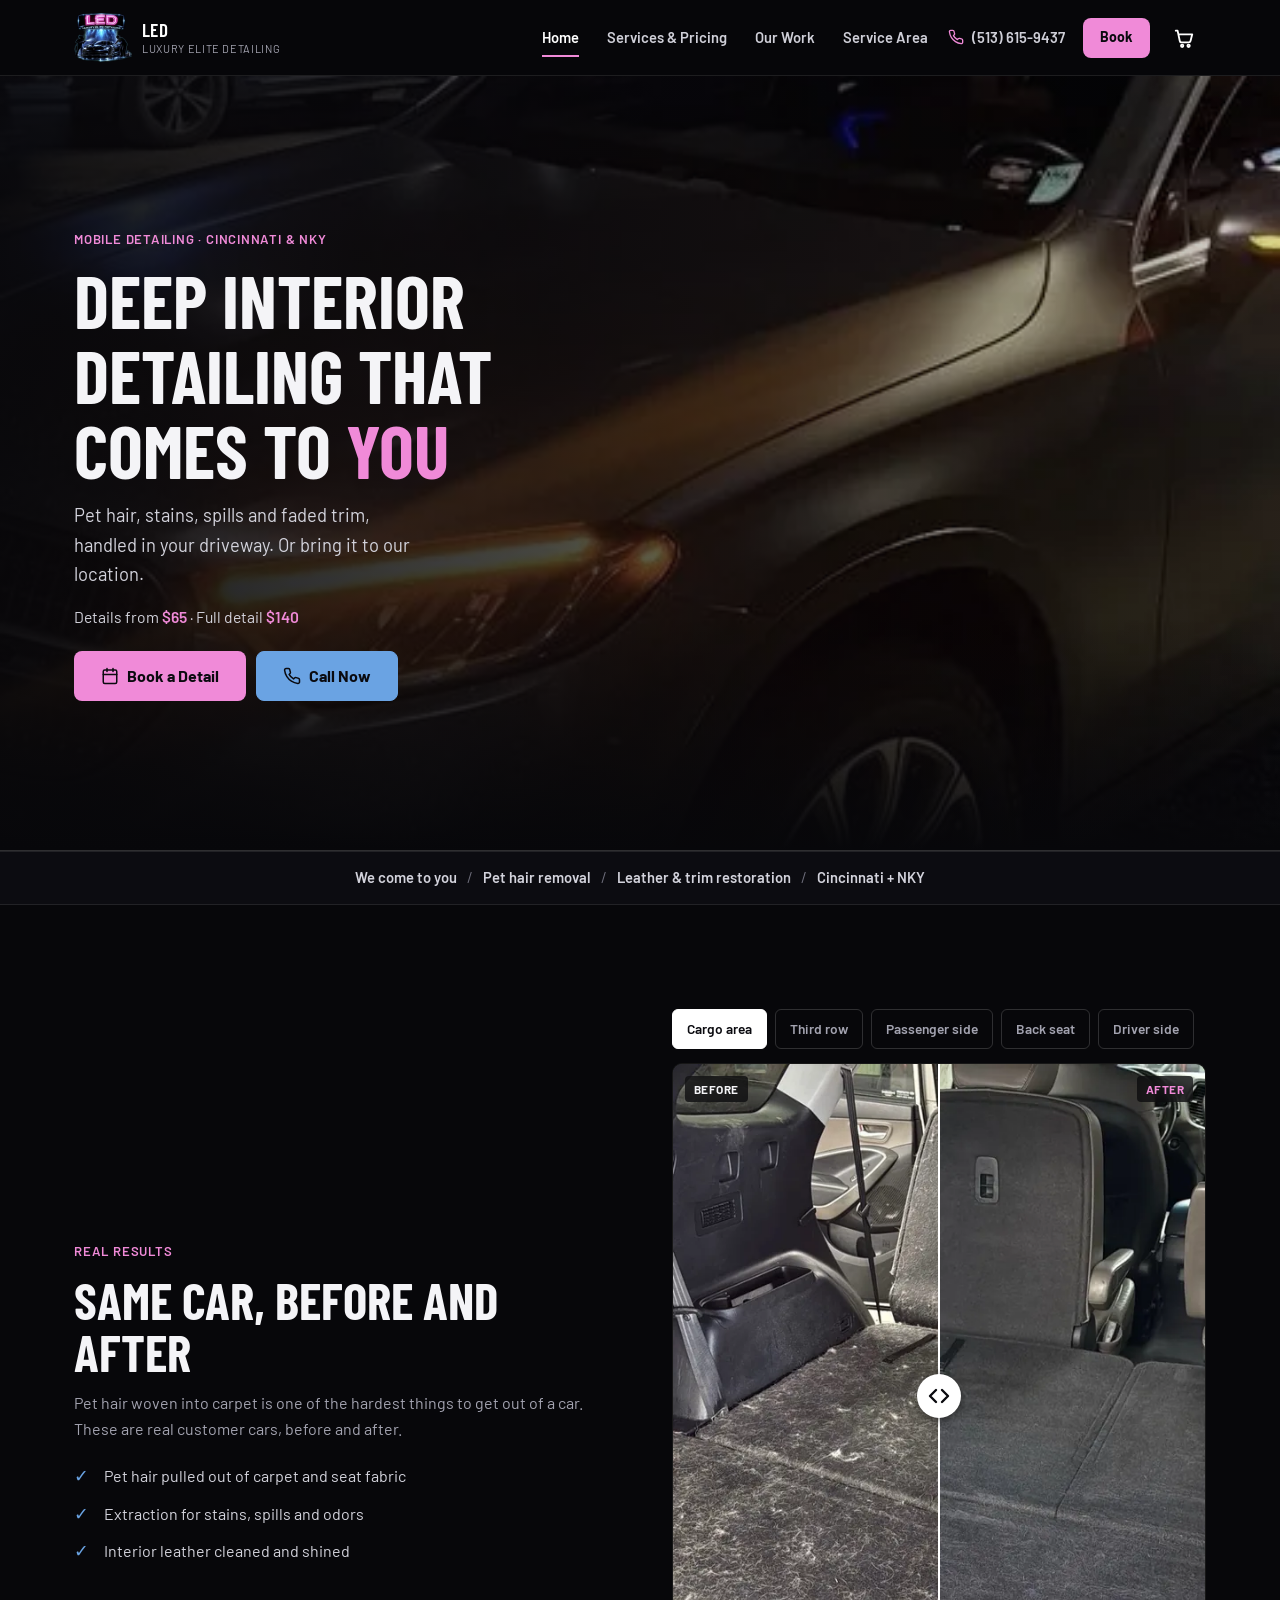
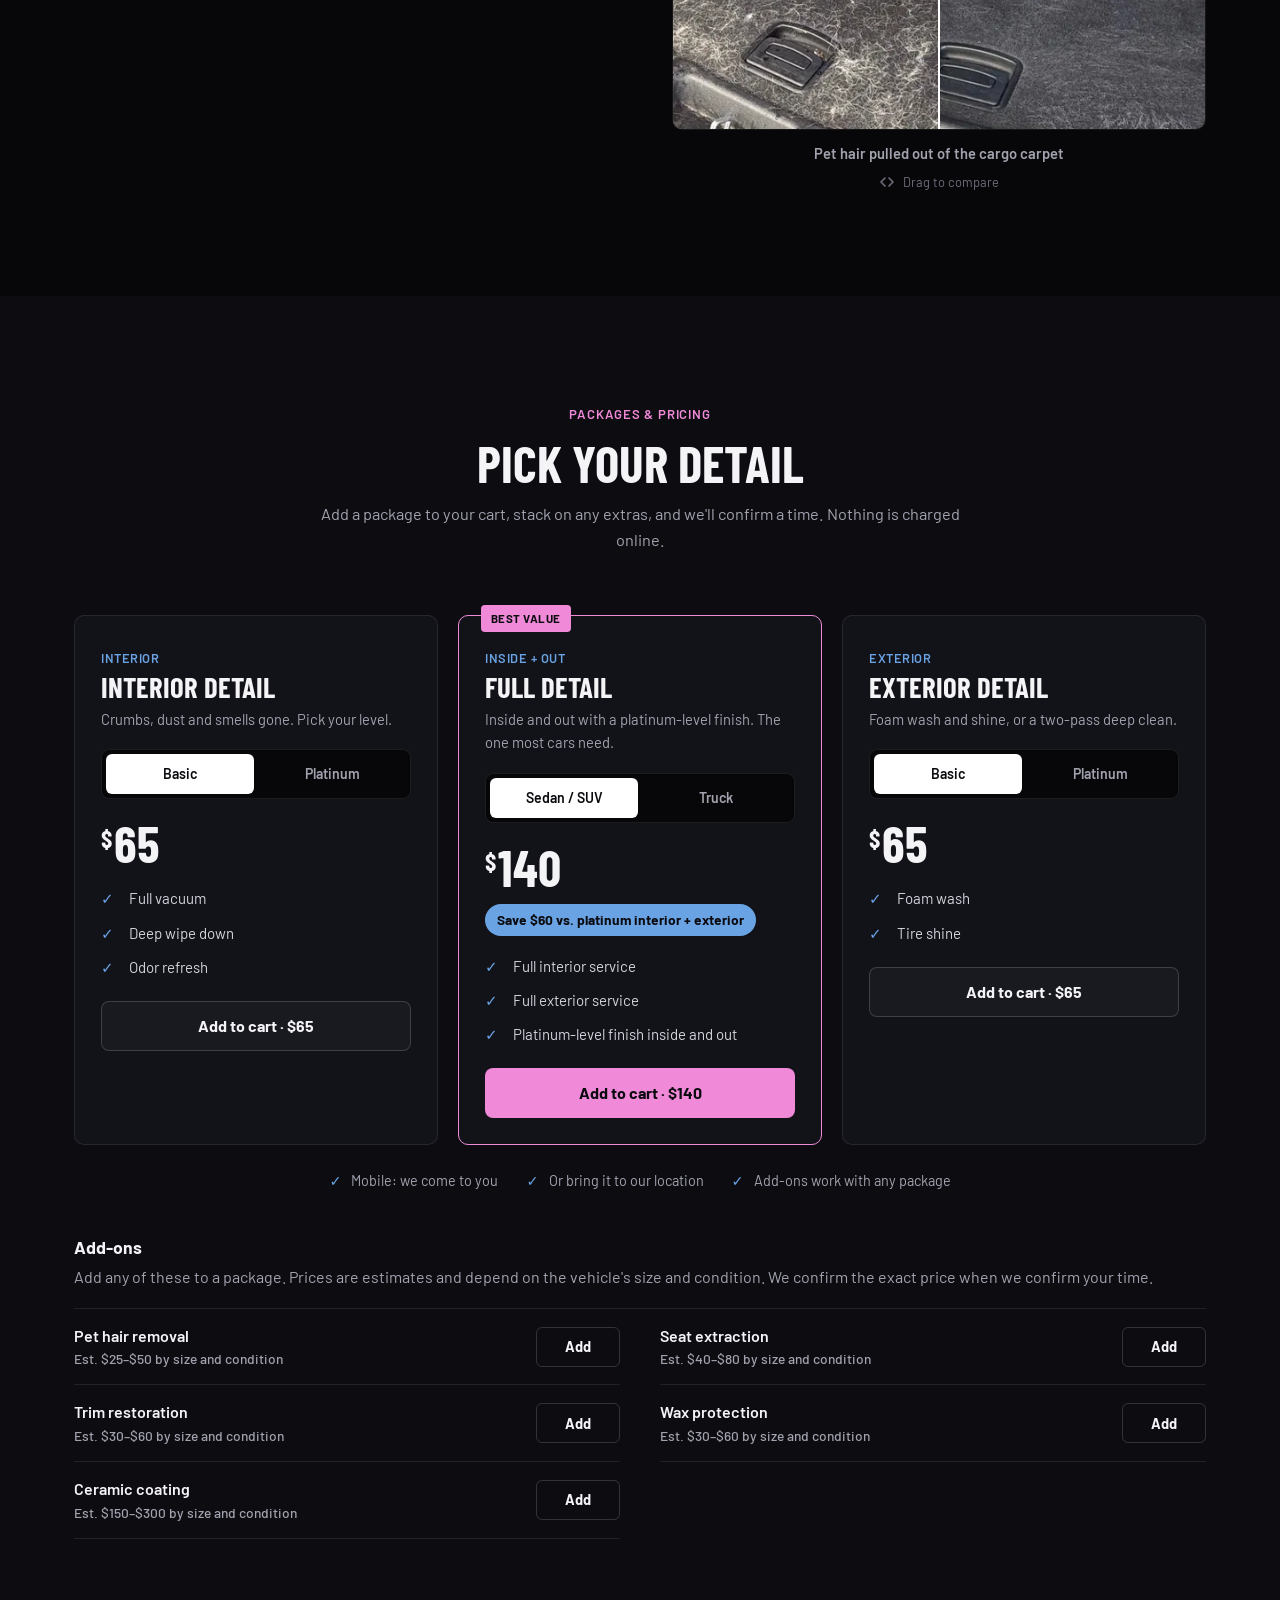
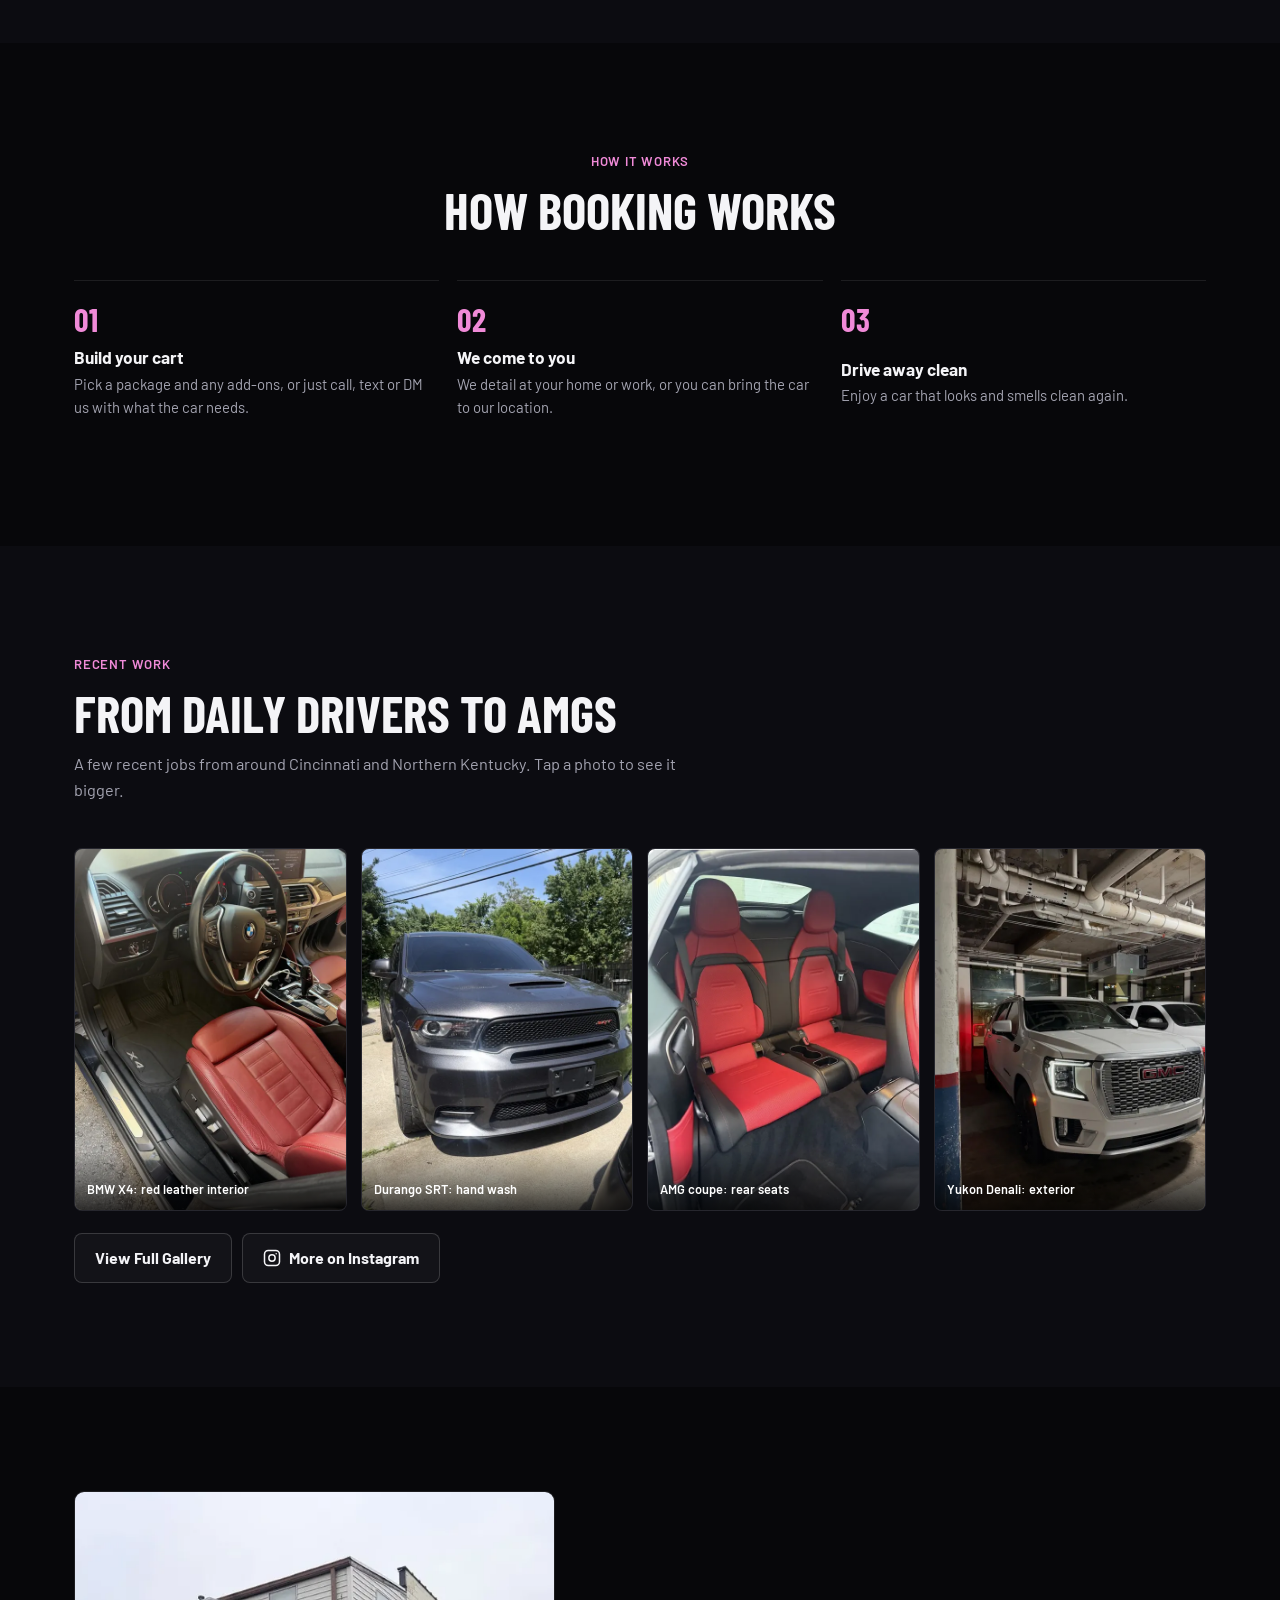
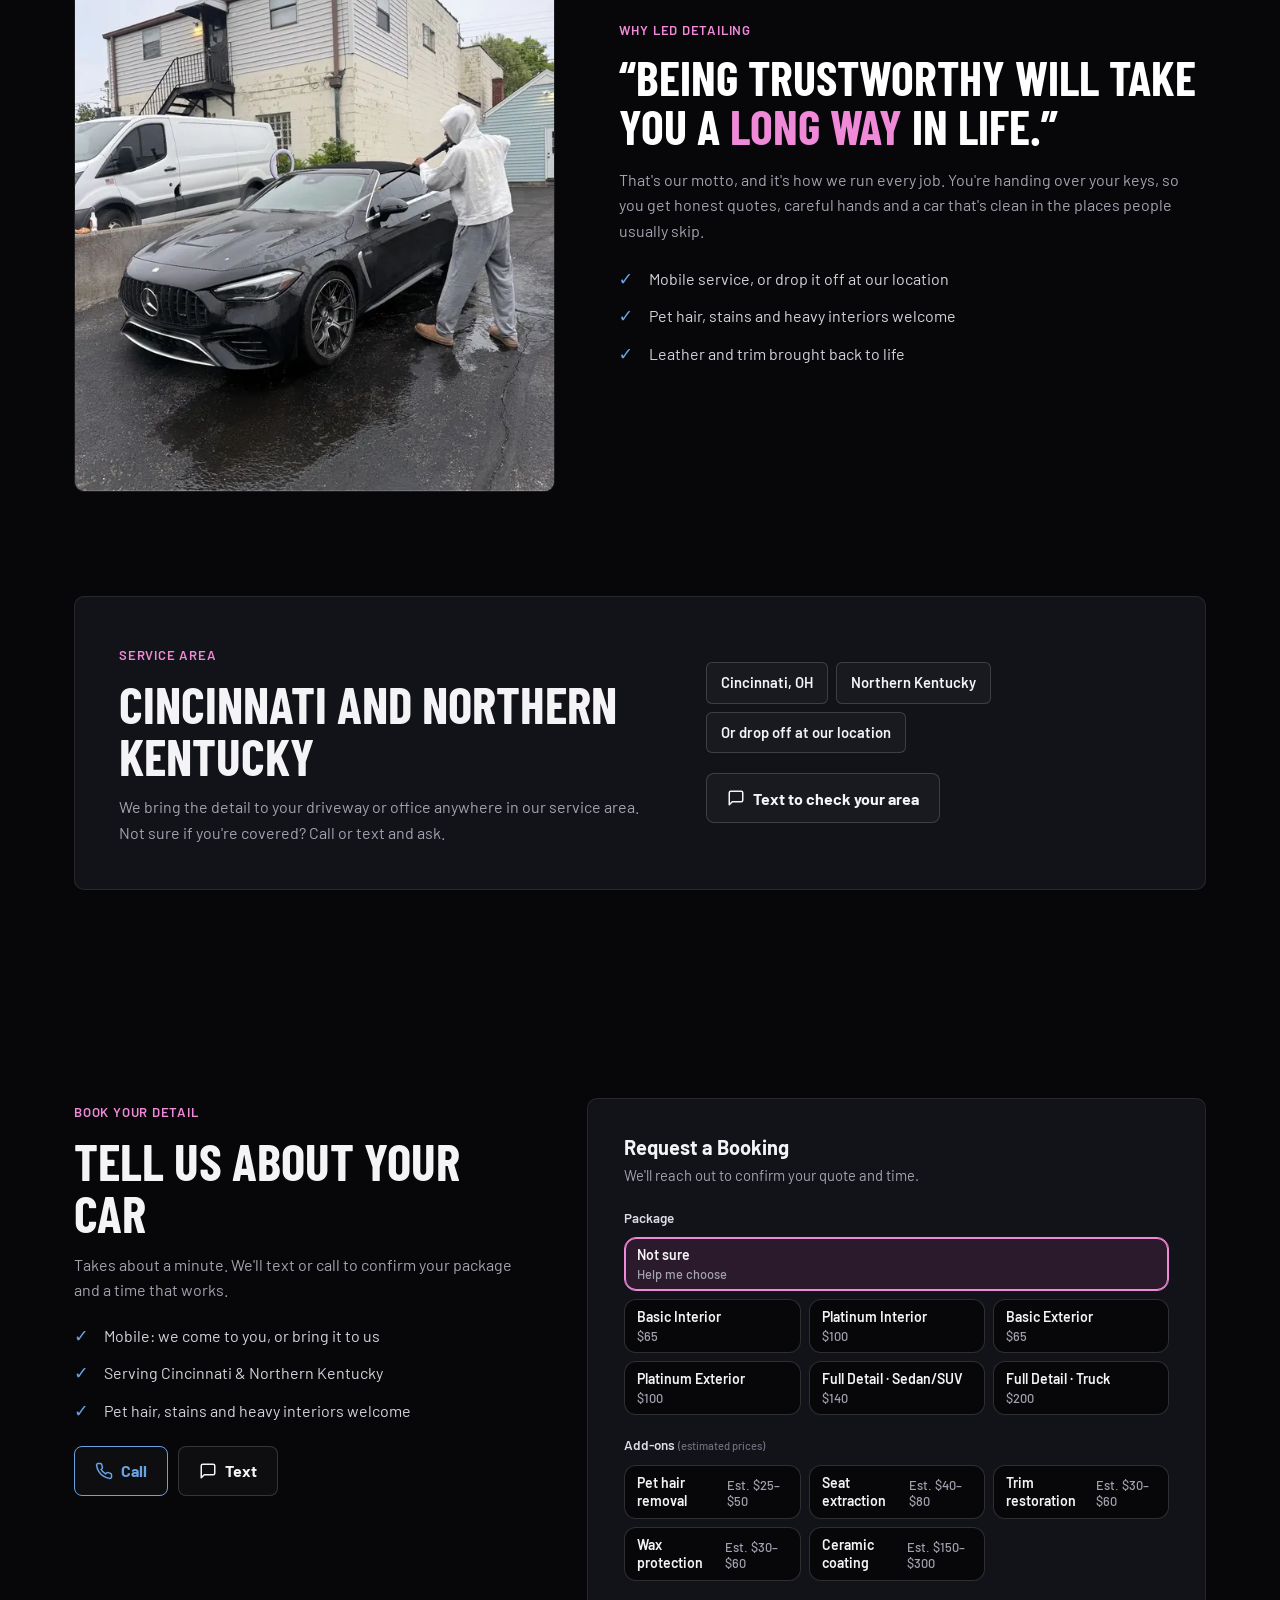
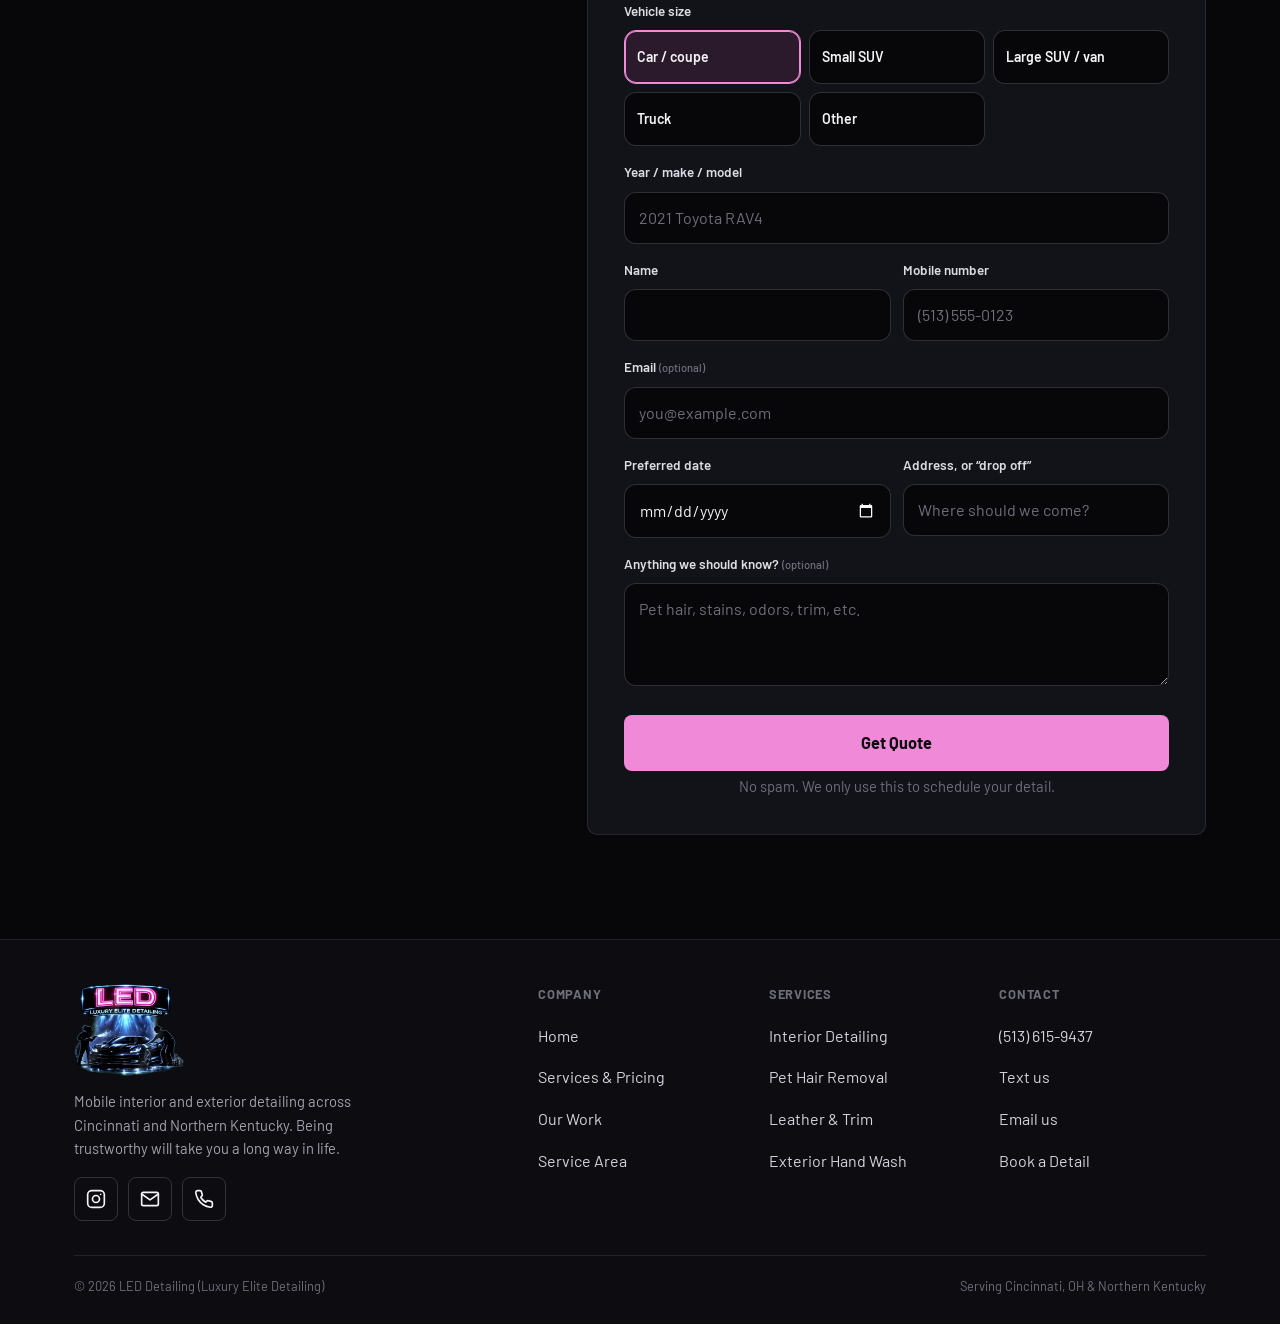
<file: index.html>
<!DOCTYPE html>
<html lang="en" class="no-js">
<head>
  <meta charset="UTF-8" />
  <meta name="viewport" content="width=device-width, initial-scale=1, viewport-fit=cover" />
  <title>Mobile Car Detailing in Cincinnati &amp; NKY | LED Detailing</title>
  <meta name="description" content="LED Detailing (Luxury Elite Detailing): mobile interior detailing, pet hair removal, extraction, leather and trim restoration across Cincinnati, OH and Northern Kentucky. Details from $65." />
  <link rel="canonical" href="https://luxuryelitedetailing.com/" />
  <meta name="theme-color" content="#07070a" />
  <meta property="og:type" content="website" />
  <meta property="og:site_name" content="LED Detailing" />
  <meta property="og:title" content="Mobile Car Detailing in Cincinnati &amp; NKY | LED Detailing" />
  <meta property="og:description" content="LED Detailing (Luxury Elite Detailing): mobile interior detailing, pet hair removal, extraction, leather and trim restoration across Cincinnati, OH and Northern Kentucky. Details from $65." />
  <meta property="og:url" content="https://luxuryelitedetailing.com/" />
  <meta property="og:image" content="https://luxuryelitedetailing.com/assets/hero.jpg" />
  <meta name="twitter:card" content="summary_large_image" />
  <link rel="icon" href="assets/img/icon-192.png" type="image/png" />
  <link rel="apple-touch-icon" href="assets/img/apple-touch-icon.png" />
  <link rel="preconnect" href="https://fonts.googleapis.com" />
  <link rel="preconnect" href="https://fonts.gstatic.com" crossorigin />
  <link href="https://fonts.googleapis.com/css2?family=Barlow:wght@400;500;600;700&family=Barlow+Condensed:wght@600;700&display=swap" rel="stylesheet" />
  <link rel="stylesheet" href="assets/site.css?v=8" />
  <link rel="preload" as="image" href="assets/img/hero-m-600.webp" media="(max-width: 700px)" />
  <script type="application/ld+json">
{
  "@context": "https://schema.org",
  "@type": "AutoWash",
  "name": "LED Detailing",
  "alternateName": "Luxury Elite Detailing",
  "image": "https://luxuryelitedetailing.com/assets/hero.jpg",
  "logo": "https://luxuryelitedetailing.com/assets/logo.png",
  "url": "https://luxuryelitedetailing.com/",
  "telephone": "+15136159437",
  "email": "LuxuryEliteDetailing25@gmail.com",
  "address": {
    "@type": "PostalAddress",
    "addressLocality": "Cincinnati",
    "addressRegion": "OH",
    "addressCountry": "US"
  },
  "areaServed": [
    "Cincinnati, OH",
    "Northern Kentucky"
  ],
  "sameAs": [
    "https://www.instagram.com/luxuryelitedetailing/"
  ],
  "priceRange": "$65-$200",
  "hasOfferCatalog": {
    "@type": "OfferCatalog",
    "name": "Detailing packages",
    "itemListElement": [
      {
        "@type": "Offer",
        "itemOffered": {
          "@type": "Service",
          "name": "Basic Interior"
        },
        "price": "65",
        "priceCurrency": "USD"
      },
      {
        "@type": "Offer",
        "itemOffered": {
          "@type": "Service",
          "name": "Platinum Interior"
        },
        "price": "100",
        "priceCurrency": "USD"
      },
      {
        "@type": "Offer",
        "itemOffered": {
          "@type": "Service",
          "name": "Full Detail (sedans & SUVs)"
        },
        "price": "140",
        "priceCurrency": "USD"
      },
      {
        "@type": "Offer",
        "itemOffered": {
          "@type": "Service",
          "name": "Full Detail (trucks)"
        },
        "price": "200",
        "priceCurrency": "USD"
      },
      {
        "@type": "Offer",
        "itemOffered": {
          "@type": "Service",
          "name": "Basic Exterior"
        },
        "price": "65",
        "priceCurrency": "USD"
      },
      {
        "@type": "Offer",
        "itemOffered": {
          "@type": "Service",
          "name": "Platinum Exterior"
        },
        "price": "100",
        "priceCurrency": "USD"
      }
    ]
  },
  "slogan": "Being Trustworthy Will Take You A Long Way In Life"
}
  </script>
</head>
<body>
  <a class="sr-only" href="#main">Skip to content</a>
  <header class="site-header">
    <div class="wrap">
      <a class="brand" href="index.html" aria-label="LED Detailing home">
        <img src="assets/img/logo-160.webp" width="160" height="134" alt="" />
        <span class="brand-text"><b class="neon">LED</b><small>Luxury Elite Detailing</small></span>
      </a>
      <nav class="nav-desktop" aria-label="Primary"><a href="index.html" aria-current="page">Home</a><a href="services.html">Services &amp; Pricing</a><a href="our-work.html">Our Work</a><a href="index.html#areas">Service Area</a></nav>
      <a class="header-phone" href="tel:5136159437"><svg viewBox="0 0 24 24" fill="none" stroke="currentColor" stroke-width="2" stroke-linecap="round" stroke-linejoin="round" aria-hidden="true"><path d="M22 16.92v3a2 2 0 0 1-2.18 2 19.79 19.79 0 0 1-8.63-3.07 19.5 19.5 0 0 1-6-6 19.79 19.79 0 0 1-3.07-8.67A2 2 0 0 1 4.11 2h3a2 2 0 0 1 2 1.72c.13.96.36 1.9.7 2.81a2 2 0 0 1-.45 2.11L8.09 9.91a16 16 0 0 0 6 6l1.27-1.27a2 2 0 0 1 2.11-.45c.91.34 1.85.57 2.81.7A2 2 0 0 1 22 16.92z"/></svg>(513) 615-9437</a>
      <a class="btn btn-led btn-sm" href="#booking-form">Book</a>
      <button class="menu-btn" aria-label="Menu" aria-expanded="false" aria-controls="menu"><span></span></button>
    </div>
  </header>
  <nav class="menu" id="menu" aria-label="Mobile">
    <a class="link" href="index.html" aria-current="page">Home</a><a class="link" href="services.html">Services &amp; Pricing</a><a class="link" href="our-work.html">Our Work</a><a class="link" href="index.html#areas">Service Area</a>
    <a class="link" href="#booking-form">Book a Detail</a>
    <div class="menu-cta">
      <a class="btn btn-led btn-block" href="tel:5136159437"><svg viewBox="0 0 24 24" fill="none" stroke="currentColor" stroke-width="2" stroke-linecap="round" stroke-linejoin="round" aria-hidden="true"><path d="M22 16.92v3a2 2 0 0 1-2.18 2 19.79 19.79 0 0 1-8.63-3.07 19.5 19.5 0 0 1-6-6 19.79 19.79 0 0 1-3.07-8.67A2 2 0 0 1 4.11 2h3a2 2 0 0 1 2 1.72c.13.96.36 1.9.7 2.81a2 2 0 0 1-.45 2.11L8.09 9.91a16 16 0 0 0 6 6l1.27-1.27a2 2 0 0 1 2.11-.45c.91.34 1.85.57 2.81.7A2 2 0 0 1 22 16.92z"/></svg> Call (513) 615-9437</a>
      <a class="btn btn-ghost btn-block" href="sms:5136159437"><svg viewBox="0 0 24 24" fill="none" stroke="currentColor" stroke-width="2" stroke-linecap="round" stroke-linejoin="round" aria-hidden="true"><path d="M21 15a2 2 0 0 1-2 2H7l-4 4V5a2 2 0 0 1 2-2h14a2 2 0 0 1 2 2z"/></svg> Text us</a>
      <a class="btn btn-ghost btn-block" href="https://www.instagram.com/luxuryelitedetailing/" target="_blank" rel="noopener"><svg viewBox="0 0 24 24" fill="none" stroke="currentColor" stroke-width="2" stroke-linecap="round" stroke-linejoin="round" aria-hidden="true"><rect x="2" y="2" width="20" height="20" rx="5"/><circle cx="12" cy="12" r="4.2"/><circle cx="17.6" cy="6.4" r="1" fill="currentColor" stroke="none"/></svg> @luxuryelitedetailing</a>
    </div>
  </nav>

  <main id="main">
  <section class="hero">
    <picture class="hero-bg">
      <source media="(max-width: 700px)" srcset="assets/img/hero-m-600.webp" />
      <source srcset="assets/img/hero-1000.webp" type="image/webp" />
      <img src="assets/hero.jpg" width="960" height="660" alt="Matte gray Mercedes GLC with headlights on, parked downtown at night" fetchpriority="high" />
    </picture>
    <div class="wrap">
      <span class="eyebrow">Mobile Detailing · Cincinnati &amp; NKY</span>
      <h1>Deep interior detailing that comes to <span class="grad">you</span></h1>
      <p class="hero-sub">Pet hair, stains, spills and faded trim, handled in your driveway. Or bring it to our location.</p>
      <div class="hero-price">Details from <b>$65</b> · Full detail <b>$140</b></div>
      <div class="hero-actions">
        <a class="btn btn-led" href="#booking-form"><svg viewBox="0 0 24 24" fill="none" stroke="currentColor" stroke-width="2" stroke-linecap="round" stroke-linejoin="round" aria-hidden="true"><rect x="3" y="4" width="18" height="18" rx="2"/><path d="M16 2v4M8 2v4M3 10h18"/></svg> Book a Detail</a>
        <a class="btn btn-ghost" href="tel:5136159437"><svg viewBox="0 0 24 24" fill="none" stroke="currentColor" stroke-width="2" stroke-linecap="round" stroke-linejoin="round" aria-hidden="true"><path d="M22 16.92v3a2 2 0 0 1-2.18 2 19.79 19.79 0 0 1-8.63-3.07 19.5 19.5 0 0 1-6-6 19.79 19.79 0 0 1-3.07-8.67A2 2 0 0 1 4.11 2h3a2 2 0 0 1 2 1.72c.13.96.36 1.9.7 2.81a2 2 0 0 1-.45 2.11L8.09 9.91a16 16 0 0 0 6 6l1.27-1.27a2 2 0 0 1 2.11-.45c.91.34 1.85.57 2.81.7A2 2 0 0 1 22 16.92z"/></svg> Call Now</a>
      </div>
    </div>
  </section>
  <div class="strip"></div>

  <div class="facts">
    <ul aria-label="Highlights">
      <li><svg viewBox="0 0 24 24" fill="none" stroke="currentColor" stroke-width="2" stroke-linecap="round" stroke-linejoin="round" aria-hidden="true"><path d="M1 3h15v13H1zM16 8h4l3 3v5h-7z"/><circle cx="5.5" cy="18.5" r="2.5"/><circle cx="18.5" cy="18.5" r="2.5"/></svg> We come to you</li>
      <li><svg viewBox="0 0 24 24" fill="currentColor" aria-hidden="true"><circle cx="5" cy="10" r="2.2"/><circle cx="9" cy="5.5" r="2.2"/><circle cx="15" cy="5.5" r="2.2"/><circle cx="19" cy="10" r="2.2"/><path d="M12 11c-3 0-6 4.5-6 7a3 3 0 0 0 3 3c1.2 0 2-.6 3-.6s1.8.6 3 .6a3 3 0 0 0 3-3c0-2.5-3-7-6-7z"/></svg> Pet hair removal</li>
      <li><svg viewBox="0 0 24 24" fill="none" stroke="currentColor" stroke-width="2" stroke-linecap="round" stroke-linejoin="round" aria-hidden="true"><path d="M12 3v4M12 17v4M3 12h4M17 12h4M5.6 5.6l2.8 2.8M15.6 15.6l2.8 2.8M5.6 18.4l2.8-2.8M15.6 8.4l2.8-2.8"/></svg> Leather &amp; trim restoration</li>
      <li><svg viewBox="0 0 24 24" fill="none" stroke="currentColor" stroke-width="2" stroke-linecap="round" stroke-linejoin="round" aria-hidden="true"><path d="M21 10c0 7-9 13-9 13S3 17 3 10a9 9 0 0 1 18 0z"/><circle cx="12" cy="10" r="3"/></svg> Cincinnati + NKY</li>
    </ul>
  </div>

  <section class="section">
    <div class="wrap split">
      <div class="reveal">
        <span class="eyebrow">Real Results</span>
        <h2>Same car, before and after</h2>
        <p style="margin-top:12px">Pet hair woven into carpet is one of the hardest things to get out of a car. These are real customer cars, before and after.</p>
        <ul class="proof-list">
          <li><span class="check"><svg viewBox="0 0 24 24" fill="none" stroke="currentColor" stroke-width="3" stroke-linecap="round" stroke-linejoin="round" aria-hidden="true"><path d="M20 6 9 17l-5-5"/></svg></span> Pet hair pulled out of carpet and seat fabric</li>
          <li><span class="check"><svg viewBox="0 0 24 24" fill="none" stroke="currentColor" stroke-width="3" stroke-linecap="round" stroke-linejoin="round" aria-hidden="true"><path d="M20 6 9 17l-5-5"/></svg></span> Extraction for stains, spills and odors</li>
          <li><span class="check"><svg viewBox="0 0 24 24" fill="none" stroke="currentColor" stroke-width="3" stroke-linecap="round" stroke-linejoin="round" aria-hidden="true"><path d="M20 6 9 17l-5-5"/></svg></span> Interior leather cleaned and shined</li>
        </ul>
      </div>
      <div class="reveal">
        <div class="ba-switch" data-target="#ba-home" data-caption="#ba-home-cap" role="group" aria-label="Choose a before and after"><button type="button" data-pair="01" data-before-alt="SUV cargo area covered in pet hair" data-after-alt="Same cargo area after pet hair removal and vacuum" data-cap="Pet hair pulled out of the cargo carpet" aria-pressed="true">Cargo area</button><button type="button" data-pair="05" data-before-alt="SUV third-row floor matted with pet hair" data-after-alt="Same third-row floor after pet hair removal" data-cap="Pet hair and debris cleared from the floor" aria-pressed="false">Third row</button><button type="button" data-pair="02" data-before-alt="BMW X4 passenger footwell with trash and debris" data-after-alt="BMW X4 passenger side after interior detail" data-cap="Trash cleared, carpet vacuumed, leather cleaned" aria-pressed="false">Passenger side</button><button type="button" data-pair="03" data-before-alt="Rear seat and floor with crumbs and trash" data-after-alt="Rear seat and floor after interior detail" data-cap="Crumbs, trash and floor mats cleaned up" aria-pressed="false">Back seat</button><button type="button" data-pair="04" data-before-alt="Camaro driver seat and floor mat before detailing" data-after-alt="Camaro driver side after interior detail" data-cap="Seat wiped down, floor mat cleaned" aria-pressed="false">Driver side</button></div>
        <div class="ba" id="ba-home">
            <img src="assets/after-01.jpg" srcset="assets/img/after-01-600.webp 600w, assets/img/after-01-1000.webp 1000w" sizes="(min-width: 960px) 45vw, 92vw" width="960" height="1200" alt="Same cargo area after pet hair removal and vacuum" loading="lazy" decoding="async" />
            <img class="ba-before" src="assets/before-01.jpg" srcset="assets/img/before-01-600.webp 600w, assets/img/before-01-1000.webp 1000w" sizes="(min-width: 960px) 45vw, 92vw" width="960" height="1200" alt="SUV cargo area covered in pet hair" loading="lazy" decoding="async" />
            <span class="tag before">Before</span><span class="tag after">After</span>
            <span class="ba-line"></span><span class="ba-knob"><svg viewBox="0 0 24 24" fill="none" stroke="currentColor" stroke-width="2.4" stroke-linecap="round" stroke-linejoin="round" aria-hidden="true"><path d="m9 6-6 6 6 6M15 6l6 6-6 6"/></svg></span>
            <input type="range" min="0" max="100" value="50" aria-label="Drag to compare before and after" />
          </div>
        <p class="ba-cap" id="ba-home-cap">Pet hair pulled out of the cargo carpet</p>
        <p class="ba-hint"><svg width="16" height="16" viewBox="0 0 24 24" fill="none" stroke="currentColor" stroke-width="2.4" stroke-linecap="round" stroke-linejoin="round" aria-hidden="true"><path d="m9 6-6 6 6 6M15 6l6 6-6 6"/></svg> Drag to compare</p>
      </div>
    </div>
  </section>

  <section class="section alt" id="packages">
    <div class="wrap">
      <div class="head center reveal">
        <span class="eyebrow">Packages &amp; Pricing</span>
        <h2>Pick your detail</h2>
        <p>Add a package to your cart, stack on any extras, and we'll confirm a time. Nothing is charged online.</p>
      </div>
      <div class="pkgs">
        <article class="pkg">
          <span class="tier">Interior</span>
          <h3>Interior Detail</h3>
          <p class="for">Crumbs, dust and smells gone. Pick your level.</p>
          <div class="seg" role="group" aria-label="Interior Detail options"><button type="button" data-opt="basic" aria-pressed="true">Basic</button><button type="button" data-opt="platinum" aria-pressed="false">Platinum</button></div>
            <div class="opt" data-opt="basic" data-book="Basic Interior ($65)" data-cta="Add to cart · $65">
              <div class="price"><sup>$</sup>65</div>
              <ul class="includes"><li>Full vacuum</li><li>Deep wipe down</li><li>Odor refresh</li></ul>
            </div>
            <div class="opt" data-opt="platinum" data-book="Platinum Interior ($100)" data-cta="Add to cart · $100" hidden>
              <div class="price"><sup>$</sup>100</div>
              <ul class="includes"><li>Deep vacuum &amp; full wipe down</li><li>Interior glass cleaned</li><li>Interior shine applied</li><li>Odor elimination</li></ul>
            </div>
          <a class="btn btn-ghost pkg-book" href="#booking-form" data-book="Basic Interior ($65)">Add to cart · $65</a>
        </article>
        <article class="pkg featured">
          <span class="ribbon">Best Value</span><span class="tier">Inside + Out</span>
          <h3>Full Detail</h3>
          <p class="for">Inside and out with a platinum-level finish. The one most cars need.</p>
          <div class="seg" role="group" aria-label="Full Detail options"><button type="button" data-opt="car" aria-pressed="true">Sedan / SUV</button><button type="button" data-opt="truck" aria-pressed="false">Truck</button></div>
            <div class="opt" data-opt="car" data-book="Full Detail: sedan/SUV ($140)" data-cta="Add to cart · $140">
              <div class="price"><sup>$</sup>140</div><p class="save">Save $60 vs. platinum interior + exterior</p>
              <ul class="includes"><li>Full interior service</li><li>Full exterior service</li><li>Platinum-level finish inside and out</li></ul>
            </div>
            <div class="opt" data-opt="truck" data-book="Full Detail: truck ($200)" data-cta="Add to cart · $200" hidden>
              <div class="price"><sup>$</sup>200</div>
              <ul class="includes"><li>Full interior service</li><li>Full exterior service</li><li>Platinum-level finish inside and out</li></ul>
            </div>
          <a class="btn btn-led pkg-book" href="#booking-form" data-book="Full Detail: sedan/SUV ($140)">Add to cart · $140</a>
        </article>
        <article class="pkg">
          <span class="tier">Exterior</span>
          <h3>Exterior Detail</h3>
          <p class="for">Foam wash and shine, or a two-pass deep clean.</p>
          <div class="seg" role="group" aria-label="Exterior Detail options"><button type="button" data-opt="basic" aria-pressed="true">Basic</button><button type="button" data-opt="platinum" aria-pressed="false">Platinum</button></div>
            <div class="opt" data-opt="basic" data-book="Basic Exterior ($65)" data-cta="Add to cart · $65">
              <div class="price"><sup>$</sup>65</div>
              <ul class="includes"><li>Foam wash</li><li>Tire shine</li></ul>
            </div>
            <div class="opt" data-opt="platinum" data-book="Platinum Exterior ($100)" data-cta="Add to cart · $100" hidden>
              <div class="price"><sup>$</sup>100</div>
              <ul class="includes"><li>Foam wash (2x for deep clean)</li><li>Full wipe down (2x)</li><li>Tire shine</li><li>Exterior glass cleaned</li><li>Door jambs cleaned</li></ul>
            </div>
          <a class="btn btn-ghost pkg-book" href="#booking-form" data-book="Basic Exterior ($65)">Add to cart · $65</a>
        </article>
      </div>
      <div class="dots" aria-hidden="true"></div>
      <ul class="pkg-trust">
        <li>Mobile: we come to you</li><li>Or bring it to our location</li><li>Add-ons work with any package</li>
      </ul>
      <div class="addons-pick">
        <h3>Add-ons</h3>
        <p>Add any of these to a package. Prices are estimates and depend on the vehicle's size and condition. We confirm the exact price when we confirm your time.</p>
        <ul class="addon-list"><li><span class="a-name">Pet hair removal<small>Est. $25–$50 by size and condition</small></span><button class="add-btn" type="button" data-addon="Pet hair removal" aria-pressed="false">Add</button></li><li><span class="a-name">Seat extraction<small>Est. $40–$80 by size and condition</small></span><button class="add-btn" type="button" data-addon="Seat extraction" aria-pressed="false">Add</button></li><li><span class="a-name">Trim restoration<small>Est. $30–$60 by size and condition</small></span><button class="add-btn" type="button" data-addon="Trim restoration" aria-pressed="false">Add</button></li><li><span class="a-name">Wax protection<small>Est. $30–$60 by size and condition</small></span><button class="add-btn" type="button" data-addon="Wax protection" aria-pressed="false">Add</button></li><li><span class="a-name">Ceramic coating<small>Est. $150–$300 by size and condition</small></span><button class="add-btn" type="button" data-addon="Ceramic coating" aria-pressed="false">Add</button></li></ul>
      </div>
    </div>
  </section>

  <section class="section">
    <div class="wrap">
      <div class="head center reveal">
        <span class="eyebrow">How It Works</span>
        <h2>How booking works</h2>
      </div>
      <ol class="steps" style="padding:0;list-style:none">
        <li class="step reveal"><div><h3>Build your cart</h3><p>Pick a package and any add-ons, or just call, text or DM us with what the car needs.</p></div></li>
        <li class="step reveal"><div><h3>We come to you</h3><p>We detail at your home or work, or you can bring the car to our location.</p></div></li>
        <li class="step reveal"><div><h3>Drive away clean</h3><p>Enjoy a car that looks and smells clean again.</p></div></li>
      </ol>
    </div>
  </section>

  <section class="section alt">
    <div class="wrap">
      <div class="head reveal">
        <span class="eyebrow">Recent Work</span>
        <h2>From daily drivers to AMGs</h2>
        <p>A few recent jobs from around Cincinnati and Northern Kentucky. Tap a photo to see it bigger.</p>
      </div>
      <div class="rail"><figure class="shot reveal" data-full="assets/img/gallery-01-1000.webp"><img src="assets/gallery-01.jpg" srcset="assets/img/gallery-01-600.webp 600w, assets/img/gallery-01-1000.webp 1000w" sizes="(min-width: 960px) 24vw, (min-width: 600px) 40vw, 72vw" width="1200" height="1600" alt="BMW X4 driver side with red leather seat after interior detail" loading="lazy" decoding="async" /><figcaption>BMW X4: red leather interior</figcaption></figure><figure class="shot reveal" data-full="assets/img/gallery-02-1000.webp"><img src="assets/gallery-02.jpg" srcset="assets/img/gallery-02-600.webp 600w, assets/img/gallery-02-1000.webp 1000w" sizes="(min-width: 960px) 24vw, (min-width: 600px) 40vw, 72vw" width="960" height="1200" alt="Dodge Durango SRT after an exterior hand wash" loading="lazy" decoding="async" /><figcaption>Durango SRT: hand wash</figcaption></figure><figure class="shot reveal" data-full="assets/img/gallery-04-1000.webp"><img src="assets/gallery-04.jpg" srcset="assets/img/gallery-04-600.webp 600w, assets/img/gallery-04-1000.webp 1000w" sizes="(min-width: 960px) 24vw, (min-width: 600px) 40vw, 72vw" width="1000" height="1333" alt="Red and black rear seats in a Mercedes-AMG coupe" loading="lazy" decoding="async" /><figcaption>AMG coupe: rear seats</figcaption></figure><figure class="shot reveal" data-full="assets/img/gallery-03-1000.webp"><img src="assets/gallery-03.jpg" srcset="assets/img/gallery-03-600.webp 600w, assets/img/gallery-03-1000.webp 1000w" sizes="(min-width: 960px) 24vw, (min-width: 600px) 40vw, 72vw" width="1200" height="1600" alt="White GMC Yukon Denali after exterior detail" loading="lazy" decoding="async" /><figcaption>Yukon Denali: exterior</figcaption></figure></div>
      <div class="row-actions">
        <a class="btn btn-ghost" href="our-work.html">View Full Gallery</a>
        <a class="btn btn-ghost" href="https://www.instagram.com/luxuryelitedetailing/" target="_blank" rel="noopener"><svg viewBox="0 0 24 24" fill="none" stroke="currentColor" stroke-width="2" stroke-linecap="round" stroke-linejoin="round" aria-hidden="true"><rect x="2" y="2" width="20" height="20" rx="5"/><circle cx="12" cy="12" r="4.2"/><circle cx="17.6" cy="6.4" r="1" fill="currentColor" stroke="none"/></svg> More on Instagram</a>
      </div>
    </div>
  </section>

  <section class="section" id="about">
    <div class="wrap about">
      <div class="about-media reveal">
        <img src="assets/team.jpg" srcset="assets/img/team-600.webp 600w, assets/img/team-1000.webp 1000w" sizes="(min-width: 960px) 40vw, 92vw" width="1000" height="1333" alt="LED Detailing hand washing a black Mercedes-AMG convertible" loading="lazy" decoding="async" />
        <div class="strip"></div>
      </div>
      <div class="reveal">
        <span class="eyebrow">Why LED Detailing</span>
        <p class="motto">&ldquo;Being trustworthy will take you a <em class="grad">long way</em> in life.&rdquo;</p>
        <p class="body">That's our motto, and it's how we run every job. You're handing over your keys, so you get honest quotes, careful hands and a car that's clean in the places people usually skip.</p>
        <ul class="proof-list">
          <li><span class="check"><svg viewBox="0 0 24 24" fill="none" stroke="currentColor" stroke-width="3" stroke-linecap="round" stroke-linejoin="round" aria-hidden="true"><path d="M20 6 9 17l-5-5"/></svg></span> Mobile service, or drop it off at our location</li>
          <li><span class="check"><svg viewBox="0 0 24 24" fill="none" stroke="currentColor" stroke-width="3" stroke-linecap="round" stroke-linejoin="round" aria-hidden="true"><path d="M20 6 9 17l-5-5"/></svg></span> Pet hair, stains and heavy interiors welcome</li>
          <li><span class="check"><svg viewBox="0 0 24 24" fill="none" stroke="currentColor" stroke-width="3" stroke-linecap="round" stroke-linejoin="round" aria-hidden="true"><path d="M20 6 9 17l-5-5"/></svg></span> Leather and trim brought back to life</li>
        </ul>
      </div>
    </div>
  </section>

  <section class="section" id="areas" style="padding-top:0">
    <div class="wrap">
      <div class="area-card reveal">
        <div>
          <span class="eyebrow blue">Service Area</span>
          <h2>Cincinnati and Northern Kentucky</h2>
          <p style="margin-top:12px">We bring the detail to your driveway or office anywhere in our service area. Not sure if you're covered? Call or text and ask.</p>
        </div>
        <div>
          <div class="chips"><span>Cincinnati, OH</span><span>Northern Kentucky</span><span>Or drop off at our location</span></div>
          <div class="row-actions">
            <a class="btn btn-ghost" href="sms:5136159437"><svg viewBox="0 0 24 24" fill="none" stroke="currentColor" stroke-width="2" stroke-linecap="round" stroke-linejoin="round" aria-hidden="true"><path d="M21 15a2 2 0 0 1-2 2H7l-4 4V5a2 2 0 0 1 2-2h14a2 2 0 0 1 2 2z"/></svg> Text to check your area</a>
          </div>
        </div>
      </div>
    </div>
  </section>

  <section class="section" id="quote">
    <div class="wrap book">
      <div class="book-copy reveal">
        <span class="eyebrow">Book Your Detail</span>
        <h2>Tell us about your car</h2>
        <p style="margin-top:12px">Takes about a minute. We'll text or call to confirm your package and a time that works.</p>
        <ul class="perks">
          <li><span class="check"><svg viewBox="0 0 24 24" fill="none" stroke="currentColor" stroke-width="3" stroke-linecap="round" stroke-linejoin="round" aria-hidden="true"><path d="M20 6 9 17l-5-5"/></svg></span> Mobile: we come to you, or bring it to us</li>
          <li><span class="check"><svg viewBox="0 0 24 24" fill="none" stroke="currentColor" stroke-width="3" stroke-linecap="round" stroke-linejoin="round" aria-hidden="true"><path d="M20 6 9 17l-5-5"/></svg></span> Serving Cincinnati &amp; Northern Kentucky</li>
          <li><span class="check"><svg viewBox="0 0 24 24" fill="none" stroke="currentColor" stroke-width="3" stroke-linecap="round" stroke-linejoin="round" aria-hidden="true"><path d="M20 6 9 17l-5-5"/></svg></span> Pet hair, stains and heavy interiors welcome</li>
        </ul>
        <div class="contact-quick">
          <a class="btn btn-ghost" href="tel:5136159437"><svg viewBox="0 0 24 24" fill="none" stroke="currentColor" stroke-width="2" stroke-linecap="round" stroke-linejoin="round" aria-hidden="true"><path d="M22 16.92v3a2 2 0 0 1-2.18 2 19.79 19.79 0 0 1-8.63-3.07 19.5 19.5 0 0 1-6-6 19.79 19.79 0 0 1-3.07-8.67A2 2 0 0 1 4.11 2h3a2 2 0 0 1 2 1.72c.13.96.36 1.9.7 2.81a2 2 0 0 1-.45 2.11L8.09 9.91a16 16 0 0 0 6 6l1.27-1.27a2 2 0 0 1 2.11-.45c.91.34 1.85.57 2.81.7A2 2 0 0 1 22 16.92z"/></svg> Call</a>
          <a class="btn btn-ghost" href="sms:5136159437"><svg viewBox="0 0 24 24" fill="none" stroke="currentColor" stroke-width="2" stroke-linecap="round" stroke-linejoin="round" aria-hidden="true"><path d="M21 15a2 2 0 0 1-2 2H7l-4 4V5a2 2 0 0 1 2-2h14a2 2 0 0 1 2 2z"/></svg> Text</a>
        </div>
      </div>
      <form class="form reveal" id="booking-form" action="/thank-you.html" name="booking" method="POST" data-netlify="true" netlify-honeypot="company">
        <input type="hidden" name="form-name" value="booking" />
        <p hidden><label>Leave blank <input name="company" tabindex="-1" autocomplete="off" /></label></p>
        <h3>Request a Booking</h3>
        <p>We'll reach out to confirm your quote and time.</p>
        <div class="form-cart" hidden></div>
        <input type="hidden" name="addons" value="" />

        <fieldset class="fieldset">
          <legend class="legend">Package</legend>
          <div class="choices"><label class="choice wide"><input type="radio" name="service" value="" checked /><span>Not sure<small>Help me choose</small></span></label><label class="choice"><input type="radio" name="service" value="Basic Interior ($65)" /><span>Basic Interior<small>$65</small></span></label><label class="choice"><input type="radio" name="service" value="Platinum Interior ($100)" /><span>Platinum Interior<small>$100</small></span></label><label class="choice"><input type="radio" name="service" value="Basic Exterior ($65)" /><span>Basic Exterior<small>$65</small></span></label><label class="choice"><input type="radio" name="service" value="Platinum Exterior ($100)" /><span>Platinum Exterior<small>$100</small></span></label><label class="choice"><input type="radio" name="service" value="Full Detail: sedan/SUV ($140)" /><span>Full Detail · Sedan/SUV<small>$140</small></span></label><label class="choice"><input type="radio" name="service" value="Full Detail: truck ($200)" /><span>Full Detail · Truck<small>$200</small></span></label></div>
        </fieldset>

        <fieldset class="fieldset">
          <legend class="legend">Add-ons <small>(estimated prices)</small></legend>
          <div class="choices"><label class="choice check-box"><input type="checkbox" name="addon" value="Pet hair removal" /><span>Pet hair removal<small>Est. $25–$50</small></span></label><label class="choice check-box"><input type="checkbox" name="addon" value="Seat extraction" /><span>Seat extraction<small>Est. $40–$80</small></span></label><label class="choice check-box"><input type="checkbox" name="addon" value="Trim restoration" /><span>Trim restoration<small>Est. $30–$60</small></span></label><label class="choice check-box"><input type="checkbox" name="addon" value="Wax protection" /><span>Wax protection<small>Est. $30–$60</small></span></label><label class="choice check-box"><input type="checkbox" name="addon" value="Ceramic coating" /><span>Ceramic coating<small>Est. $150–$300</small></span></label></div>
        </fieldset>

        <fieldset class="fieldset">
          <legend class="legend">Vehicle size</legend>
          <div class="choices"><label class="choice"><input type="radio" name="size" value="Car / sedan / coupe" checked /><span>Car / coupe</span></label><label class="choice"><input type="radio" name="size" value="Small SUV / crossover" /><span>Small SUV</span></label><label class="choice"><input type="radio" name="size" value="Large SUV / minivan / 3-row" /><span>Large SUV / van</span></label><label class="choice"><input type="radio" name="size" value="Truck" /><span>Truck</span></label><label class="choice"><input type="radio" name="size" value="Other" /><span>Other</span></label></div>
        </fieldset>

        <div class="field"><label for="vehicle">Year / make / model</label><input id="vehicle" name="vehicle" type="text" required placeholder="2021 Toyota RAV4" autocomplete="off" autocapitalize="words" /></div>
        <div class="two">
          <div class="field"><label for="name">Name</label><input id="name" name="name" type="text" required autocomplete="name" autocapitalize="words" /></div>
          <div class="field"><label for="phone">Mobile number</label><input id="phone" name="phone" type="tel" required autocomplete="tel" inputmode="tel" placeholder="(513) 555-0123" /></div>
        </div>
        <div class="field"><label for="email">Email <small>(optional)</small></label><input id="email" name="email" type="email" autocomplete="email" inputmode="email" placeholder="you@example.com" /></div>
        <div class="two">
          <div class="field"><label for="date">Preferred date</label><input id="date" name="date" type="date" /></div>
          <div class="field"><label for="where">Address, or &ldquo;drop off&rdquo;</label><input id="where" name="location" type="text" autocomplete="street-address" placeholder="Where should we come?" /></div>
        </div>
        <div class="field"><label for="msg">Anything we should know? <small>(optional)</small></label><textarea id="msg" name="message" rows="3" placeholder="Pet hair, stains, odors, trim, etc."></textarea></div>
        <button class="btn btn-led btn-block" type="submit">Get Quote</button>
        <p class="form-note">No spam. We only use this to schedule your detail.</p>
      </form>
    </div>
  </section>
  </main>

  <footer class="site-footer">
    <div class="wrap">
      <div class="foot">
        <div class="foot-brand">
          <img src="assets/img/logo-400.webp" width="400" height="335" alt="LED Detailing (Luxury Elite Detailing) logo" loading="lazy" />
          <p>Mobile interior and exterior detailing across Cincinnati and Northern Kentucky. Being trustworthy will take you a long way in life.</p>
          <div class="socials">
            <a href="https://www.instagram.com/luxuryelitedetailing/" target="_blank" rel="noopener" aria-label="Instagram"><svg viewBox="0 0 24 24" fill="none" stroke="currentColor" stroke-width="2" stroke-linecap="round" stroke-linejoin="round" aria-hidden="true"><rect x="2" y="2" width="20" height="20" rx="5"/><circle cx="12" cy="12" r="4.2"/><circle cx="17.6" cy="6.4" r="1" fill="currentColor" stroke="none"/></svg></a>
            <a href="mailto:LuxuryEliteDetailing25@gmail.com" aria-label="Email"><svg viewBox="0 0 24 24" fill="none" stroke="currentColor" stroke-width="2" stroke-linecap="round" stroke-linejoin="round" aria-hidden="true"><rect x="2" y="4" width="20" height="16" rx="2"/><path d="m22 6-10 7L2 6"/></svg></a>
            <a href="tel:5136159437" aria-label="Call"><svg viewBox="0 0 24 24" fill="none" stroke="currentColor" stroke-width="2" stroke-linecap="round" stroke-linejoin="round" aria-hidden="true"><path d="M22 16.92v3a2 2 0 0 1-2.18 2 19.79 19.79 0 0 1-8.63-3.07 19.5 19.5 0 0 1-6-6 19.79 19.79 0 0 1-3.07-8.67A2 2 0 0 1 4.11 2h3a2 2 0 0 1 2 1.72c.13.96.36 1.9.7 2.81a2 2 0 0 1-.45 2.11L8.09 9.91a16 16 0 0 0 6 6l1.27-1.27a2 2 0 0 1 2.11-.45c.91.34 1.85.57 2.81.7A2 2 0 0 1 22 16.92z"/></svg></a>
          </div>
        </div>
        <div class="foot-cols">
          <div><h4>Company</h4><ul>
            <li><a href="index.html">Home</a></li>
            <li><a href="services.html">Services &amp; Pricing</a></li>
            <li><a href="our-work.html">Our Work</a></li>
            <li><a href="index.html#areas">Service Area</a></li>
          </ul></div>
          <div><h4>Services</h4><ul>
            <li><a href="services.html#interior">Interior Detailing</a></li>
            <li><a href="services.html#pet-hair">Pet Hair Removal</a></li>
            <li><a href="services.html#leather-trim">Leather &amp; Trim</a></li>
            <li><a href="services.html#exterior">Exterior Hand Wash</a></li>
          </ul></div>
          <div><h4>Contact</h4><ul>
            <li><a href="tel:5136159437">(513) 615-9437</a></li>
            <li><a href="sms:5136159437">Text us</a></li>
            <li><a href="mailto:LuxuryEliteDetailing25@gmail.com">Email us</a></li>
            <li><a href="#booking-form">Book a Detail</a></li>
          </ul></div>
        </div>
      </div>
      <div class="foot-bottom">
        <span>&copy; <span id="year">2026</span> LED Detailing (Luxury Elite Detailing)</span>
        <span>Serving Cincinnati, OH &amp; Northern Kentucky</span>
      </div>
    </div>
  </footer>

  <div class="action-bar" role="navigation" aria-label="Quick contact">
    <a class="ab-call" href="tel:5136159437"><svg viewBox="0 0 24 24" fill="none" stroke="currentColor" stroke-width="2" stroke-linecap="round" stroke-linejoin="round" aria-hidden="true"><path d="M22 16.92v3a2 2 0 0 1-2.18 2 19.79 19.79 0 0 1-8.63-3.07 19.5 19.5 0 0 1-6-6 19.79 19.79 0 0 1-3.07-8.67A2 2 0 0 1 4.11 2h3a2 2 0 0 1 2 1.72c.13.96.36 1.9.7 2.81a2 2 0 0 1-.45 2.11L8.09 9.91a16 16 0 0 0 6 6l1.27-1.27a2 2 0 0 1 2.11-.45c.91.34 1.85.57 2.81.7A2 2 0 0 1 22 16.92z"/></svg> Call</a>
    <a class="ab-text" href="sms:5136159437"><svg viewBox="0 0 24 24" fill="none" stroke="currentColor" stroke-width="2" stroke-linecap="round" stroke-linejoin="round" aria-hidden="true"><path d="M21 15a2 2 0 0 1-2 2H7l-4 4V5a2 2 0 0 1 2-2h14a2 2 0 0 1 2 2z"/></svg> Text</a>
    <a class="ab-book" href="#booking-form"><svg viewBox="0 0 24 24" fill="none" stroke="currentColor" stroke-width="2" stroke-linecap="round" stroke-linejoin="round" aria-hidden="true"><rect x="3" y="4" width="18" height="18" rx="2"/><path d="M16 2v4M8 2v4M3 10h18"/></svg> Book</a>
  </div>

  <div class="lightbox" role="dialog" aria-modal="true" aria-label="Photo viewer">
    <span class="lb-count"></span>
    <button class="lb-close" aria-label="Close">&times;</button>
    <button class="lb-prev" aria-label="Previous photo">&#8249;</button>
    <button class="lb-next" aria-label="Next photo">&#8250;</button>
    <img alt="" />
  </div>

  <script src="assets/site.js?v=6"></script>
  <script src="assets/firebase-config.js?v=5"></script>
  <script src="assets/cart.js?v=7"></script>
  <script src="assets/lead-capture.js?v=7"></script>
</body>
</html>
</file>
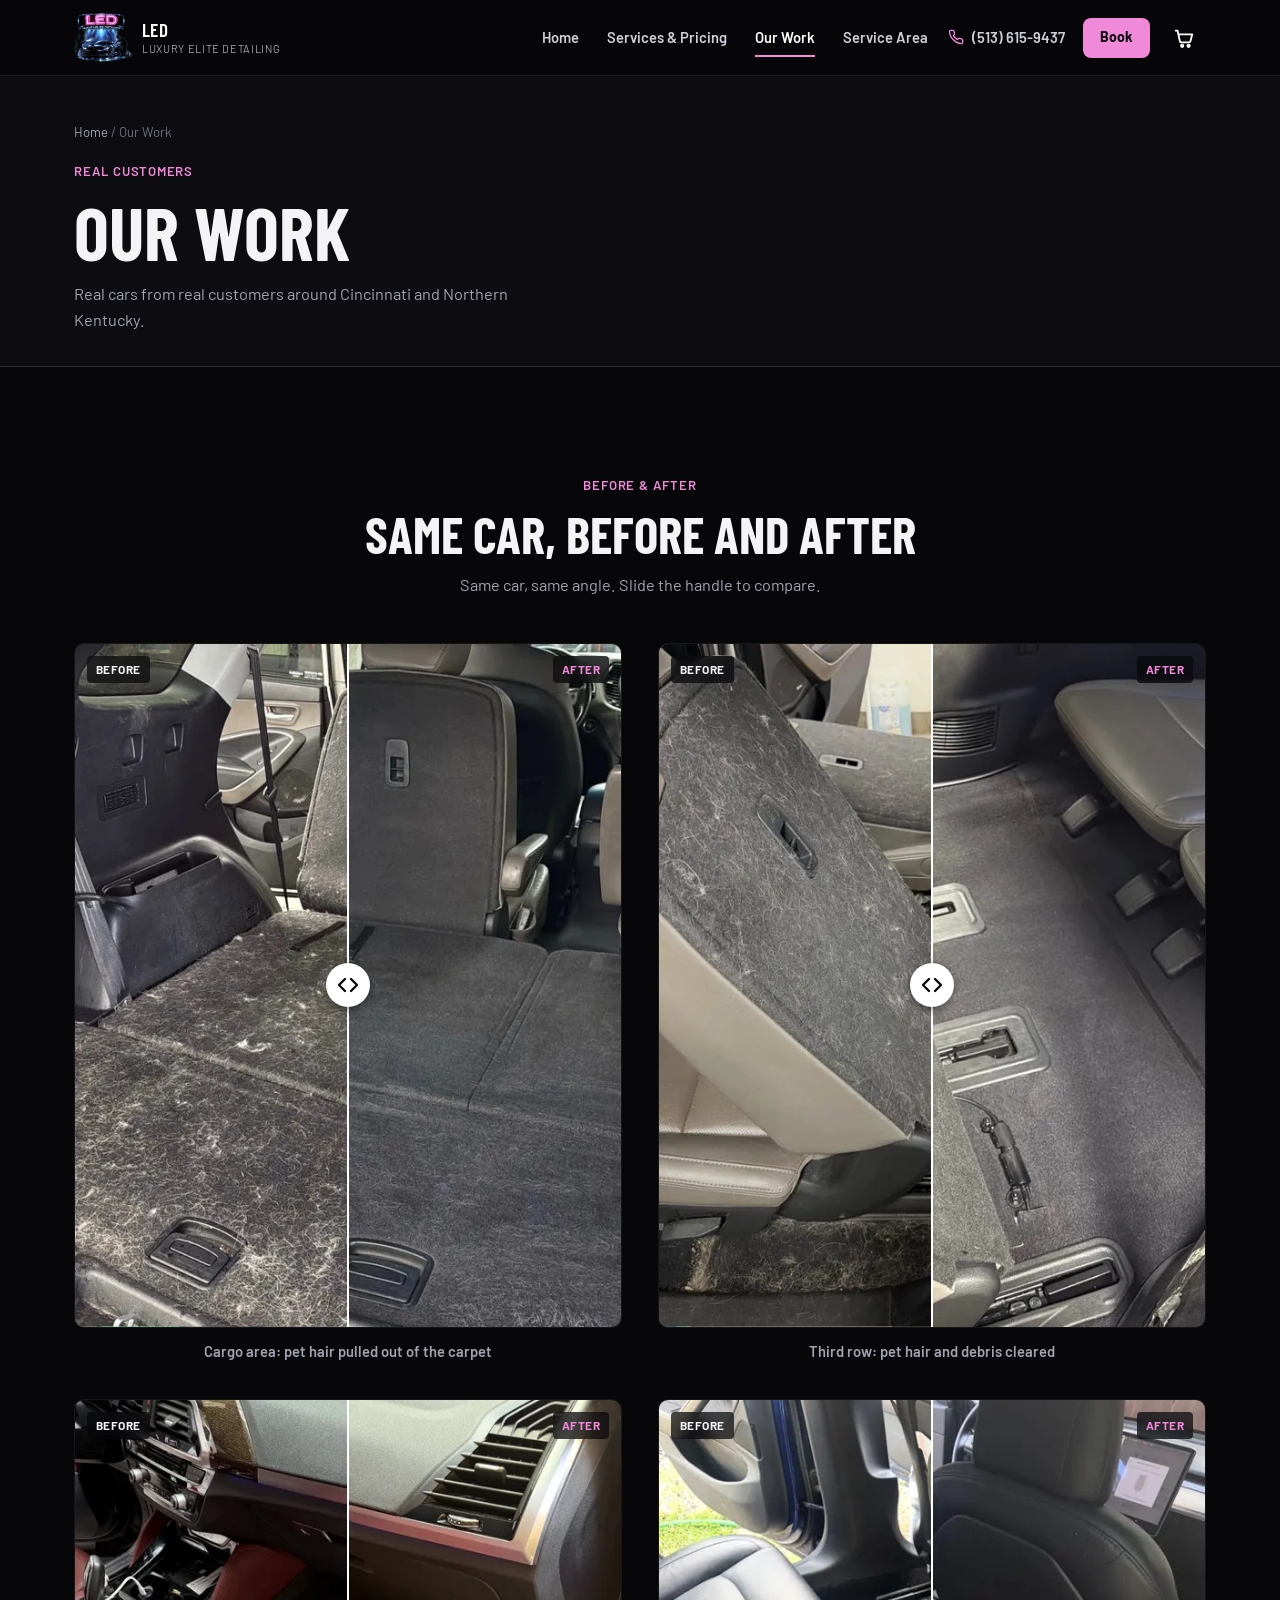
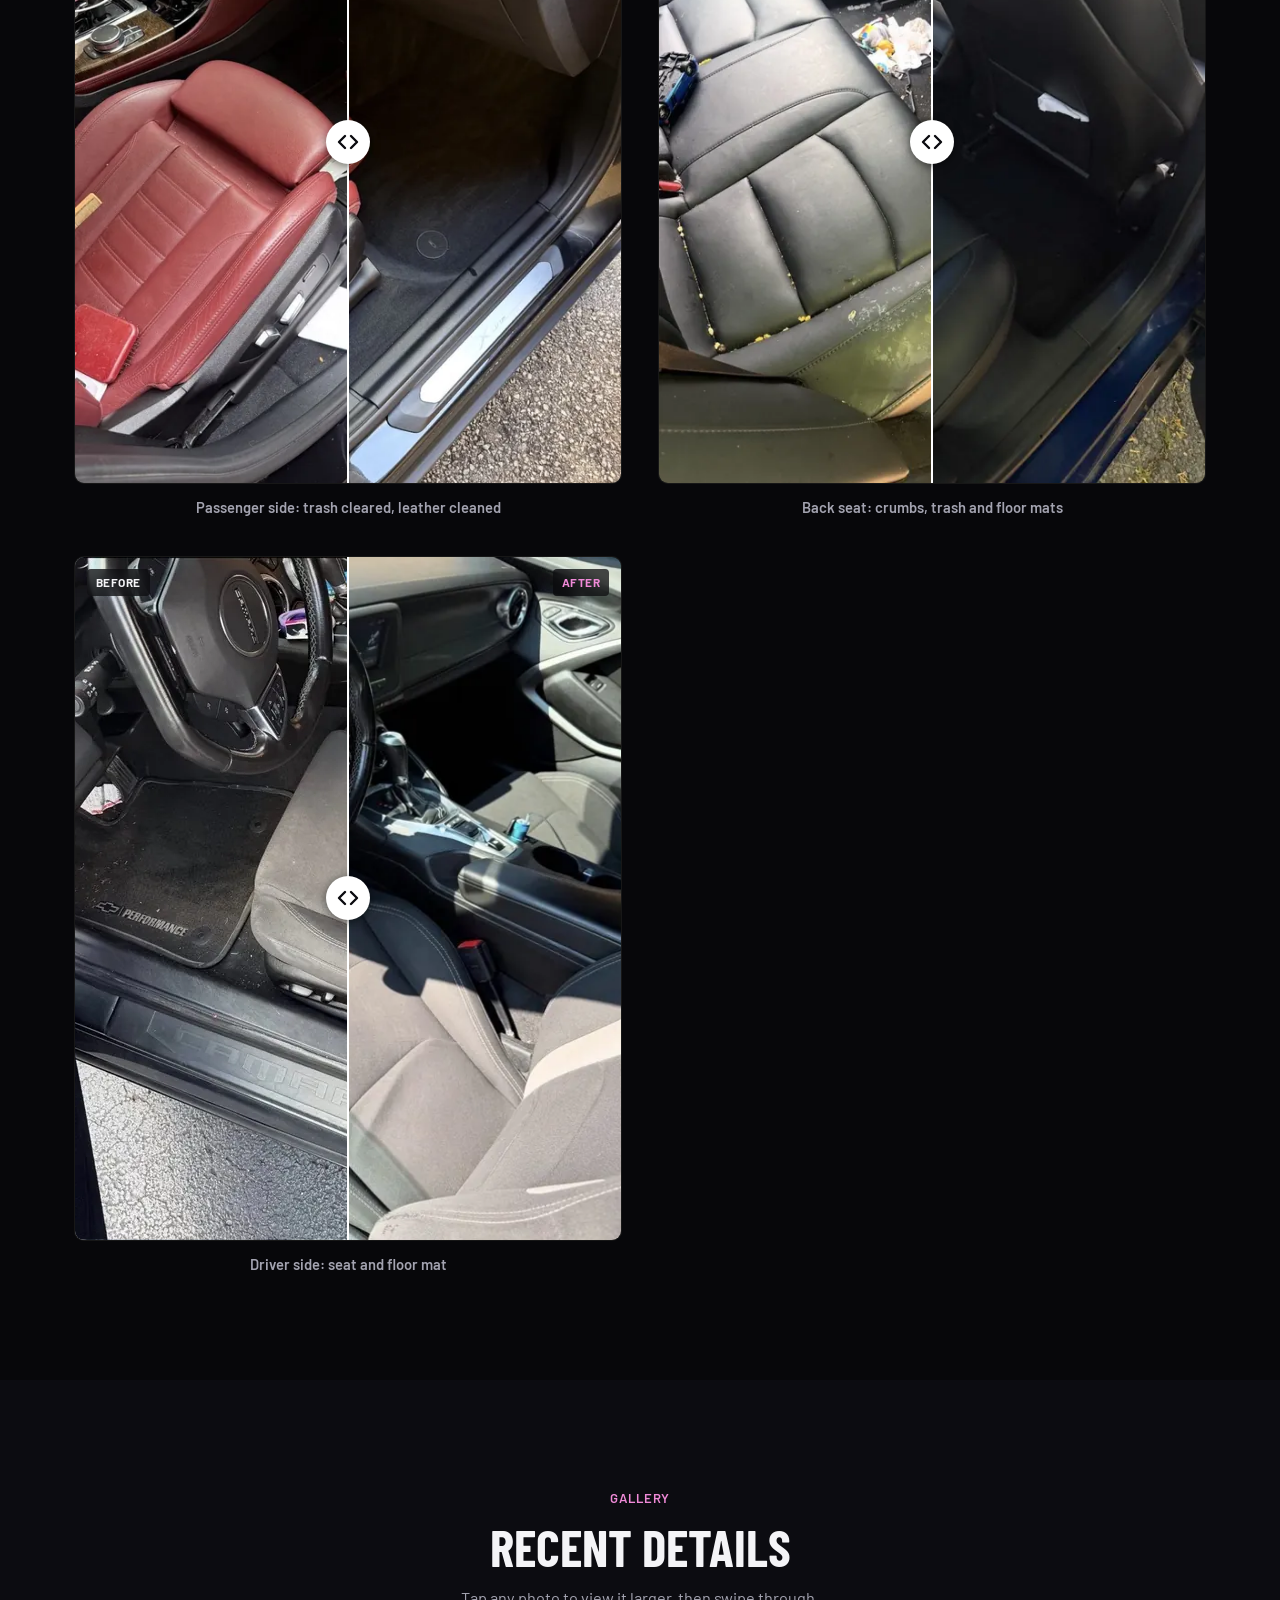
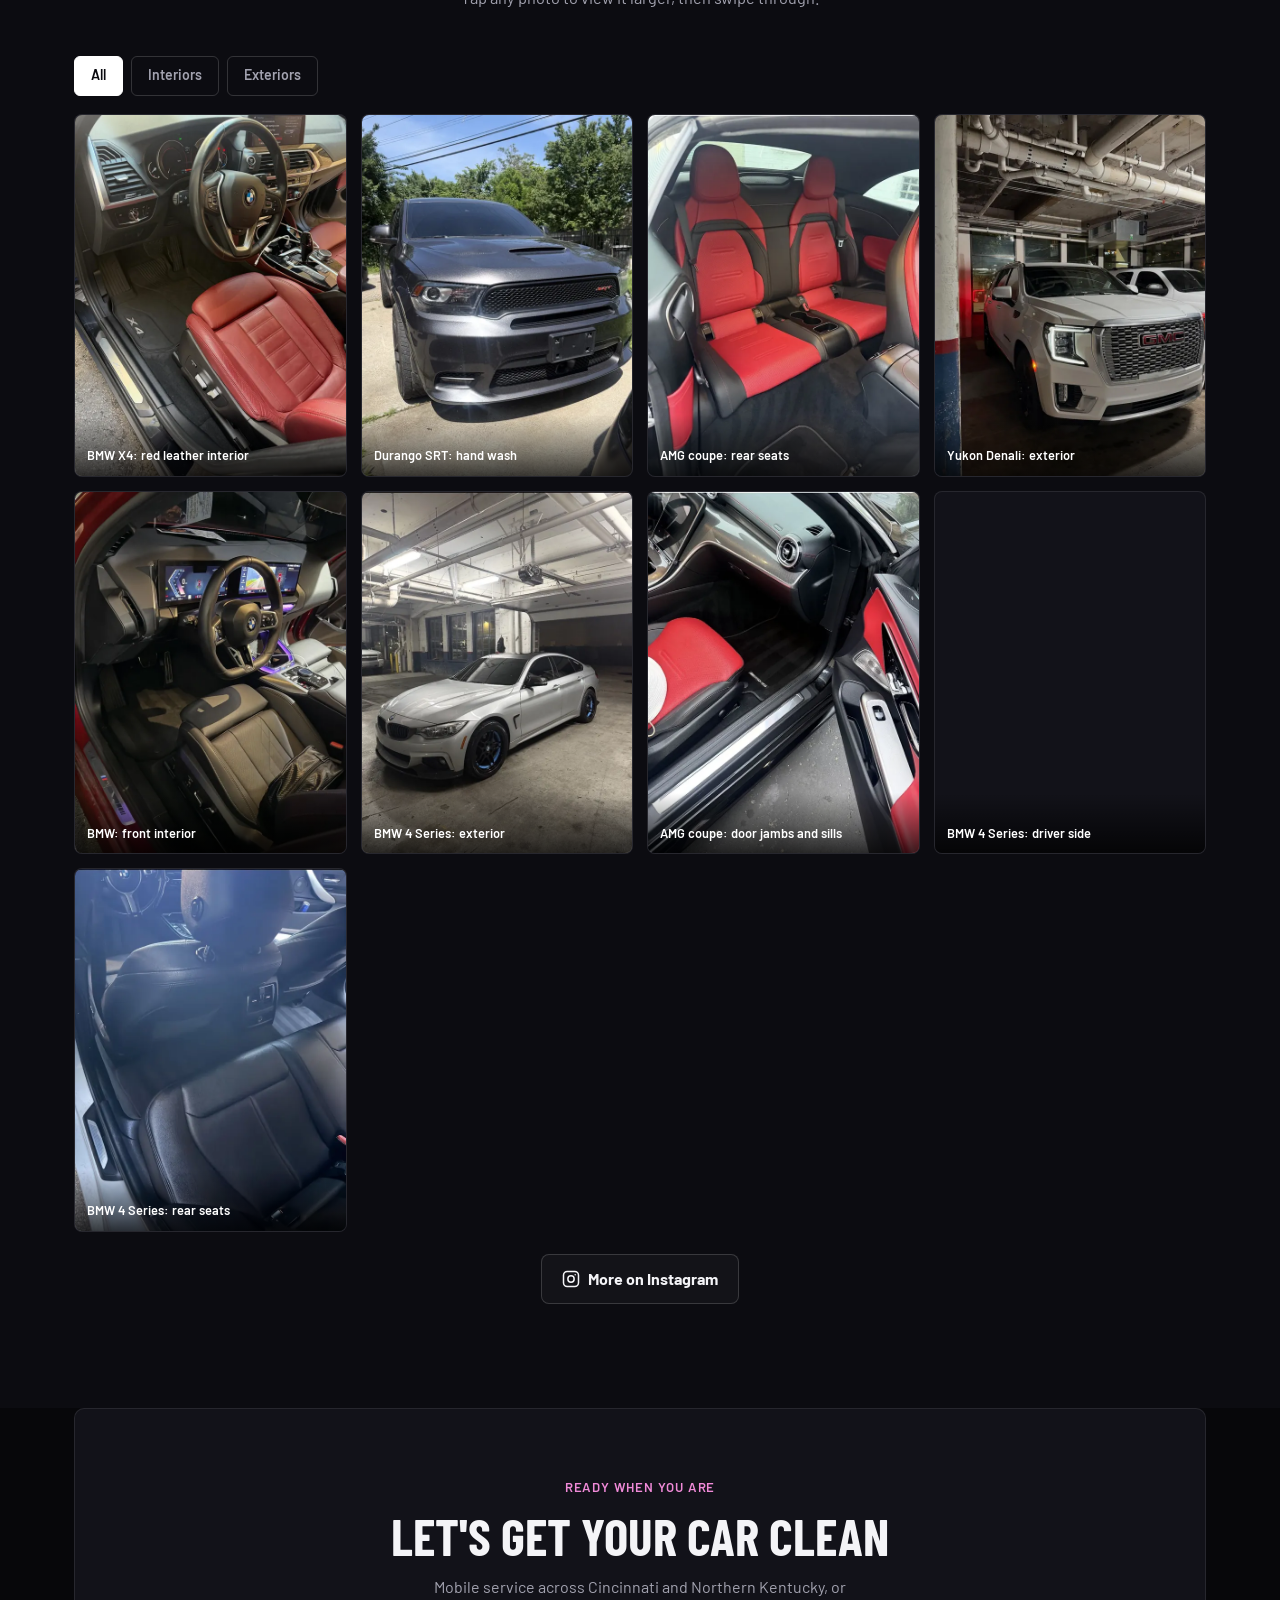
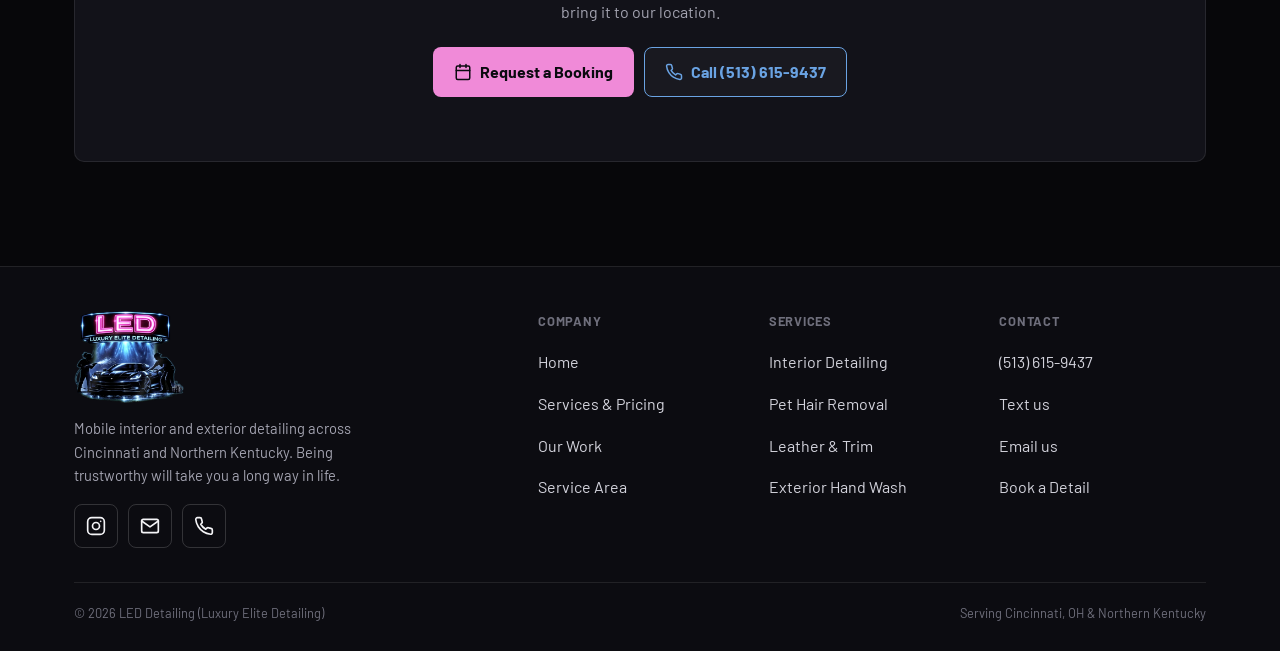
<file: our-work.html>
<!DOCTYPE html>
<html lang="en" class="no-js">
<head>
  <meta charset="UTF-8" />
  <meta name="viewport" content="width=device-width, initial-scale=1, viewport-fit=cover" />
  <title>Before &amp; After Car Detailing Photos | LED Detailing</title>
  <meta name="description" content="Real before-and-after photos from LED Detailing: pet hair removal, interior details and hand washes on cars across Cincinnati and Northern Kentucky." />
  <link rel="canonical" href="https://luxuryelitedetailing.com/our-work" />
  <meta name="theme-color" content="#07070a" />
  <meta property="og:type" content="website" />
  <meta property="og:site_name" content="LED Detailing" />
  <meta property="og:title" content="Before &amp; After Car Detailing Photos | LED Detailing" />
  <meta property="og:description" content="Real before-and-after photos from LED Detailing: pet hair removal, interior details and hand washes on cars across Cincinnati and Northern Kentucky." />
  <meta property="og:url" content="https://luxuryelitedetailing.com/our-work" />
  <meta property="og:image" content="https://luxuryelitedetailing.com/assets/hero.jpg" />
  <meta name="twitter:card" content="summary_large_image" />
  <link rel="icon" href="assets/img/icon-192.png" type="image/png" />
  <link rel="apple-touch-icon" href="assets/img/apple-touch-icon.png" />
  <link rel="preconnect" href="https://fonts.googleapis.com" />
  <link rel="preconnect" href="https://fonts.gstatic.com" crossorigin />
  <link href="https://fonts.googleapis.com/css2?family=Barlow:wght@400;500;600;700&family=Barlow+Condensed:wght@600;700&display=swap" rel="stylesheet" />
  <link rel="stylesheet" href="assets/site.css?v=8" />
</head>
<body>
  <a class="sr-only" href="#main">Skip to content</a>
  <header class="site-header">
    <div class="wrap">
      <a class="brand" href="index.html" aria-label="LED Detailing home">
        <img src="assets/img/logo-160.webp" width="160" height="134" alt="" />
        <span class="brand-text"><b class="neon">LED</b><small>Luxury Elite Detailing</small></span>
      </a>
      <nav class="nav-desktop" aria-label="Primary"><a href="index.html">Home</a><a href="services.html">Services &amp; Pricing</a><a href="our-work.html" aria-current="page">Our Work</a><a href="index.html#areas">Service Area</a></nav>
      <a class="header-phone" href="tel:5136159437"><svg viewBox="0 0 24 24" fill="none" stroke="currentColor" stroke-width="2" stroke-linecap="round" stroke-linejoin="round" aria-hidden="true"><path d="M22 16.92v3a2 2 0 0 1-2.18 2 19.79 19.79 0 0 1-8.63-3.07 19.5 19.5 0 0 1-6-6 19.79 19.79 0 0 1-3.07-8.67A2 2 0 0 1 4.11 2h3a2 2 0 0 1 2 1.72c.13.96.36 1.9.7 2.81a2 2 0 0 1-.45 2.11L8.09 9.91a16 16 0 0 0 6 6l1.27-1.27a2 2 0 0 1 2.11-.45c.91.34 1.85.57 2.81.7A2 2 0 0 1 22 16.92z"/></svg>(513) 615-9437</a>
      <a class="btn btn-led btn-sm" href="index.html#booking-form">Book</a>
      <button class="menu-btn" aria-label="Menu" aria-expanded="false" aria-controls="menu"><span></span></button>
    </div>
  </header>
  <nav class="menu" id="menu" aria-label="Mobile">
    <a class="link" href="index.html">Home</a><a class="link" href="services.html">Services &amp; Pricing</a><a class="link" href="our-work.html" aria-current="page">Our Work</a><a class="link" href="index.html#areas">Service Area</a>
    <a class="link" href="index.html#booking-form">Book a Detail</a>
    <div class="menu-cta">
      <a class="btn btn-led btn-block" href="tel:5136159437"><svg viewBox="0 0 24 24" fill="none" stroke="currentColor" stroke-width="2" stroke-linecap="round" stroke-linejoin="round" aria-hidden="true"><path d="M22 16.92v3a2 2 0 0 1-2.18 2 19.79 19.79 0 0 1-8.63-3.07 19.5 19.5 0 0 1-6-6 19.79 19.79 0 0 1-3.07-8.67A2 2 0 0 1 4.11 2h3a2 2 0 0 1 2 1.72c.13.96.36 1.9.7 2.81a2 2 0 0 1-.45 2.11L8.09 9.91a16 16 0 0 0 6 6l1.27-1.27a2 2 0 0 1 2.11-.45c.91.34 1.85.57 2.81.7A2 2 0 0 1 22 16.92z"/></svg> Call (513) 615-9437</a>
      <a class="btn btn-ghost btn-block" href="sms:5136159437"><svg viewBox="0 0 24 24" fill="none" stroke="currentColor" stroke-width="2" stroke-linecap="round" stroke-linejoin="round" aria-hidden="true"><path d="M21 15a2 2 0 0 1-2 2H7l-4 4V5a2 2 0 0 1 2-2h14a2 2 0 0 1 2 2z"/></svg> Text us</a>
      <a class="btn btn-ghost btn-block" href="https://www.instagram.com/luxuryelitedetailing/" target="_blank" rel="noopener"><svg viewBox="0 0 24 24" fill="none" stroke="currentColor" stroke-width="2" stroke-linecap="round" stroke-linejoin="round" aria-hidden="true"><rect x="2" y="2" width="20" height="20" rx="5"/><circle cx="12" cy="12" r="4.2"/><circle cx="17.6" cy="6.4" r="1" fill="currentColor" stroke="none"/></svg> @luxuryelitedetailing</a>
    </div>
  </nav>

  <main id="main">
  <section class="page-hero">
    <div class="wrap">
      <div class="crumbs"><a href="index.html">Home</a> / Our Work</div>
      <span class="eyebrow">Real customers</span>
      <h1>Our Work</h1>
      <p>Real cars from real customers around Cincinnati and Northern Kentucky.</p>
    </div>
    <div class="strip"></div>
  </section>

  <section class="section">
    <div class="wrap">
      <div class="head center reveal">
        <span class="eyebrow">Before &amp; After</span>
        <h2>Same car, before and after</h2>
        <p>Same car, same angle. Slide the handle to compare.</p>
      </div>
      <div class="ba-grid">
        <div class="reveal">
          <div class="ba">
            <img src="assets/after-01.jpg" srcset="assets/img/after-01-600.webp 600w, assets/img/after-01-1000.webp 1000w" sizes="(min-width: 960px) 45vw, 92vw" width="960" height="1200" alt="Same cargo area after pet hair removal and vacuum" loading="lazy" decoding="async" />
            <img class="ba-before" src="assets/before-01.jpg" srcset="assets/img/before-01-600.webp 600w, assets/img/before-01-1000.webp 1000w" sizes="(min-width: 960px) 45vw, 92vw" width="960" height="1200" alt="SUV cargo area covered in pet hair" loading="lazy" decoding="async" />
            <span class="tag before">Before</span><span class="tag after">After</span>
            <span class="ba-line"></span><span class="ba-knob"><svg viewBox="0 0 24 24" fill="none" stroke="currentColor" stroke-width="2.4" stroke-linecap="round" stroke-linejoin="round" aria-hidden="true"><path d="m9 6-6 6 6 6M15 6l6 6-6 6"/></svg></span>
            <input type="range" min="0" max="100" value="50" aria-label="Drag to compare before and after" />
          </div>
          <p class="ba-cap">Cargo area: pet hair pulled out of the carpet</p>
        </div>
        <div class="reveal">
          <div class="ba">
            <img src="assets/after-05.jpg" srcset="assets/img/after-05-600.webp 600w, assets/img/after-05-1000.webp 1000w" sizes="(min-width: 960px) 45vw, 92vw" width="960" height="1200" alt="Same third-row floor after pet hair removal" loading="lazy" decoding="async" />
            <img class="ba-before" src="assets/before-05.jpg" srcset="assets/img/before-05-600.webp 600w, assets/img/before-05-1000.webp 1000w" sizes="(min-width: 960px) 45vw, 92vw" width="960" height="1200" alt="SUV third-row floor matted with pet hair" loading="lazy" decoding="async" />
            <span class="tag before">Before</span><span class="tag after">After</span>
            <span class="ba-line"></span><span class="ba-knob"><svg viewBox="0 0 24 24" fill="none" stroke="currentColor" stroke-width="2.4" stroke-linecap="round" stroke-linejoin="round" aria-hidden="true"><path d="m9 6-6 6 6 6M15 6l6 6-6 6"/></svg></span>
            <input type="range" min="0" max="100" value="50" aria-label="Drag to compare before and after" />
          </div>
          <p class="ba-cap">Third row: pet hair and debris cleared</p>
        </div>
        <div class="reveal">
          <div class="ba">
            <img src="assets/after-02.jpg" srcset="assets/img/after-02-600.webp 600w, assets/img/after-02-1000.webp 1000w" sizes="(min-width: 960px) 45vw, 92vw" width="1000" height="1327" alt="BMW X4 passenger side after interior detail" loading="lazy" decoding="async" />
            <img class="ba-before" src="assets/before-02.jpg" srcset="assets/img/before-02-600.webp 600w, assets/img/before-02-1000.webp 1000w" sizes="(min-width: 960px) 45vw, 92vw" width="1000" height="1332" alt="BMW X4 passenger footwell with trash and debris" loading="lazy" decoding="async" />
            <span class="tag before">Before</span><span class="tag after">After</span>
            <span class="ba-line"></span><span class="ba-knob"><svg viewBox="0 0 24 24" fill="none" stroke="currentColor" stroke-width="2.4" stroke-linecap="round" stroke-linejoin="round" aria-hidden="true"><path d="m9 6-6 6 6 6M15 6l6 6-6 6"/></svg></span>
            <input type="range" min="0" max="100" value="50" aria-label="Drag to compare before and after" />
          </div>
          <p class="ba-cap">Passenger side: trash cleared, leather cleaned</p>
        </div>
        <div class="reveal">
          <div class="ba">
            <img src="assets/after-03.jpg" srcset="assets/img/after-03-600.webp 600w, assets/img/after-03-1000.webp 1000w" sizes="(min-width: 960px) 45vw, 92vw" width="960" height="1200" alt="Rear seat and floor after interior detail" loading="lazy" decoding="async" />
            <img class="ba-before" src="assets/before-03.jpg" srcset="assets/img/before-03-600.webp 600w, assets/img/before-03-1000.webp 1000w" sizes="(min-width: 960px) 45vw, 92vw" width="960" height="1200" alt="Rear seat and floor with crumbs and trash" loading="lazy" decoding="async" />
            <span class="tag before">Before</span><span class="tag after">After</span>
            <span class="ba-line"></span><span class="ba-knob"><svg viewBox="0 0 24 24" fill="none" stroke="currentColor" stroke-width="2.4" stroke-linecap="round" stroke-linejoin="round" aria-hidden="true"><path d="m9 6-6 6 6 6M15 6l6 6-6 6"/></svg></span>
            <input type="range" min="0" max="100" value="50" aria-label="Drag to compare before and after" />
          </div>
          <p class="ba-cap">Back seat: crumbs, trash and floor mats</p>
        </div>
        <div class="reveal">
          <div class="ba">
            <img src="assets/after-04.jpg" srcset="assets/img/after-04-600.webp 600w, assets/img/after-04-1000.webp 1000w" sizes="(min-width: 960px) 45vw, 92vw" width="1000" height="1126" alt="Camaro driver side after interior detail" loading="lazy" decoding="async" />
            <img class="ba-before" src="assets/before-04.jpg" srcset="assets/img/before-04-600.webp 600w, assets/img/before-04-1000.webp 1000w" sizes="(min-width: 960px) 45vw, 92vw" width="1000" height="1138" alt="Camaro driver seat and floor mat before detailing" loading="lazy" decoding="async" />
            <span class="tag before">Before</span><span class="tag after">After</span>
            <span class="ba-line"></span><span class="ba-knob"><svg viewBox="0 0 24 24" fill="none" stroke="currentColor" stroke-width="2.4" stroke-linecap="round" stroke-linejoin="round" aria-hidden="true"><path d="m9 6-6 6 6 6M15 6l6 6-6 6"/></svg></span>
            <input type="range" min="0" max="100" value="50" aria-label="Drag to compare before and after" />
          </div>
          <p class="ba-cap">Driver side: seat and floor mat</p>
        </div>
      </div>
    </div>
  </section>

  <section class="section alt">
    <div class="wrap">
      <div class="head center reveal">
        <span class="eyebrow blue">Gallery</span>
        <h2>Recent details</h2>
        <p>Tap any photo to view it larger, then swipe through.</p>
      </div>
      <div class="filters" role="group" aria-label="Filter photos">
        <button type="button" data-filter="all" aria-pressed="true">All</button>
        <button type="button" data-filter="interior" aria-pressed="false">Interiors</button>
        <button type="button" data-filter="exterior" aria-pressed="false">Exteriors</button>
      </div>
      <div class="gallery"><figure class="shot reveal" data-cat="interior" data-full="assets/img/gallery-01-1000.webp"><img src="assets/gallery-01.jpg" srcset="assets/img/gallery-01-600.webp 600w, assets/img/gallery-01-1000.webp 1000w" sizes="(min-width: 960px) 24vw, (min-width: 600px) 32vw, 48vw" width="1200" height="1600" alt="BMW X4 driver side with red leather seat after interior detail" loading="lazy" decoding="async" /><figcaption>BMW X4: red leather interior</figcaption></figure><figure class="shot reveal" data-cat="exterior" data-full="assets/img/gallery-02-1000.webp"><img src="assets/gallery-02.jpg" srcset="assets/img/gallery-02-600.webp 600w, assets/img/gallery-02-1000.webp 1000w" sizes="(min-width: 960px) 24vw, (min-width: 600px) 32vw, 48vw" width="960" height="1200" alt="Dodge Durango SRT after an exterior hand wash" loading="lazy" decoding="async" /><figcaption>Durango SRT: hand wash</figcaption></figure><figure class="shot reveal" data-cat="interior" data-full="assets/img/gallery-04-1000.webp"><img src="assets/gallery-04.jpg" srcset="assets/img/gallery-04-600.webp 600w, assets/img/gallery-04-1000.webp 1000w" sizes="(min-width: 960px) 24vw, (min-width: 600px) 32vw, 48vw" width="1000" height="1333" alt="Red and black rear seats in a Mercedes-AMG coupe" loading="lazy" decoding="async" /><figcaption>AMG coupe: rear seats</figcaption></figure><figure class="shot reveal" data-cat="exterior" data-full="assets/img/gallery-03-1000.webp"><img src="assets/gallery-03.jpg" srcset="assets/img/gallery-03-600.webp 600w, assets/img/gallery-03-1000.webp 1000w" sizes="(min-width: 960px) 24vw, (min-width: 600px) 32vw, 48vw" width="1200" height="1600" alt="White GMC Yukon Denali after exterior detail" loading="lazy" decoding="async" /><figcaption>Yukon Denali: exterior</figcaption></figure><figure class="shot reveal" data-cat="interior" data-full="assets/img/gallery-07-1000.webp"><img src="assets/gallery-07.jpg" srcset="assets/img/gallery-07-600.webp 600w, assets/img/gallery-07-1000.webp 1000w" sizes="(min-width: 960px) 24vw, (min-width: 600px) 32vw, 48vw" width="1200" height="1600" alt="BMW cockpit and front seats after interior detail" loading="lazy" decoding="async" /><figcaption>BMW: front interior</figcaption></figure><figure class="shot reveal" data-cat="exterior" data-full="assets/img/gallery-05-1000.webp"><img src="assets/gallery-05.jpg" srcset="assets/img/gallery-05-600.webp 600w, assets/img/gallery-05-1000.webp 1000w" sizes="(min-width: 960px) 24vw, (min-width: 600px) 32vw, 48vw" width="1000" height="1333" alt="Silver BMW 4 Series in a parking garage after detailing" loading="lazy" decoding="async" /><figcaption>BMW 4 Series: exterior</figcaption></figure><figure class="shot reveal" data-cat="interior" data-full="assets/img/gallery-06-1000.webp"><img src="assets/gallery-06.jpg" srcset="assets/img/gallery-06-600.webp 600w, assets/img/gallery-06-1000.webp 1000w" sizes="(min-width: 960px) 24vw, (min-width: 600px) 32vw, 48vw" width="1000" height="1325" alt="Mercedes-AMG door sill and red seat after detailing" loading="lazy" decoding="async" /><figcaption>AMG coupe: door jambs and sills</figcaption></figure><figure class="shot reveal" data-cat="interior" data-full="assets/img/gallery-08-1000.webp"><img src="assets/gallery-08.jpg" srcset="assets/img/gallery-08-600.webp 600w, assets/img/gallery-08-1000.webp 1000w" sizes="(min-width: 960px) 24vw, (min-width: 600px) 32vw, 48vw" width="1000" height="1316" alt="BMW 4 Series driver seat and dash after detailing" loading="lazy" decoding="async" /><figcaption>BMW 4 Series: driver side</figcaption></figure><figure class="shot reveal" data-cat="interior" data-full="assets/img/gallery-09-1000.webp"><img src="assets/gallery-09.jpg" srcset="assets/img/gallery-09-600.webp 600w, assets/img/gallery-09-1000.webp 1000w" sizes="(min-width: 960px) 24vw, (min-width: 600px) 32vw, 48vw" width="1000" height="1332" alt="BMW rear seats after interior detail" loading="lazy" decoding="async" /><figcaption>BMW 4 Series: rear seats</figcaption></figure></div>
      <div class="row-actions" style="justify-content:center">
        <a class="btn btn-ghost" href="https://www.instagram.com/luxuryelitedetailing/" target="_blank" rel="noopener"><svg viewBox="0 0 24 24" fill="none" stroke="currentColor" stroke-width="2" stroke-linecap="round" stroke-linejoin="round" aria-hidden="true"><rect x="2" y="2" width="20" height="20" rx="5"/><circle cx="12" cy="12" r="4.2"/><circle cx="17.6" cy="6.4" r="1" fill="currentColor" stroke="none"/></svg> More on Instagram</a>
      </div>
    </div>
  </section>

  <section class="section" style="padding-top:0">
    <div class="wrap">
      <div class="cta-band reveal">
        <span class="eyebrow">Ready when you are</span>
        <h2>Let's get your car clean</h2>
        <p>Mobile service across Cincinnati and Northern Kentucky, or bring it to our location.</p>
        <div class="row-actions">
          <a class="btn btn-led" href="index.html#booking-form"><svg viewBox="0 0 24 24" fill="none" stroke="currentColor" stroke-width="2" stroke-linecap="round" stroke-linejoin="round" aria-hidden="true"><rect x="3" y="4" width="18" height="18" rx="2"/><path d="M16 2v4M8 2v4M3 10h18"/></svg> Request a Booking</a>
          <a class="btn btn-ghost" href="tel:5136159437"><svg viewBox="0 0 24 24" fill="none" stroke="currentColor" stroke-width="2" stroke-linecap="round" stroke-linejoin="round" aria-hidden="true"><path d="M22 16.92v3a2 2 0 0 1-2.18 2 19.79 19.79 0 0 1-8.63-3.07 19.5 19.5 0 0 1-6-6 19.79 19.79 0 0 1-3.07-8.67A2 2 0 0 1 4.11 2h3a2 2 0 0 1 2 1.72c.13.96.36 1.9.7 2.81a2 2 0 0 1-.45 2.11L8.09 9.91a16 16 0 0 0 6 6l1.27-1.27a2 2 0 0 1 2.11-.45c.91.34 1.85.57 2.81.7A2 2 0 0 1 22 16.92z"/></svg> Call (513) 615-9437</a>
        </div>
      </div>
    </div>
  </section>
  </main>

  <footer class="site-footer">
    <div class="wrap">
      <div class="foot">
        <div class="foot-brand">
          <img src="assets/img/logo-400.webp" width="400" height="335" alt="LED Detailing (Luxury Elite Detailing) logo" loading="lazy" />
          <p>Mobile interior and exterior detailing across Cincinnati and Northern Kentucky. Being trustworthy will take you a long way in life.</p>
          <div class="socials">
            <a href="https://www.instagram.com/luxuryelitedetailing/" target="_blank" rel="noopener" aria-label="Instagram"><svg viewBox="0 0 24 24" fill="none" stroke="currentColor" stroke-width="2" stroke-linecap="round" stroke-linejoin="round" aria-hidden="true"><rect x="2" y="2" width="20" height="20" rx="5"/><circle cx="12" cy="12" r="4.2"/><circle cx="17.6" cy="6.4" r="1" fill="currentColor" stroke="none"/></svg></a>
            <a href="mailto:LuxuryEliteDetailing25@gmail.com" aria-label="Email"><svg viewBox="0 0 24 24" fill="none" stroke="currentColor" stroke-width="2" stroke-linecap="round" stroke-linejoin="round" aria-hidden="true"><rect x="2" y="4" width="20" height="16" rx="2"/><path d="m22 6-10 7L2 6"/></svg></a>
            <a href="tel:5136159437" aria-label="Call"><svg viewBox="0 0 24 24" fill="none" stroke="currentColor" stroke-width="2" stroke-linecap="round" stroke-linejoin="round" aria-hidden="true"><path d="M22 16.92v3a2 2 0 0 1-2.18 2 19.79 19.79 0 0 1-8.63-3.07 19.5 19.5 0 0 1-6-6 19.79 19.79 0 0 1-3.07-8.67A2 2 0 0 1 4.11 2h3a2 2 0 0 1 2 1.72c.13.96.36 1.9.7 2.81a2 2 0 0 1-.45 2.11L8.09 9.91a16 16 0 0 0 6 6l1.27-1.27a2 2 0 0 1 2.11-.45c.91.34 1.85.57 2.81.7A2 2 0 0 1 22 16.92z"/></svg></a>
          </div>
        </div>
        <div class="foot-cols">
          <div><h4>Company</h4><ul>
            <li><a href="index.html">Home</a></li>
            <li><a href="services.html">Services &amp; Pricing</a></li>
            <li><a href="our-work.html">Our Work</a></li>
            <li><a href="index.html#areas">Service Area</a></li>
          </ul></div>
          <div><h4>Services</h4><ul>
            <li><a href="services.html#interior">Interior Detailing</a></li>
            <li><a href="services.html#pet-hair">Pet Hair Removal</a></li>
            <li><a href="services.html#leather-trim">Leather &amp; Trim</a></li>
            <li><a href="services.html#exterior">Exterior Hand Wash</a></li>
          </ul></div>
          <div><h4>Contact</h4><ul>
            <li><a href="tel:5136159437">(513) 615-9437</a></li>
            <li><a href="sms:5136159437">Text us</a></li>
            <li><a href="mailto:LuxuryEliteDetailing25@gmail.com">Email us</a></li>
            <li><a href="index.html#booking-form">Book a Detail</a></li>
          </ul></div>
        </div>
      </div>
      <div class="foot-bottom">
        <span>&copy; <span id="year">2026</span> LED Detailing (Luxury Elite Detailing)</span>
        <span>Serving Cincinnati, OH &amp; Northern Kentucky</span>
      </div>
    </div>
  </footer>

  <div class="action-bar" role="navigation" aria-label="Quick contact">
    <a class="ab-call" href="tel:5136159437"><svg viewBox="0 0 24 24" fill="none" stroke="currentColor" stroke-width="2" stroke-linecap="round" stroke-linejoin="round" aria-hidden="true"><path d="M22 16.92v3a2 2 0 0 1-2.18 2 19.79 19.79 0 0 1-8.63-3.07 19.5 19.5 0 0 1-6-6 19.79 19.79 0 0 1-3.07-8.67A2 2 0 0 1 4.11 2h3a2 2 0 0 1 2 1.72c.13.96.36 1.9.7 2.81a2 2 0 0 1-.45 2.11L8.09 9.91a16 16 0 0 0 6 6l1.27-1.27a2 2 0 0 1 2.11-.45c.91.34 1.85.57 2.81.7A2 2 0 0 1 22 16.92z"/></svg> Call</a>
    <a class="ab-text" href="sms:5136159437"><svg viewBox="0 0 24 24" fill="none" stroke="currentColor" stroke-width="2" stroke-linecap="round" stroke-linejoin="round" aria-hidden="true"><path d="M21 15a2 2 0 0 1-2 2H7l-4 4V5a2 2 0 0 1 2-2h14a2 2 0 0 1 2 2z"/></svg> Text</a>
    <a class="ab-book" href="index.html#booking-form"><svg viewBox="0 0 24 24" fill="none" stroke="currentColor" stroke-width="2" stroke-linecap="round" stroke-linejoin="round" aria-hidden="true"><rect x="3" y="4" width="18" height="18" rx="2"/><path d="M16 2v4M8 2v4M3 10h18"/></svg> Book</a>
  </div>

  <div class="lightbox" role="dialog" aria-modal="true" aria-label="Photo viewer">
    <span class="lb-count"></span>
    <button class="lb-close" aria-label="Close">&times;</button>
    <button class="lb-prev" aria-label="Previous photo">&#8249;</button>
    <button class="lb-next" aria-label="Next photo">&#8250;</button>
    <img alt="" />
  </div>

  <script src="assets/site.js?v=6"></script>
  <script src="assets/cart.js?v=7"></script>
</body>
</html>
</file>
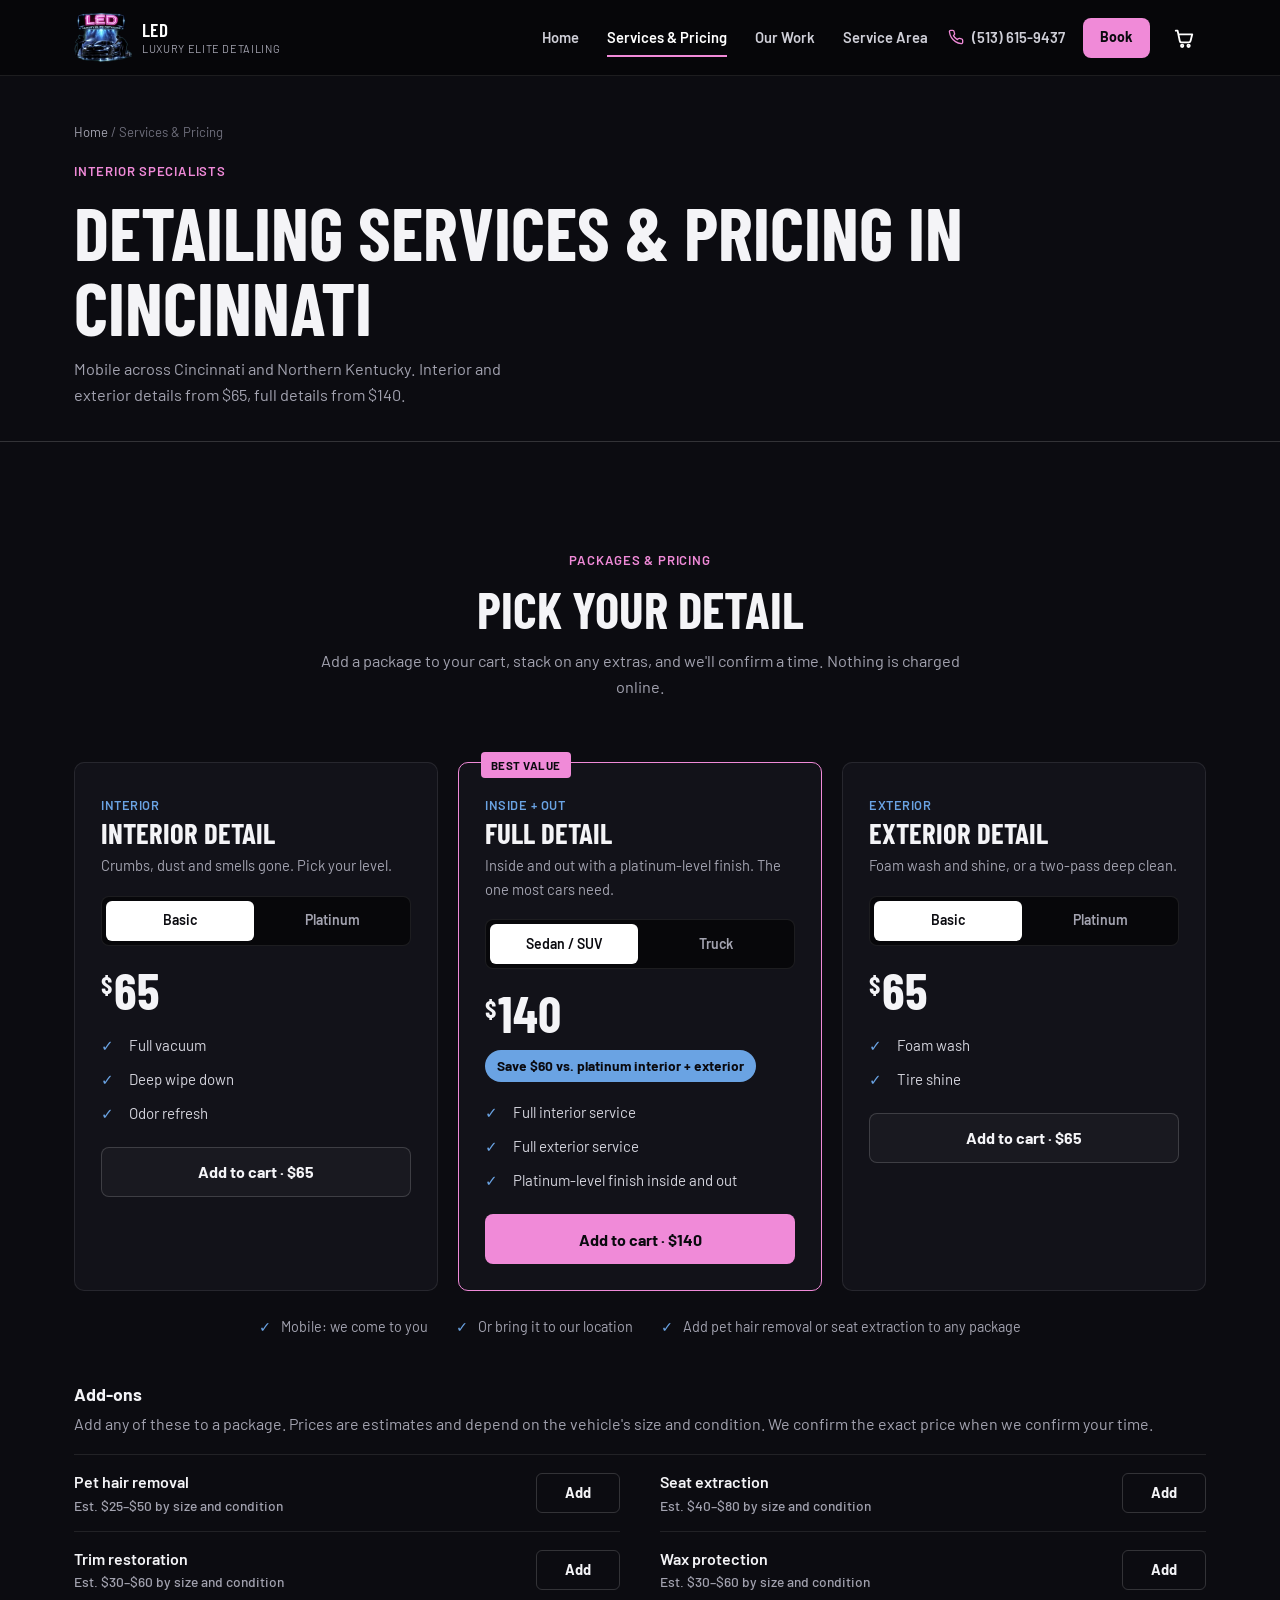
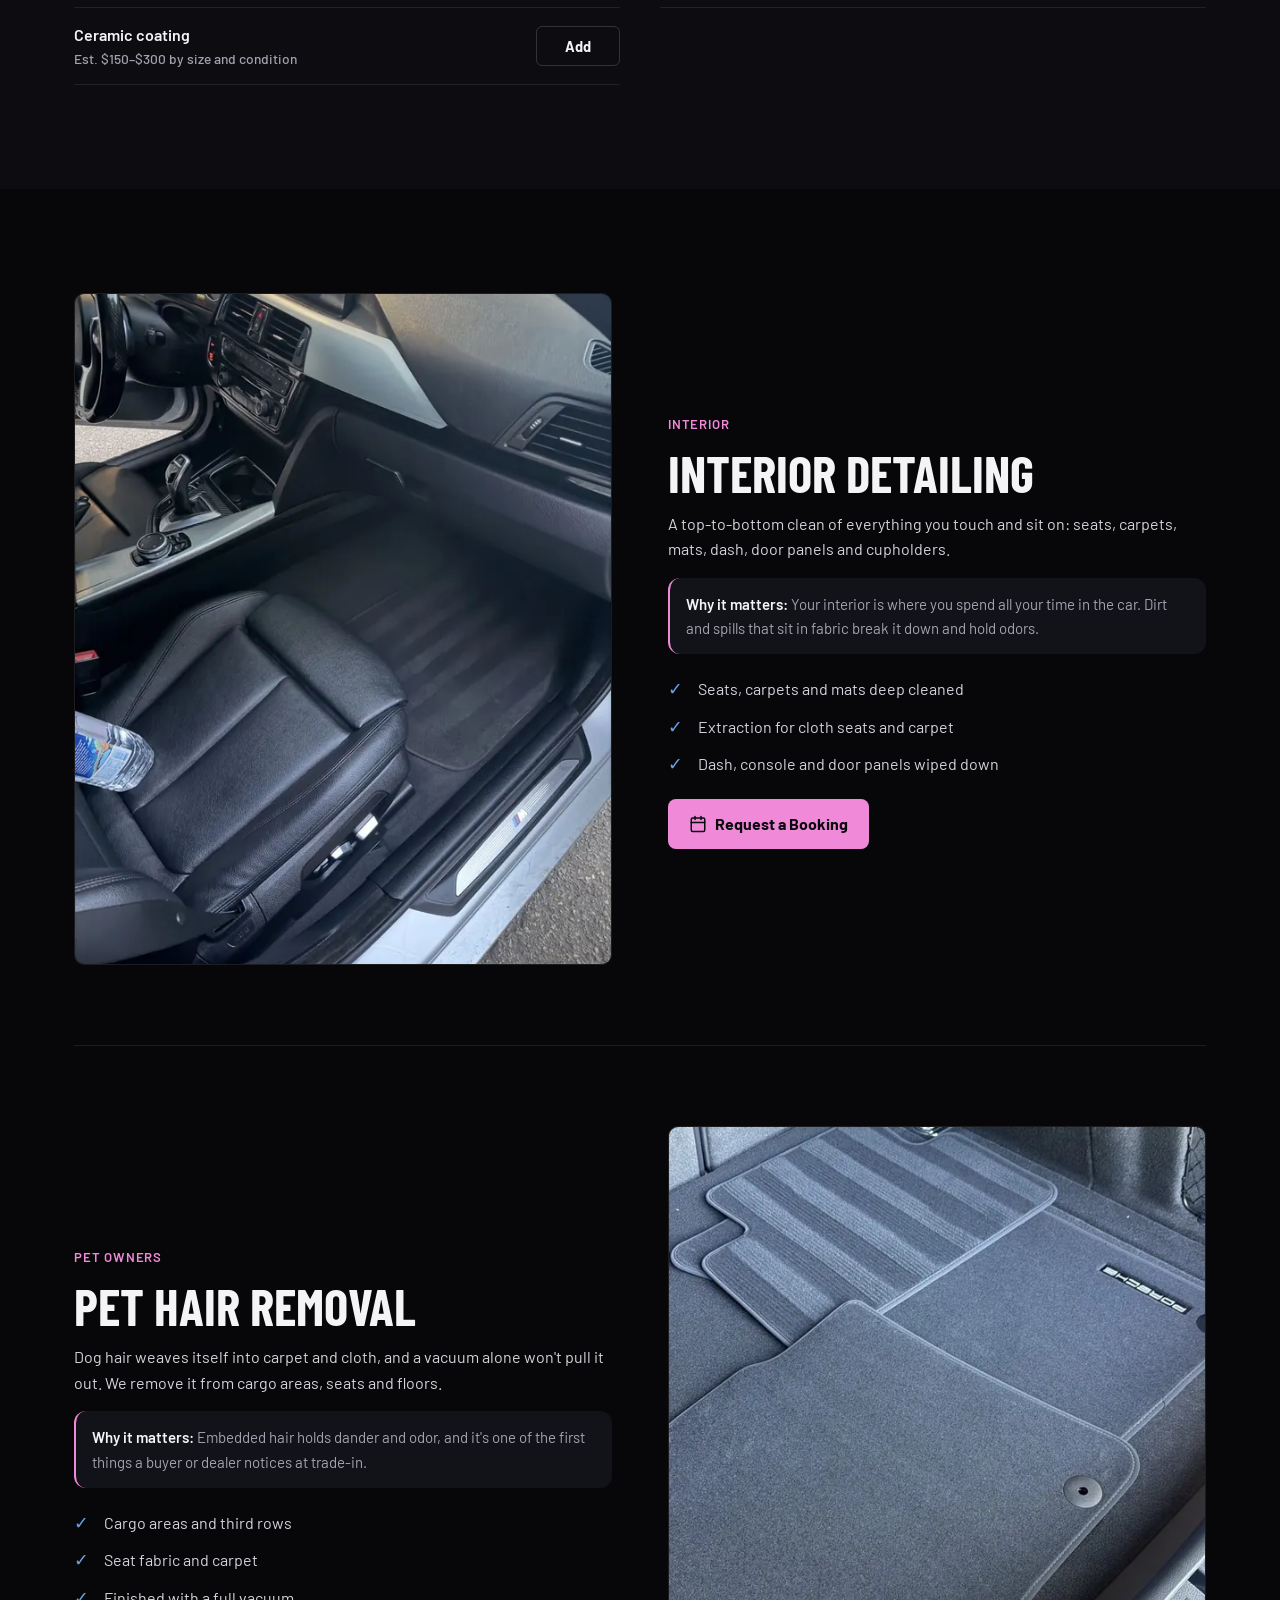
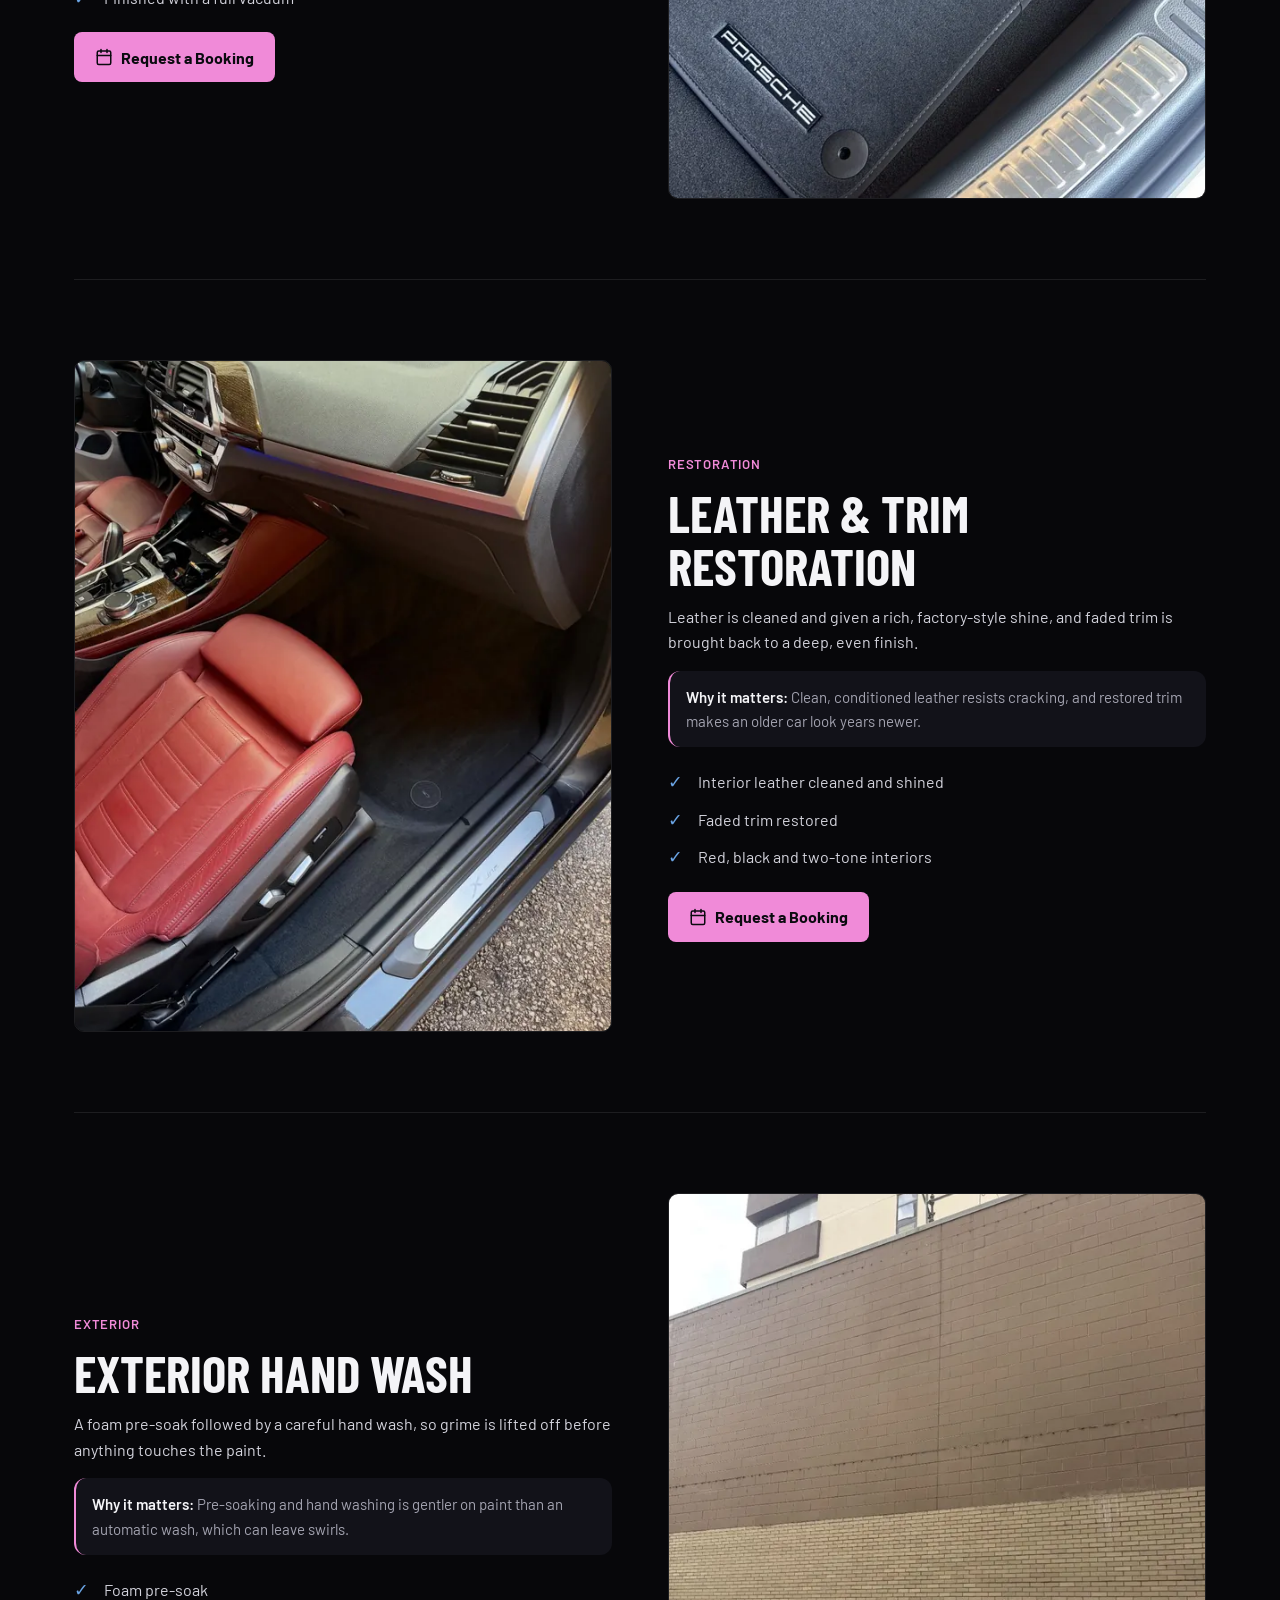
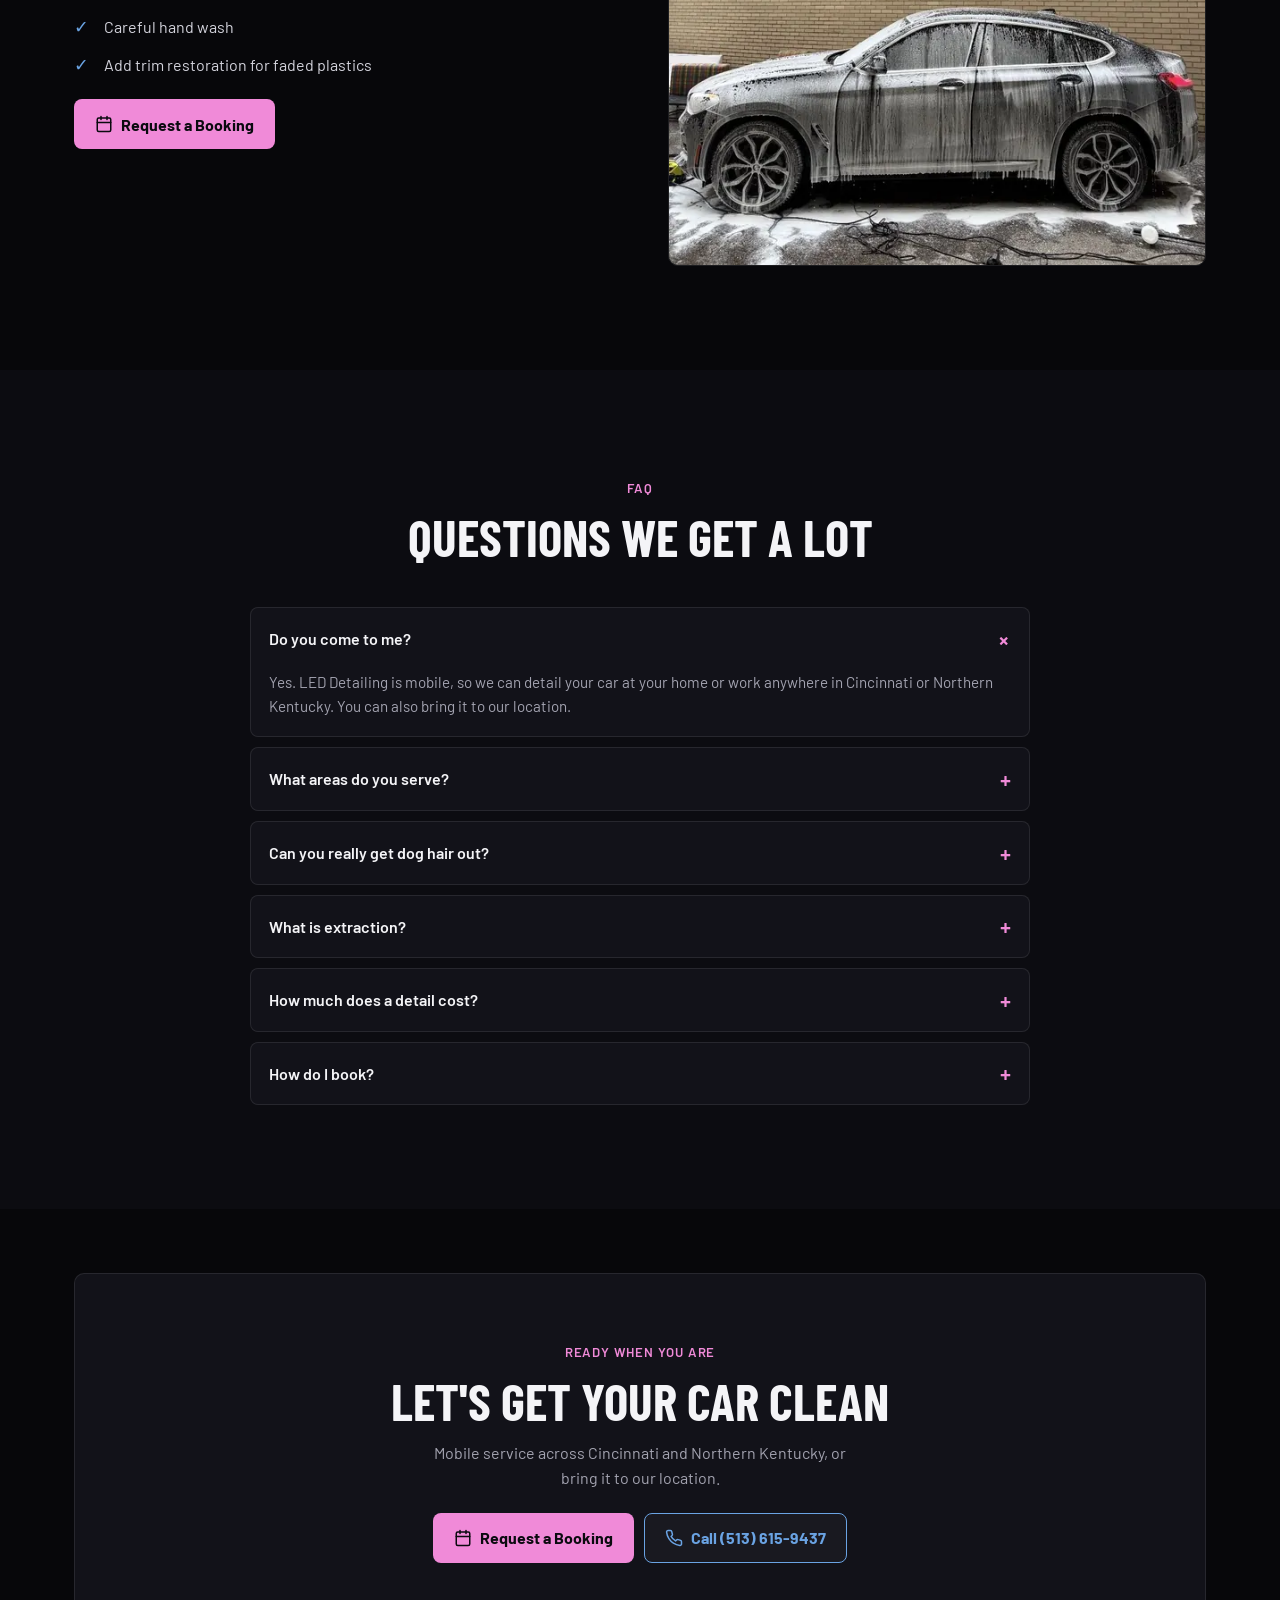
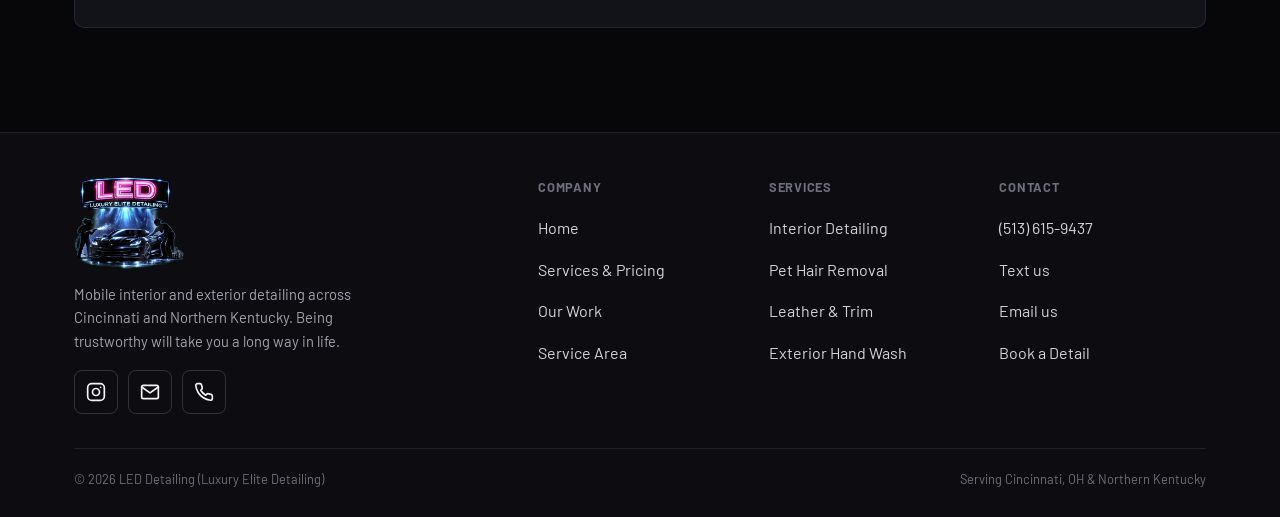
<file: services.html>
<!DOCTYPE html>
<html lang="en" class="no-js">
<head>
  <meta charset="UTF-8" />
  <meta name="viewport" content="width=device-width, initial-scale=1, viewport-fit=cover" />
  <title>Detailing Services &amp; Pricing in Cincinnati | LED Detailing</title>
  <meta name="description" content="Interior and exterior detailing from $65, full details from $140. Pet hair removal, extraction, leather and trim restoration. Mobile across Cincinnati and Northern Kentucky." />
  <link rel="canonical" href="https://luxuryelitedetailing.com/services" />
  <meta name="theme-color" content="#07070a" />
  <meta property="og:type" content="website" />
  <meta property="og:site_name" content="LED Detailing" />
  <meta property="og:title" content="Detailing Services &amp; Pricing in Cincinnati | LED Detailing" />
  <meta property="og:description" content="Interior and exterior detailing from $65, full details from $140. Pet hair removal, extraction, leather and trim restoration. Mobile across Cincinnati and Northern Kentucky." />
  <meta property="og:url" content="https://luxuryelitedetailing.com/services" />
  <meta property="og:image" content="https://luxuryelitedetailing.com/assets/hero.jpg" />
  <meta name="twitter:card" content="summary_large_image" />
  <link rel="icon" href="assets/img/icon-192.png" type="image/png" />
  <link rel="apple-touch-icon" href="assets/img/apple-touch-icon.png" />
  <link rel="preconnect" href="https://fonts.googleapis.com" />
  <link rel="preconnect" href="https://fonts.gstatic.com" crossorigin />
  <link href="https://fonts.googleapis.com/css2?family=Barlow:wght@400;500;600;700&family=Barlow+Condensed:wght@600;700&display=swap" rel="stylesheet" />
  <link rel="stylesheet" href="assets/site.css?v=8" />
  <script type="application/ld+json">
{
  "@context": "https://schema.org",
  "@type": "FAQPage",
  "mainEntity": [
    {
      "@type": "Question",
      "name": "Do you come to me?",
      "acceptedAnswer": {
        "@type": "Answer",
        "text": "Yes. LED Detailing is mobile, so we can detail your car at your home or work anywhere in Cincinnati or Northern Kentucky. You can also bring it to our location."
      }
    },
    {
      "@type": "Question",
      "name": "What areas do you serve?",
      "acceptedAnswer": {
        "@type": "Answer",
        "text": "Cincinnati, Ohio and Northern Kentucky. If you're not sure whether you're in range, call or text (513) 615-9437."
      }
    },
    {
      "@type": "Question",
      "name": "Can you really get dog hair out?",
      "acceptedAnswer": {
        "@type": "Answer",
        "text": "Yes. Pet hair removal is one of our core services. See the before-and-after sliders on our work page for real examples."
      }
    },
    {
      "@type": "Question",
      "name": "What is extraction?",
      "acceptedAnswer": {
        "@type": "Answer",
        "text": "Extraction deep-cleans carpet, mats and cloth seats by working a cleaning solution into the fibers and pulling it back out along with the dirt, stains and odor trapped inside."
      }
    },
    {
      "@type": "Question",
      "name": "How much does a detail cost?",
      "acceptedAnswer": {
        "@type": "Answer",
        "text": "Basic interior or exterior details are $65 and platinum interior or exterior details are $100. A full detail is $140 for sedans and SUVs or $200 for trucks. Add-ons are estimated: pet hair removal $25–$50, seat extraction $40–$80, trim restoration and wax $30–$60, ceramic coating $150–$300, depending on the vehicle."
      }
    },
    {
      "@type": "Question",
      "name": "How do I book?",
      "acceptedAnswer": {
        "@type": "Answer",
        "text": "Use the booking form, call or text (513) 615-9437, email LuxuryEliteDetailing25@gmail.com, or DM @luxuryelitedetailing on Instagram."
      }
    }
  ]
}
  </script>
</head>
<body>
  <a class="sr-only" href="#main">Skip to content</a>
  <header class="site-header">
    <div class="wrap">
      <a class="brand" href="index.html" aria-label="LED Detailing home">
        <img src="assets/img/logo-160.webp" width="160" height="134" alt="" />
        <span class="brand-text"><b class="neon">LED</b><small>Luxury Elite Detailing</small></span>
      </a>
      <nav class="nav-desktop" aria-label="Primary"><a href="index.html">Home</a><a href="services.html" aria-current="page">Services &amp; Pricing</a><a href="our-work.html">Our Work</a><a href="index.html#areas">Service Area</a></nav>
      <a class="header-phone" href="tel:5136159437"><svg viewBox="0 0 24 24" fill="none" stroke="currentColor" stroke-width="2" stroke-linecap="round" stroke-linejoin="round" aria-hidden="true"><path d="M22 16.92v3a2 2 0 0 1-2.18 2 19.79 19.79 0 0 1-8.63-3.07 19.5 19.5 0 0 1-6-6 19.79 19.79 0 0 1-3.07-8.67A2 2 0 0 1 4.11 2h3a2 2 0 0 1 2 1.72c.13.96.36 1.9.7 2.81a2 2 0 0 1-.45 2.11L8.09 9.91a16 16 0 0 0 6 6l1.27-1.27a2 2 0 0 1 2.11-.45c.91.34 1.85.57 2.81.7A2 2 0 0 1 22 16.92z"/></svg>(513) 615-9437</a>
      <a class="btn btn-led btn-sm" href="index.html#booking-form">Book</a>
      <button class="menu-btn" aria-label="Menu" aria-expanded="false" aria-controls="menu"><span></span></button>
    </div>
  </header>
  <nav class="menu" id="menu" aria-label="Mobile">
    <a class="link" href="index.html">Home</a><a class="link" href="services.html" aria-current="page">Services &amp; Pricing</a><a class="link" href="our-work.html">Our Work</a><a class="link" href="index.html#areas">Service Area</a>
    <a class="link" href="index.html#booking-form">Book a Detail</a>
    <div class="menu-cta">
      <a class="btn btn-led btn-block" href="tel:5136159437"><svg viewBox="0 0 24 24" fill="none" stroke="currentColor" stroke-width="2" stroke-linecap="round" stroke-linejoin="round" aria-hidden="true"><path d="M22 16.92v3a2 2 0 0 1-2.18 2 19.79 19.79 0 0 1-8.63-3.07 19.5 19.5 0 0 1-6-6 19.79 19.79 0 0 1-3.07-8.67A2 2 0 0 1 4.11 2h3a2 2 0 0 1 2 1.72c.13.96.36 1.9.7 2.81a2 2 0 0 1-.45 2.11L8.09 9.91a16 16 0 0 0 6 6l1.27-1.27a2 2 0 0 1 2.11-.45c.91.34 1.85.57 2.81.7A2 2 0 0 1 22 16.92z"/></svg> Call (513) 615-9437</a>
      <a class="btn btn-ghost btn-block" href="sms:5136159437"><svg viewBox="0 0 24 24" fill="none" stroke="currentColor" stroke-width="2" stroke-linecap="round" stroke-linejoin="round" aria-hidden="true"><path d="M21 15a2 2 0 0 1-2 2H7l-4 4V5a2 2 0 0 1 2-2h14a2 2 0 0 1 2 2z"/></svg> Text us</a>
      <a class="btn btn-ghost btn-block" href="https://www.instagram.com/luxuryelitedetailing/" target="_blank" rel="noopener"><svg viewBox="0 0 24 24" fill="none" stroke="currentColor" stroke-width="2" stroke-linecap="round" stroke-linejoin="round" aria-hidden="true"><rect x="2" y="2" width="20" height="20" rx="5"/><circle cx="12" cy="12" r="4.2"/><circle cx="17.6" cy="6.4" r="1" fill="currentColor" stroke="none"/></svg> @luxuryelitedetailing</a>
    </div>
  </nav>

  <main id="main">
  <section class="page-hero">
    <div class="wrap">
      <div class="crumbs"><a href="index.html">Home</a> / Services &amp; Pricing</div>
      <span class="eyebrow">Interior specialists</span>
      <h1>Detailing Services &amp; Pricing in Cincinnati</h1>
      <p>Mobile across Cincinnati and Northern Kentucky. Interior and exterior details from $65, full details from $140.</p>
    </div>
    <div class="strip"></div>
  </section>

  <section class="section alt" id="packages">
    <div class="wrap">
      <div class="head center reveal">
        <span class="eyebrow">Packages &amp; Pricing</span>
        <h2>Pick your detail</h2>
        <p>Add a package to your cart, stack on any extras, and we'll confirm a time. Nothing is charged online.</p>
      </div>
      <div class="pkgs">
        <article class="pkg">
          <span class="tier">Interior</span>
          <h3>Interior Detail</h3>
          <p class="for">Crumbs, dust and smells gone. Pick your level.</p>
          <div class="seg" role="group" aria-label="Interior Detail options"><button type="button" data-opt="basic" aria-pressed="true">Basic</button><button type="button" data-opt="platinum" aria-pressed="false">Platinum</button></div>
            <div class="opt" data-opt="basic" data-book="Basic Interior ($65)" data-cta="Add to cart · $65">
              <div class="price"><sup>$</sup>65</div>
              <ul class="includes"><li>Full vacuum</li><li>Deep wipe down</li><li>Odor refresh</li></ul>
            </div>
            <div class="opt" data-opt="platinum" data-book="Platinum Interior ($100)" data-cta="Add to cart · $100" hidden>
              <div class="price"><sup>$</sup>100</div>
              <ul class="includes"><li>Deep vacuum &amp; full wipe down</li><li>Interior glass cleaned</li><li>Interior shine applied</li><li>Odor elimination</li></ul>
            </div>
          <a class="btn btn-ghost pkg-book" href="index.html#booking-form" data-book="Basic Interior ($65)">Add to cart · $65</a>
        </article>
        <article class="pkg featured">
          <span class="ribbon">Best Value</span><span class="tier">Inside + Out</span>
          <h3>Full Detail</h3>
          <p class="for">Inside and out with a platinum-level finish. The one most cars need.</p>
          <div class="seg" role="group" aria-label="Full Detail options"><button type="button" data-opt="car" aria-pressed="true">Sedan / SUV</button><button type="button" data-opt="truck" aria-pressed="false">Truck</button></div>
            <div class="opt" data-opt="car" data-book="Full Detail: sedan/SUV ($140)" data-cta="Add to cart · $140">
              <div class="price"><sup>$</sup>140</div><p class="save">Save $60 vs. platinum interior + exterior</p>
              <ul class="includes"><li>Full interior service</li><li>Full exterior service</li><li>Platinum-level finish inside and out</li></ul>
            </div>
            <div class="opt" data-opt="truck" data-book="Full Detail: truck ($200)" data-cta="Add to cart · $200" hidden>
              <div class="price"><sup>$</sup>200</div>
              <ul class="includes"><li>Full interior service</li><li>Full exterior service</li><li>Platinum-level finish inside and out</li></ul>
            </div>
          <a class="btn btn-led pkg-book" href="index.html#booking-form" data-book="Full Detail: sedan/SUV ($140)">Add to cart · $140</a>
        </article>
        <article class="pkg">
          <span class="tier">Exterior</span>
          <h3>Exterior Detail</h3>
          <p class="for">Foam wash and shine, or a two-pass deep clean.</p>
          <div class="seg" role="group" aria-label="Exterior Detail options"><button type="button" data-opt="basic" aria-pressed="true">Basic</button><button type="button" data-opt="platinum" aria-pressed="false">Platinum</button></div>
            <div class="opt" data-opt="basic" data-book="Basic Exterior ($65)" data-cta="Add to cart · $65">
              <div class="price"><sup>$</sup>65</div>
              <ul class="includes"><li>Foam wash</li><li>Tire shine</li></ul>
            </div>
            <div class="opt" data-opt="platinum" data-book="Platinum Exterior ($100)" data-cta="Add to cart · $100" hidden>
              <div class="price"><sup>$</sup>100</div>
              <ul class="includes"><li>Foam wash (2x for deep clean)</li><li>Full wipe down (2x)</li><li>Tire shine</li><li>Exterior glass cleaned</li><li>Door jambs cleaned</li></ul>
            </div>
          <a class="btn btn-ghost pkg-book" href="index.html#booking-form" data-book="Basic Exterior ($65)">Add to cart · $65</a>
        </article>
      </div>
      <div class="dots" aria-hidden="true"></div>
      <ul class="pkg-trust">
        <li>Mobile: we come to you</li><li>Or bring it to our location</li><li>Add pet hair removal or seat extraction to any package</li>
      </ul>
      <div class="addons-pick reveal">
        <h3>Add-ons</h3>
        <p>Add any of these to a package. Prices are estimates and depend on the vehicle's size and condition. We confirm the exact price when we confirm your time.</p>
        <ul class="addon-list"><li><span class="a-name">Pet hair removal<small>Est. $25–$50 by size and condition</small></span><button class="add-btn" type="button" data-addon="Pet hair removal" aria-pressed="false">Add</button></li><li><span class="a-name">Seat extraction<small>Est. $40–$80 by size and condition</small></span><button class="add-btn" type="button" data-addon="Seat extraction" aria-pressed="false">Add</button></li><li><span class="a-name">Trim restoration<small>Est. $30–$60 by size and condition</small></span><button class="add-btn" type="button" data-addon="Trim restoration" aria-pressed="false">Add</button></li><li><span class="a-name">Wax protection<small>Est. $30–$60 by size and condition</small></span><button class="add-btn" type="button" data-addon="Wax protection" aria-pressed="false">Add</button></li><li><span class="a-name">Ceramic coating<small>Est. $150–$300 by size and condition</small></span><button class="add-btn" type="button" data-addon="Ceramic coating" aria-pressed="false">Add</button></li></ul>
      </div>
    </div>
  </section>

  <section class="section">
    <div class="wrap">
      <article class="svc reveal" id="interior">
        <div class="svc-media"><img src="assets/svc-interior.jpg" srcset="assets/img/svc-interior-600.webp 600w, assets/img/svc-interior-1000.webp 1000w" sizes="(min-width: 960px) 45vw, 92vw" width="1000" height="1334" alt="BMW front seat and floor after interior detailing" loading="lazy" decoding="async" /></div>
        <div>
          <span class="eyebrow">Interior</span>
          <h2>Interior Detailing</h2>
          <p class="lead">A top-to-bottom clean of everything you touch and sit on: seats, carpets, mats, dash, door panels and cupholders.</p>
          <p class="why"><b>Why it matters:</b> Your interior is where you spend all your time in the car. Dirt and spills that sit in fabric break it down and hold odors.</p>
          <ul class="proof-list"><li><span class="check"><svg viewBox="0 0 24 24" fill="none" stroke="currentColor" stroke-width="3" stroke-linecap="round" stroke-linejoin="round" aria-hidden="true"><path d="M20 6 9 17l-5-5"/></svg></span> Seats, carpets and mats deep cleaned</li><li><span class="check"><svg viewBox="0 0 24 24" fill="none" stroke="currentColor" stroke-width="3" stroke-linecap="round" stroke-linejoin="round" aria-hidden="true"><path d="M20 6 9 17l-5-5"/></svg></span> Extraction for cloth seats and carpet</li><li><span class="check"><svg viewBox="0 0 24 24" fill="none" stroke="currentColor" stroke-width="3" stroke-linecap="round" stroke-linejoin="round" aria-hidden="true"><path d="M20 6 9 17l-5-5"/></svg></span> Dash, console and door panels wiped down</li></ul>
          <a class="btn btn-led" href="index.html#booking-form"><svg viewBox="0 0 24 24" fill="none" stroke="currentColor" stroke-width="2" stroke-linecap="round" stroke-linejoin="round" aria-hidden="true"><rect x="3" y="4" width="18" height="18" rx="2"/><path d="M16 2v4M8 2v4M3 10h18"/></svg> Request a Booking</a>
        </div>
      </article>
      <article class="svc flip reveal" id="pet-hair">
        <div class="svc-media"><img src="assets/svc-pet-hair.jpg" srcset="assets/img/svc-pet-hair-600.webp 600w, assets/img/svc-pet-hair-1000.webp 1000w" sizes="(min-width: 960px) 45vw, 92vw" width="960" height="1200" alt="Porsche carpet and floor mats after cleaning" loading="lazy" decoding="async" /></div>
        <div>
          <span class="eyebrow blue">Pet Owners</span>
          <h2>Pet Hair Removal</h2>
          <p class="lead">Dog hair weaves itself into carpet and cloth, and a vacuum alone won't pull it out. We remove it from cargo areas, seats and floors.</p>
          <p class="why"><b>Why it matters:</b> Embedded hair holds dander and odor, and it's one of the first things a buyer or dealer notices at trade-in.</p>
          <ul class="proof-list"><li><span class="check"><svg viewBox="0 0 24 24" fill="none" stroke="currentColor" stroke-width="3" stroke-linecap="round" stroke-linejoin="round" aria-hidden="true"><path d="M20 6 9 17l-5-5"/></svg></span> Cargo areas and third rows</li><li><span class="check"><svg viewBox="0 0 24 24" fill="none" stroke="currentColor" stroke-width="3" stroke-linecap="round" stroke-linejoin="round" aria-hidden="true"><path d="M20 6 9 17l-5-5"/></svg></span> Seat fabric and carpet</li><li><span class="check"><svg viewBox="0 0 24 24" fill="none" stroke="currentColor" stroke-width="3" stroke-linecap="round" stroke-linejoin="round" aria-hidden="true"><path d="M20 6 9 17l-5-5"/></svg></span> Finished with a full vacuum</li></ul>
          <a class="btn btn-led" href="index.html#booking-form"><svg viewBox="0 0 24 24" fill="none" stroke="currentColor" stroke-width="2" stroke-linecap="round" stroke-linejoin="round" aria-hidden="true"><rect x="3" y="4" width="18" height="18" rx="2"/><path d="M16 2v4M8 2v4M3 10h18"/></svg> Request a Booking</a>
        </div>
      </article>
      <article class="svc reveal" id="leather-trim">
        <div class="svc-media"><img src="assets/svc-leather-trim.jpg" srcset="assets/img/svc-leather-trim-600.webp 600w, assets/img/svc-leather-trim-1000.webp 1000w" sizes="(min-width: 960px) 45vw, 92vw" width="1200" height="1600" alt="Red leather BMW X4 seat after leather cleaning" loading="lazy" decoding="async" /></div>
        <div>
          <span class="eyebrow">Restoration</span>
          <h2>Leather &amp; Trim Restoration</h2>
          <p class="lead">Leather is cleaned and given a rich, factory-style shine, and faded trim is brought back to a deep, even finish.</p>
          <p class="why"><b>Why it matters:</b> Clean, conditioned leather resists cracking, and restored trim makes an older car look years newer.</p>
          <ul class="proof-list"><li><span class="check"><svg viewBox="0 0 24 24" fill="none" stroke="currentColor" stroke-width="3" stroke-linecap="round" stroke-linejoin="round" aria-hidden="true"><path d="M20 6 9 17l-5-5"/></svg></span> Interior leather cleaned and shined</li><li><span class="check"><svg viewBox="0 0 24 24" fill="none" stroke="currentColor" stroke-width="3" stroke-linecap="round" stroke-linejoin="round" aria-hidden="true"><path d="M20 6 9 17l-5-5"/></svg></span> Faded trim restored</li><li><span class="check"><svg viewBox="0 0 24 24" fill="none" stroke="currentColor" stroke-width="3" stroke-linecap="round" stroke-linejoin="round" aria-hidden="true"><path d="M20 6 9 17l-5-5"/></svg></span> Red, black and two-tone interiors</li></ul>
          <a class="btn btn-led" href="index.html#booking-form"><svg viewBox="0 0 24 24" fill="none" stroke="currentColor" stroke-width="2" stroke-linecap="round" stroke-linejoin="round" aria-hidden="true"><rect x="3" y="4" width="18" height="18" rx="2"/><path d="M16 2v4M8 2v4M3 10h18"/></svg> Request a Booking</a>
        </div>
      </article>
      <article class="svc flip reveal" id="exterior">
        <div class="svc-media"><img src="assets/svc-exterior.jpg" srcset="assets/img/svc-exterior-600.webp 600w, assets/img/svc-exterior-1000.webp 1000w" sizes="(min-width: 960px) 45vw, 92vw" width="1000" height="1316" alt="BMW X4 covered in foam during a hand wash" loading="lazy" decoding="async" /></div>
        <div>
          <span class="eyebrow blue">Exterior</span>
          <h2>Exterior Hand Wash</h2>
          <p class="lead">A foam pre-soak followed by a careful hand wash, so grime is lifted off before anything touches the paint.</p>
          <p class="why"><b>Why it matters:</b> Pre-soaking and hand washing is gentler on paint than an automatic wash, which can leave swirls.</p>
          <ul class="proof-list"><li><span class="check"><svg viewBox="0 0 24 24" fill="none" stroke="currentColor" stroke-width="3" stroke-linecap="round" stroke-linejoin="round" aria-hidden="true"><path d="M20 6 9 17l-5-5"/></svg></span> Foam pre-soak</li><li><span class="check"><svg viewBox="0 0 24 24" fill="none" stroke="currentColor" stroke-width="3" stroke-linecap="round" stroke-linejoin="round" aria-hidden="true"><path d="M20 6 9 17l-5-5"/></svg></span> Careful hand wash</li><li><span class="check"><svg viewBox="0 0 24 24" fill="none" stroke="currentColor" stroke-width="3" stroke-linecap="round" stroke-linejoin="round" aria-hidden="true"><path d="M20 6 9 17l-5-5"/></svg></span> Add trim restoration for faded plastics</li></ul>
          <a class="btn btn-led" href="index.html#booking-form"><svg viewBox="0 0 24 24" fill="none" stroke="currentColor" stroke-width="2" stroke-linecap="round" stroke-linejoin="round" aria-hidden="true"><rect x="3" y="4" width="18" height="18" rx="2"/><path d="M16 2v4M8 2v4M3 10h18"/></svg> Request a Booking</a>
        </div>
      </article>
    </div>
  </section>

  <section class="section alt" id="faq">
    <div class="wrap">
      <div class="head center reveal">
        <span class="eyebrow blue">FAQ</span>
        <h2>Questions we get a lot</h2>
      </div>
      <div class="faq reveal"><details open><summary>Do you come to me?</summary><p>Yes. LED Detailing is mobile, so we can detail your car at your home or work anywhere in Cincinnati or Northern Kentucky. You can also bring it to our location.</p></details><details><summary>What areas do you serve?</summary><p>Cincinnati, Ohio and Northern Kentucky. If you're not sure whether you're in range, call or text (513) 615-9437.</p></details><details><summary>Can you really get dog hair out?</summary><p>Yes. Pet hair removal is one of our core services. See the before-and-after sliders on our work page for real examples.</p></details><details><summary>What is extraction?</summary><p>Extraction deep-cleans carpet, mats and cloth seats by working a cleaning solution into the fibers and pulling it back out along with the dirt, stains and odor trapped inside.</p></details><details><summary>How much does a detail cost?</summary><p>Basic interior or exterior details are $65 and platinum interior or exterior details are $100. A full detail is $140 for sedans and SUVs or $200 for trucks. Add-ons are estimated: pet hair removal $25–$50, seat extraction $40–$80, trim restoration and wax $30–$60, ceramic coating $150–$300, depending on the vehicle.</p></details><details><summary>How do I book?</summary><p>Use the booking form, call or text (513) 615-9437, email LuxuryEliteDetailing25@gmail.com, or DM @luxuryelitedetailing on Instagram.</p></details></div>
    </div>
  </section>
  <div style="height:64px"></div>

  <section class="section" style="padding-top:0">
    <div class="wrap">
      <div class="cta-band reveal">
        <span class="eyebrow">Ready when you are</span>
        <h2>Let's get your car clean</h2>
        <p>Mobile service across Cincinnati and Northern Kentucky, or bring it to our location.</p>
        <div class="row-actions">
          <a class="btn btn-led" href="index.html#booking-form"><svg viewBox="0 0 24 24" fill="none" stroke="currentColor" stroke-width="2" stroke-linecap="round" stroke-linejoin="round" aria-hidden="true"><rect x="3" y="4" width="18" height="18" rx="2"/><path d="M16 2v4M8 2v4M3 10h18"/></svg> Request a Booking</a>
          <a class="btn btn-ghost" href="tel:5136159437"><svg viewBox="0 0 24 24" fill="none" stroke="currentColor" stroke-width="2" stroke-linecap="round" stroke-linejoin="round" aria-hidden="true"><path d="M22 16.92v3a2 2 0 0 1-2.18 2 19.79 19.79 0 0 1-8.63-3.07 19.5 19.5 0 0 1-6-6 19.79 19.79 0 0 1-3.07-8.67A2 2 0 0 1 4.11 2h3a2 2 0 0 1 2 1.72c.13.96.36 1.9.7 2.81a2 2 0 0 1-.45 2.11L8.09 9.91a16 16 0 0 0 6 6l1.27-1.27a2 2 0 0 1 2.11-.45c.91.34 1.85.57 2.81.7A2 2 0 0 1 22 16.92z"/></svg> Call (513) 615-9437</a>
        </div>
      </div>
    </div>
  </section>
  </main>

  <footer class="site-footer">
    <div class="wrap">
      <div class="foot">
        <div class="foot-brand">
          <img src="assets/img/logo-400.webp" width="400" height="335" alt="LED Detailing (Luxury Elite Detailing) logo" loading="lazy" />
          <p>Mobile interior and exterior detailing across Cincinnati and Northern Kentucky. Being trustworthy will take you a long way in life.</p>
          <div class="socials">
            <a href="https://www.instagram.com/luxuryelitedetailing/" target="_blank" rel="noopener" aria-label="Instagram"><svg viewBox="0 0 24 24" fill="none" stroke="currentColor" stroke-width="2" stroke-linecap="round" stroke-linejoin="round" aria-hidden="true"><rect x="2" y="2" width="20" height="20" rx="5"/><circle cx="12" cy="12" r="4.2"/><circle cx="17.6" cy="6.4" r="1" fill="currentColor" stroke="none"/></svg></a>
            <a href="mailto:LuxuryEliteDetailing25@gmail.com" aria-label="Email"><svg viewBox="0 0 24 24" fill="none" stroke="currentColor" stroke-width="2" stroke-linecap="round" stroke-linejoin="round" aria-hidden="true"><rect x="2" y="4" width="20" height="16" rx="2"/><path d="m22 6-10 7L2 6"/></svg></a>
            <a href="tel:5136159437" aria-label="Call"><svg viewBox="0 0 24 24" fill="none" stroke="currentColor" stroke-width="2" stroke-linecap="round" stroke-linejoin="round" aria-hidden="true"><path d="M22 16.92v3a2 2 0 0 1-2.18 2 19.79 19.79 0 0 1-8.63-3.07 19.5 19.5 0 0 1-6-6 19.79 19.79 0 0 1-3.07-8.67A2 2 0 0 1 4.11 2h3a2 2 0 0 1 2 1.72c.13.96.36 1.9.7 2.81a2 2 0 0 1-.45 2.11L8.09 9.91a16 16 0 0 0 6 6l1.27-1.27a2 2 0 0 1 2.11-.45c.91.34 1.85.57 2.81.7A2 2 0 0 1 22 16.92z"/></svg></a>
          </div>
        </div>
        <div class="foot-cols">
          <div><h4>Company</h4><ul>
            <li><a href="index.html">Home</a></li>
            <li><a href="services.html">Services &amp; Pricing</a></li>
            <li><a href="our-work.html">Our Work</a></li>
            <li><a href="index.html#areas">Service Area</a></li>
          </ul></div>
          <div><h4>Services</h4><ul>
            <li><a href="services.html#interior">Interior Detailing</a></li>
            <li><a href="services.html#pet-hair">Pet Hair Removal</a></li>
            <li><a href="services.html#leather-trim">Leather &amp; Trim</a></li>
            <li><a href="services.html#exterior">Exterior Hand Wash</a></li>
          </ul></div>
          <div><h4>Contact</h4><ul>
            <li><a href="tel:5136159437">(513) 615-9437</a></li>
            <li><a href="sms:5136159437">Text us</a></li>
            <li><a href="mailto:LuxuryEliteDetailing25@gmail.com">Email us</a></li>
            <li><a href="index.html#booking-form">Book a Detail</a></li>
          </ul></div>
        </div>
      </div>
      <div class="foot-bottom">
        <span>&copy; <span id="year">2026</span> LED Detailing (Luxury Elite Detailing)</span>
        <span>Serving Cincinnati, OH &amp; Northern Kentucky</span>
      </div>
    </div>
  </footer>

  <div class="action-bar" role="navigation" aria-label="Quick contact">
    <a class="ab-call" href="tel:5136159437"><svg viewBox="0 0 24 24" fill="none" stroke="currentColor" stroke-width="2" stroke-linecap="round" stroke-linejoin="round" aria-hidden="true"><path d="M22 16.92v3a2 2 0 0 1-2.18 2 19.79 19.79 0 0 1-8.63-3.07 19.5 19.5 0 0 1-6-6 19.79 19.79 0 0 1-3.07-8.67A2 2 0 0 1 4.11 2h3a2 2 0 0 1 2 1.72c.13.96.36 1.9.7 2.81a2 2 0 0 1-.45 2.11L8.09 9.91a16 16 0 0 0 6 6l1.27-1.27a2 2 0 0 1 2.11-.45c.91.34 1.85.57 2.81.7A2 2 0 0 1 22 16.92z"/></svg> Call</a>
    <a class="ab-text" href="sms:5136159437"><svg viewBox="0 0 24 24" fill="none" stroke="currentColor" stroke-width="2" stroke-linecap="round" stroke-linejoin="round" aria-hidden="true"><path d="M21 15a2 2 0 0 1-2 2H7l-4 4V5a2 2 0 0 1 2-2h14a2 2 0 0 1 2 2z"/></svg> Text</a>
    <a class="ab-book" href="index.html#booking-form"><svg viewBox="0 0 24 24" fill="none" stroke="currentColor" stroke-width="2" stroke-linecap="round" stroke-linejoin="round" aria-hidden="true"><rect x="3" y="4" width="18" height="18" rx="2"/><path d="M16 2v4M8 2v4M3 10h18"/></svg> Book</a>
  </div>

  <div class="lightbox" role="dialog" aria-modal="true" aria-label="Photo viewer">
    <span class="lb-count"></span>
    <button class="lb-close" aria-label="Close">&times;</button>
    <button class="lb-prev" aria-label="Previous photo">&#8249;</button>
    <button class="lb-next" aria-label="Next photo">&#8250;</button>
    <img alt="" />
  </div>

  <script src="assets/site.js?v=6"></script>
  <script src="assets/cart.js?v=7"></script>
</body>
</html>
</file>
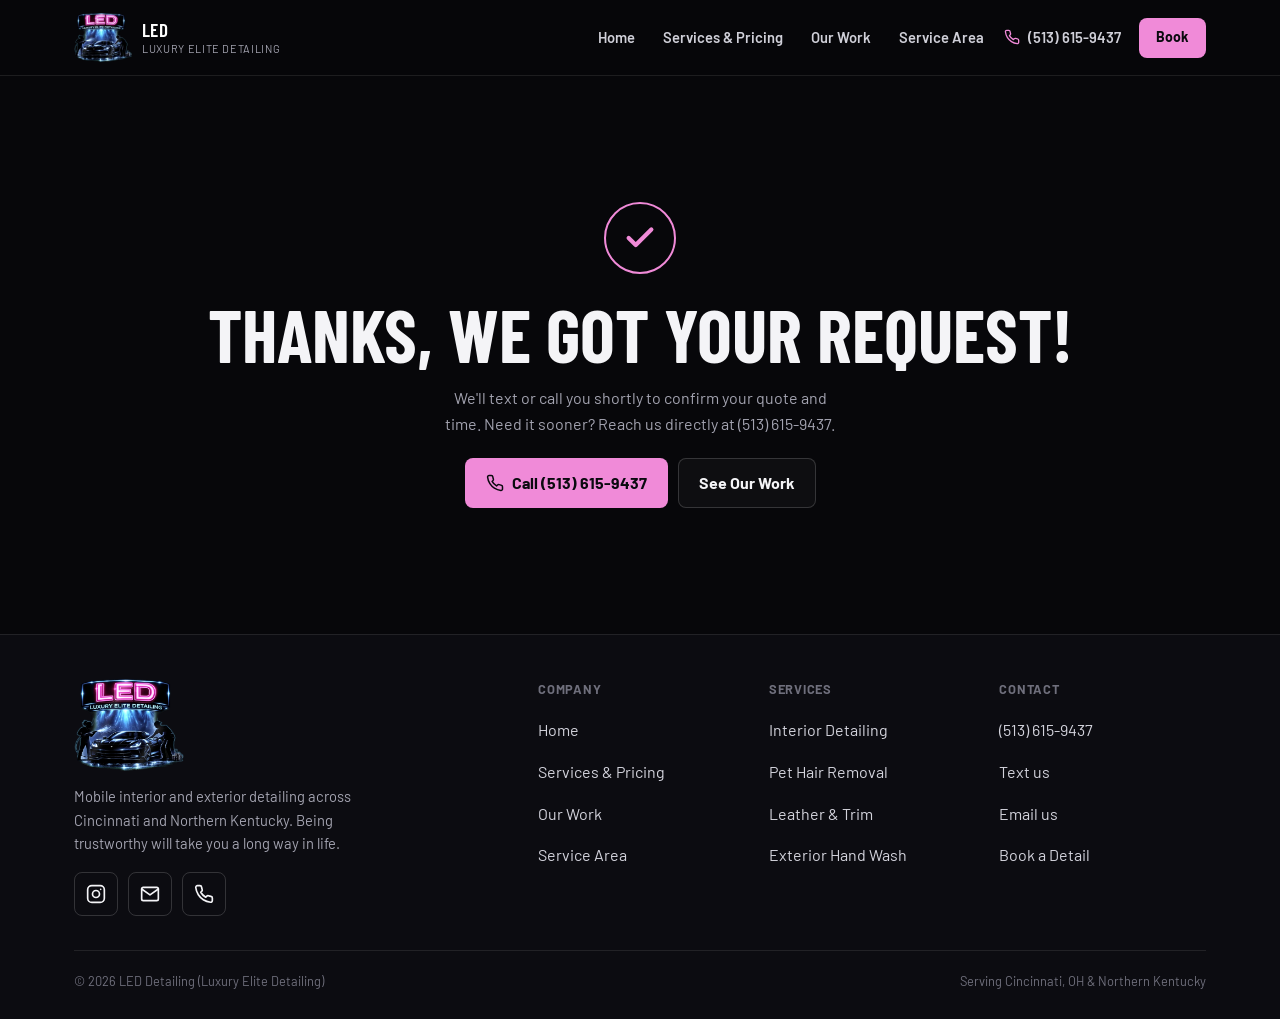
<file: thank-you.html>
<!DOCTYPE html>
<html lang="en" class="no-js">
<head>
  <meta charset="UTF-8" />
  <meta name="viewport" content="width=device-width, initial-scale=1, viewport-fit=cover" />
  <title>Request Sent | LED Detailing</title>
  <meta name="description" content="Thanks for your booking request. LED Detailing will text or call you shortly to confirm." />
  <link rel="canonical" href="https://luxuryelitedetailing.com/thank-you" />
  <meta name="theme-color" content="#07070a" />
  <meta property="og:type" content="website" />
  <meta property="og:site_name" content="LED Detailing" />
  <meta property="og:title" content="Request Sent | LED Detailing" />
  <meta property="og:description" content="Thanks for your booking request. LED Detailing will text or call you shortly to confirm." />
  <meta property="og:url" content="https://luxuryelitedetailing.com/thank-you" />
  <meta property="og:image" content="https://luxuryelitedetailing.com/assets/hero.jpg" />
  <meta name="twitter:card" content="summary_large_image" />
  <link rel="icon" href="assets/img/icon-192.png" type="image/png" />
  <link rel="apple-touch-icon" href="assets/img/apple-touch-icon.png" />
  <link rel="preconnect" href="https://fonts.googleapis.com" />
  <link rel="preconnect" href="https://fonts.gstatic.com" crossorigin />
  <link href="https://fonts.googleapis.com/css2?family=Barlow:wght@400;500;600;700&family=Barlow+Condensed:wght@600;700&display=swap" rel="stylesheet" />
  <link rel="stylesheet" href="assets/site.css?v=8" />
  <meta name="robots" content="noindex" />
</head>
<body>
  <a class="sr-only" href="#main">Skip to content</a>
  <header class="site-header">
    <div class="wrap">
      <a class="brand" href="index.html" aria-label="LED Detailing home">
        <img src="assets/img/logo-160.webp" width="160" height="134" alt="" />
        <span class="brand-text"><b class="neon">LED</b><small>Luxury Elite Detailing</small></span>
      </a>
      <nav class="nav-desktop" aria-label="Primary"><a href="index.html">Home</a><a href="services.html">Services &amp; Pricing</a><a href="our-work.html">Our Work</a><a href="index.html#areas">Service Area</a></nav>
      <a class="header-phone" href="tel:5136159437"><svg viewBox="0 0 24 24" fill="none" stroke="currentColor" stroke-width="2" stroke-linecap="round" stroke-linejoin="round" aria-hidden="true"><path d="M22 16.92v3a2 2 0 0 1-2.18 2 19.79 19.79 0 0 1-8.63-3.07 19.5 19.5 0 0 1-6-6 19.79 19.79 0 0 1-3.07-8.67A2 2 0 0 1 4.11 2h3a2 2 0 0 1 2 1.72c.13.96.36 1.9.7 2.81a2 2 0 0 1-.45 2.11L8.09 9.91a16 16 0 0 0 6 6l1.27-1.27a2 2 0 0 1 2.11-.45c.91.34 1.85.57 2.81.7A2 2 0 0 1 22 16.92z"/></svg>(513) 615-9437</a>
      <a class="btn btn-led btn-sm" href="index.html#booking-form">Book</a>
      <button class="menu-btn" aria-label="Menu" aria-expanded="false" aria-controls="menu"><span></span></button>
    </div>
  </header>
  <nav class="menu" id="menu" aria-label="Mobile">
    <a class="link" href="index.html">Home</a><a class="link" href="services.html">Services &amp; Pricing</a><a class="link" href="our-work.html">Our Work</a><a class="link" href="index.html#areas">Service Area</a>
    <a class="link" href="index.html#booking-form">Book a Detail</a>
    <div class="menu-cta">
      <a class="btn btn-led btn-block" href="tel:5136159437"><svg viewBox="0 0 24 24" fill="none" stroke="currentColor" stroke-width="2" stroke-linecap="round" stroke-linejoin="round" aria-hidden="true"><path d="M22 16.92v3a2 2 0 0 1-2.18 2 19.79 19.79 0 0 1-8.63-3.07 19.5 19.5 0 0 1-6-6 19.79 19.79 0 0 1-3.07-8.67A2 2 0 0 1 4.11 2h3a2 2 0 0 1 2 1.72c.13.96.36 1.9.7 2.81a2 2 0 0 1-.45 2.11L8.09 9.91a16 16 0 0 0 6 6l1.27-1.27a2 2 0 0 1 2.11-.45c.91.34 1.85.57 2.81.7A2 2 0 0 1 22 16.92z"/></svg> Call (513) 615-9437</a>
      <a class="btn btn-ghost btn-block" href="sms:5136159437"><svg viewBox="0 0 24 24" fill="none" stroke="currentColor" stroke-width="2" stroke-linecap="round" stroke-linejoin="round" aria-hidden="true"><path d="M21 15a2 2 0 0 1-2 2H7l-4 4V5a2 2 0 0 1 2-2h14a2 2 0 0 1 2 2z"/></svg> Text us</a>
      <a class="btn btn-ghost btn-block" href="https://www.instagram.com/luxuryelitedetailing/" target="_blank" rel="noopener"><svg viewBox="0 0 24 24" fill="none" stroke="currentColor" stroke-width="2" stroke-linecap="round" stroke-linejoin="round" aria-hidden="true"><rect x="2" y="2" width="20" height="20" rx="5"/><circle cx="12" cy="12" r="4.2"/><circle cx="17.6" cy="6.4" r="1" fill="currentColor" stroke="none"/></svg> @luxuryelitedetailing</a>
    </div>
  </nav>

  <main id="main">
  <section class="thanks">
    <div class="wrap">
      <div class="badge"><svg viewBox="0 0 24 24" fill="none" stroke="currentColor" stroke-width="3" stroke-linecap="round" stroke-linejoin="round" aria-hidden="true"><path d="M20 6 9 17l-5-5"/></svg></div>
      <h1>Thanks, we got your request!</h1>
      <p>We'll text or call you shortly to confirm your quote and time. Need it sooner? Reach us directly at (513) 615-9437.</p>
      <div class="row-actions">
        <a class="btn btn-led" href="tel:5136159437"><svg viewBox="0 0 24 24" fill="none" stroke="currentColor" stroke-width="2" stroke-linecap="round" stroke-linejoin="round" aria-hidden="true"><path d="M22 16.92v3a2 2 0 0 1-2.18 2 19.79 19.79 0 0 1-8.63-3.07 19.5 19.5 0 0 1-6-6 19.79 19.79 0 0 1-3.07-8.67A2 2 0 0 1 4.11 2h3a2 2 0 0 1 2 1.72c.13.96.36 1.9.7 2.81a2 2 0 0 1-.45 2.11L8.09 9.91a16 16 0 0 0 6 6l1.27-1.27a2 2 0 0 1 2.11-.45c.91.34 1.85.57 2.81.7A2 2 0 0 1 22 16.92z"/></svg> Call (513) 615-9437</a>
        <a class="btn btn-ghost" href="our-work.html">See Our Work</a>
      </div>
    </div>
  </section>
  </main>

  <footer class="site-footer">
    <div class="wrap">
      <div class="foot">
        <div class="foot-brand">
          <img src="assets/img/logo-400.webp" width="400" height="335" alt="LED Detailing (Luxury Elite Detailing) logo" loading="lazy" />
          <p>Mobile interior and exterior detailing across Cincinnati and Northern Kentucky. Being trustworthy will take you a long way in life.</p>
          <div class="socials">
            <a href="https://www.instagram.com/luxuryelitedetailing/" target="_blank" rel="noopener" aria-label="Instagram"><svg viewBox="0 0 24 24" fill="none" stroke="currentColor" stroke-width="2" stroke-linecap="round" stroke-linejoin="round" aria-hidden="true"><rect x="2" y="2" width="20" height="20" rx="5"/><circle cx="12" cy="12" r="4.2"/><circle cx="17.6" cy="6.4" r="1" fill="currentColor" stroke="none"/></svg></a>
            <a href="mailto:LuxuryEliteDetailing25@gmail.com" aria-label="Email"><svg viewBox="0 0 24 24" fill="none" stroke="currentColor" stroke-width="2" stroke-linecap="round" stroke-linejoin="round" aria-hidden="true"><rect x="2" y="4" width="20" height="16" rx="2"/><path d="m22 6-10 7L2 6"/></svg></a>
            <a href="tel:5136159437" aria-label="Call"><svg viewBox="0 0 24 24" fill="none" stroke="currentColor" stroke-width="2" stroke-linecap="round" stroke-linejoin="round" aria-hidden="true"><path d="M22 16.92v3a2 2 0 0 1-2.18 2 19.79 19.79 0 0 1-8.63-3.07 19.5 19.5 0 0 1-6-6 19.79 19.79 0 0 1-3.07-8.67A2 2 0 0 1 4.11 2h3a2 2 0 0 1 2 1.72c.13.96.36 1.9.7 2.81a2 2 0 0 1-.45 2.11L8.09 9.91a16 16 0 0 0 6 6l1.27-1.27a2 2 0 0 1 2.11-.45c.91.34 1.85.57 2.81.7A2 2 0 0 1 22 16.92z"/></svg></a>
          </div>
        </div>
        <div class="foot-cols">
          <div><h4>Company</h4><ul>
            <li><a href="index.html">Home</a></li>
            <li><a href="services.html">Services &amp; Pricing</a></li>
            <li><a href="our-work.html">Our Work</a></li>
            <li><a href="index.html#areas">Service Area</a></li>
          </ul></div>
          <div><h4>Services</h4><ul>
            <li><a href="services.html#interior">Interior Detailing</a></li>
            <li><a href="services.html#pet-hair">Pet Hair Removal</a></li>
            <li><a href="services.html#leather-trim">Leather &amp; Trim</a></li>
            <li><a href="services.html#exterior">Exterior Hand Wash</a></li>
          </ul></div>
          <div><h4>Contact</h4><ul>
            <li><a href="tel:5136159437">(513) 615-9437</a></li>
            <li><a href="sms:5136159437">Text us</a></li>
            <li><a href="mailto:LuxuryEliteDetailing25@gmail.com">Email us</a></li>
            <li><a href="index.html#booking-form">Book a Detail</a></li>
          </ul></div>
        </div>
      </div>
      <div class="foot-bottom">
        <span>&copy; <span id="year">2026</span> LED Detailing (Luxury Elite Detailing)</span>
        <span>Serving Cincinnati, OH &amp; Northern Kentucky</span>
      </div>
    </div>
  </footer>

  <div class="action-bar" role="navigation" aria-label="Quick contact">
    <a class="ab-call" href="tel:5136159437"><svg viewBox="0 0 24 24" fill="none" stroke="currentColor" stroke-width="2" stroke-linecap="round" stroke-linejoin="round" aria-hidden="true"><path d="M22 16.92v3a2 2 0 0 1-2.18 2 19.79 19.79 0 0 1-8.63-3.07 19.5 19.5 0 0 1-6-6 19.79 19.79 0 0 1-3.07-8.67A2 2 0 0 1 4.11 2h3a2 2 0 0 1 2 1.72c.13.96.36 1.9.7 2.81a2 2 0 0 1-.45 2.11L8.09 9.91a16 16 0 0 0 6 6l1.27-1.27a2 2 0 0 1 2.11-.45c.91.34 1.85.57 2.81.7A2 2 0 0 1 22 16.92z"/></svg> Call</a>
    <a class="ab-text" href="sms:5136159437"><svg viewBox="0 0 24 24" fill="none" stroke="currentColor" stroke-width="2" stroke-linecap="round" stroke-linejoin="round" aria-hidden="true"><path d="M21 15a2 2 0 0 1-2 2H7l-4 4V5a2 2 0 0 1 2-2h14a2 2 0 0 1 2 2z"/></svg> Text</a>
    <a class="ab-book" href="index.html#booking-form"><svg viewBox="0 0 24 24" fill="none" stroke="currentColor" stroke-width="2" stroke-linecap="round" stroke-linejoin="round" aria-hidden="true"><rect x="3" y="4" width="18" height="18" rx="2"/><path d="M16 2v4M8 2v4M3 10h18"/></svg> Book</a>
  </div>

  <div class="lightbox" role="dialog" aria-modal="true" aria-label="Photo viewer">
    <span class="lb-count"></span>
    <button class="lb-close" aria-label="Close">&times;</button>
    <button class="lb-prev" aria-label="Previous photo">&#8249;</button>
    <button class="lb-next" aria-label="Next photo">&#8250;</button>
    <img alt="" />
  </div>

  <script src="assets/site.js?v=6"></script>
  <script>try{localStorage.removeItem("led-cart")}catch(e){}</script>
</body>
</html>
</file>
<file: assets/site.css>
/* ==========================================================================
   LED Detailing (Luxury Elite Detailing) — site stylesheet
   Mobile-first: base styles target phones, min-width queries add desktop.
   Signature element: the pink → blue "LED strip" glow from the logo sign.
   ========================================================================== */

:root {
  --bg: #07070a;
  --bg-2: #0c0c11;
  --surface: #121219;
  --surface-2: #1a1a23;
  --line: rgba(255, 255, 255, 0.09);
  --line-2: rgba(255, 255, 255, 0.16);
  --ink: #f4f4f7;
  --muted: #a3a3b0;
  --dim: #6f6f7c;
  --pink: #f08ad8;
  --pink-2: #ff5fd0;
  --blue: #6aa3e3;
  --blue-2: #49b6ff;
  --strip: var(--pink);
  --glow-pink: none;
  --glow-blue: none;

  --r: 8px;
  --r-lg: 10px;
  --maxw: 1180px;
  --gutter: 16px;
  --header-h: 60px;
  --bar-h: 64px;

  --font-display: "Barlow Condensed", "Arial Narrow", system-ui, sans-serif;
  --font-body: "Barlow", system-ui, -apple-system, "Segoe UI", Roboto, sans-serif;
}

/* ---------- Reset ---------- */
*, *::before, *::after { box-sizing: border-box; }
* { margin: 0; }
html { -webkit-text-size-adjust: 100%; scroll-behavior: smooth; scroll-padding-top: calc(var(--header-h) + 8px); }
body {
  background: var(--bg);
  color: var(--ink);
  font: 400 16px/1.6 var(--font-body);
  -webkit-font-smoothing: antialiased;
  overflow-x: hidden;
  padding-bottom: calc(var(--bar-h) + env(safe-area-inset-bottom));
}
img, svg, picture { display: block; max-width: 100%; }
img { height: auto; }
a { color: inherit; text-decoration: none; }
button, input, select, textarea { font: inherit; color: inherit; }
button { cursor: pointer; background: none; border: 0; }
ul { list-style: none; padding: 0; }
:focus-visible { outline: 2px solid var(--pink); outline-offset: 2px; }
.sr-only { position: absolute; width: 1px; height: 1px; overflow: hidden; clip: rect(0 0 0 0); white-space: nowrap; }

h1, h2, h3 { font-family: var(--font-display); font-weight: 700; line-height: 1.02; letter-spacing: 0; }
h1, h2 { text-transform: uppercase; }
h3 { font-family: var(--font-body); font-weight: 700; line-height: 1.25; }
h1 { font-size: clamp(2.6rem, 11.5vw, 4.6rem); }
h2 { font-size: clamp(2rem, 8.6vw, 3.2rem); }
h3 { font-size: 1.1rem; }
p { color: var(--muted); }
b, strong { color: var(--ink); font-weight: 600; }

.wrap { width: 100%; max-width: var(--maxw); margin: 0 auto; padding: 0 var(--gutter); }
.section { padding: 64px 0; position: relative; }
.section.alt { background: var(--bg-2); }
.head { max-width: 640px; margin-bottom: 28px; }
.head.center { margin-left: auto; margin-right: auto; text-align: center; }
.head p { margin-top: 12px; font-size: 1.02rem; }

/* Eyebrow: small label with a lit "LED" dot */
.eyebrow {
  display: inline-flex; align-items: center; gap: 9px; margin-bottom: 12px;
  font-size: 0.82rem; font-weight: 600; letter-spacing: 0.06em; text-transform: uppercase; color: var(--pink);
}
.eyebrow::before { content: none; }
.eyebrow.blue { color: var(--pink); }


/* The LED strip: a glowing pink → blue line */
.strip { height: 1px; background: var(--line-2); }
.neon { color: #fff; }
.grad { color: var(--pink); }

/* ---------- Buttons ---------- */
.btn {
  display: inline-flex; align-items: center; justify-content: center; gap: 8px;
  min-height: 50px; padding: 0 20px; border-radius: 8px;
  font-weight: 700; font-size: 1rem; white-space: nowrap;
  border: 1px solid transparent; transition: transform .15s, box-shadow .2s, background .2s, color .2s;
  -webkit-tap-highlight-color: transparent;
}
.btn:active { transform: scale(0.97); }
.btn svg { width: 18px; height: 18px; flex: none; }
.btn-led { background: var(--pink); color: #0a0a0f; }
.btn-led:hover { background: #f6a6e3; }
.btn-ghost { border-color: var(--line-2); color: var(--ink); background: rgba(255, 255, 255, 0.03); }
.btn-ghost:hover { border-color: #fff; color: #fff; }
.btn-white { background: #fff; color: #0a0a0f; }
.btn-white:hover { background: var(--pink); }
.btn-sm { min-height: 40px; padding: 0 16px; font-size: 0.88rem; }
.btn-block { width: 100%; }

/* ---------- Header ---------- */
.site-header {
  position: sticky; top: 0; z-index: 50; height: var(--header-h);
  background: rgba(7, 7, 10, 0.78); backdrop-filter: saturate(160%) blur(14px); -webkit-backdrop-filter: saturate(160%) blur(14px);
  border-bottom: 1px solid var(--line);
}
.site-header .wrap { height: 100%; display: flex; align-items: center; gap: 12px; }
.brand { display: flex; align-items: center; gap: 10px; margin-right: auto; min-width: 0; }
.brand img { width: 46px; height: auto; }
.brand-text { display: flex; flex-direction: column; line-height: 1; }
.brand-text b { font-family: var(--font-display); font-size: 1.35rem; letter-spacing: 0.02em; }
.brand-text small { font-size: 0.68rem; letter-spacing: 0.06em; text-transform: uppercase; color: var(--muted); margin-top: 4px; white-space: nowrap; }
.nav-desktop { display: none; }
.header-phone { display: none; }
.menu-btn { width: 44px; height: 44px; display: grid; place-items: center; border-radius: 8px; }
.menu-btn span { display: block; width: 18px; height: 2px; background: #fff; border-radius: 2px; position: relative; transition: background .2s; }
.menu-btn span::before, .menu-btn span::after { content: ""; position: absolute; left: 0; width: 18px; height: 2px; background: #fff; border-radius: 2px; transition: transform .25s; }
.menu-btn span::before { top: -6px; }
.menu-btn span::after { top: 6px; }
.menu-open .menu-btn span { background: transparent; }
.menu-open .menu-btn span::before { transform: translateY(6px) rotate(45deg); }
.menu-open .menu-btn span::after { transform: translateY(-6px) rotate(-45deg); }

/* Mobile menu sheet */
.menu {
  position: fixed; inset: var(--header-h) 0 0 0; z-index: 49; background: rgba(7, 7, 10, 0.97);
  padding: 20px var(--gutter) calc(30px + env(safe-area-inset-bottom)); display: flex; flex-direction: column; gap: 6px;
  opacity: 0; visibility: hidden; transform: translateY(-8px); transition: opacity .2s, transform .2s, visibility .2s; overflow-y: auto;
}
.menu-open .menu { opacity: 1; visibility: visible; transform: none; }
.menu a.link { display: flex; justify-content: space-between; align-items: center; padding: 16px 4px; font-family: var(--font-display); font-weight: 700; text-transform: uppercase; font-size: 1.6rem; border-bottom: 1px solid var(--line); }
.menu a.link::after { content: none; }
.menu a.link[aria-current="page"] { color: var(--pink); }
.menu .menu-cta { margin-top: auto; display: grid; gap: 10px; padding-top: 24px; }
.menu-open { overflow: hidden; }

/* ---------- Hero ---------- */
.hero { position: relative; min-height: calc(100svh - var(--header-h) - var(--bar-h)); display: flex; align-items: flex-end; overflow: hidden; isolation: isolate; }
.hero-bg, .hero-bg img { position: absolute; inset: 0; width: 100%; height: 100%; object-fit: cover; z-index: -2; }
.hero::before {
  content: ""; position: absolute; inset: 0; z-index: -1;
  background:
    linear-gradient(180deg, rgba(7,7,10,0.25) 0%, rgba(7,7,10,0.45) 40%, rgba(7,7,10,0.92) 78%, var(--bg) 100%);
}
.hero .wrap { padding-top: 120px; padding-bottom: 32px; }
.hero h1 { max-width: 15ch; }
.hero-sub { margin-top: 14px; font-size: 1.05rem; color: #d3d3dc; max-width: 36ch; }
.hero-price { margin-top: 14px; font-size: 0.98rem; color: #d3d3dc; }
.hero-price b { color: var(--pink); }
.hero-actions { display: grid; grid-template-columns: 1fr 1fr; gap: 10px; margin-top: 22px; }
.hero-actions .btn { padding: 0 12px; }

/* Facts ticker: swipeable chips on phones */
.facts { border-top: 1px solid var(--line); border-bottom: 1px solid var(--line); background: var(--bg-2); }
.facts ul { display: flex; flex-wrap: wrap; gap: 6px 0; padding: 14px var(--gutter); max-width: var(--maxw); margin: 0 auto; }
.facts ul::-webkit-scrollbar { display: none; }
.facts li { display: flex; align-items: center; font-size: 0.92rem; font-weight: 600; color: #d3d3dc; white-space: nowrap; }
.facts li + li::before { content: "/"; color: var(--dim); margin: 0 10px; font-weight: 400; }
.facts li svg { display: none; }

/* ---------- Before / after ---------- */
.ba { position: relative; border-radius: var(--r-lg); overflow: hidden; aspect-ratio: 4 / 5; background: #000; --pos: 50%; user-select: none; touch-action: pan-y; border: 1px solid var(--line); }
.ba img { position: absolute; inset: 0; width: 100%; height: 100%; object-fit: cover; pointer-events: none; }
.ba .ba-before { clip-path: inset(0 calc(100% - var(--pos)) 0 0); }
.ba .ba-line { position: absolute; top: 0; bottom: 0; left: var(--pos); width: 2px; margin-left: -1px; background: #fff; pointer-events: none; }
.ba .ba-knob { position: absolute; top: 50%; left: var(--pos); width: 44px; height: 44px; margin: -22px 0 0 -22px; border-radius: 50%; background: #fff; color: #0a0a0f; display: grid; place-items: center; box-shadow: 0 2px 10px rgba(0,0,0,0.5); pointer-events: none; }
.ba .ba-knob svg { width: 24px; height: 24px; }
.ba input { position: absolute; inset: 0; width: 100%; height: 100%; opacity: 0; margin: 0; cursor: ew-resize; }
.ba .tag { position: absolute; top: 12px; z-index: 2; padding: 4px 9px; border-radius: 4px; font-size: 0.74rem; font-weight: 700; letter-spacing: 0.04em; text-transform: uppercase; background: rgba(7,7,10,0.72); backdrop-filter: blur(6px); pointer-events: none; }
.ba .tag.before { left: 12px; }
.ba .tag.after { right: 12px; color: var(--pink); }
.ba-cap { margin-top: 12px; font-size: 0.92rem; font-weight: 600; color: var(--muted); text-align: center; }
.ba-hint { display: flex; align-items: center; justify-content: center; gap: 8px; margin-top: 6px; font-size: 0.8rem; color: var(--dim); }

/* Pair switcher on the home page */
.ba-switch { display: flex; gap: 8px; overflow-x: auto; scrollbar-width: none; margin: -4px -4px 10px; padding: 4px; }
.ba-switch::-webkit-scrollbar { display: none; }
.ba-switch button { flex: none; min-height: 40px; padding: 0 14px; border-radius: 6px; border: 1px solid var(--line-2); font-size: 0.86rem; font-weight: 600; color: var(--muted); }
.ba-switch button[aria-pressed="true"] { color: #0a0a0f; background: #fff; border-color: #fff; }

.proof-list { display: grid; gap: 12px; margin-top: 22px; }
.proof-list li { display: flex; gap: 12px; align-items: flex-start; color: #d3d3dc; }
.check { flex: none; width: 18px; color: var(--blue); font-weight: 600; font-size: 1.1rem; line-height: 1.4; }
.check::before { content: "✓"; }
.check svg { display: none; }

.ba-grid { display: grid; gap: 28px; }

/* ---------- Packages ---------- */
.pkgs {
  display: flex; gap: 14px; overflow-x: auto; scroll-snap-type: x mandatory; scrollbar-width: none;
  margin: 0 calc(var(--gutter) * -1); padding: 18px var(--gutter) 6px; scroll-padding: 0 var(--gutter);
}
.pkgs::-webkit-scrollbar { display: none; }
.pkg {
  flex: 0 0 86%; scroll-snap-align: center; position: relative; display: flex; flex-direction: column;
  background: var(--surface); border: 1px solid var(--line); border-radius: var(--r-lg); padding: 26px 22px 22px;
}
.pkg.featured { order: -1; border-color: var(--pink); }

.pkg .ribbon { position: absolute; top: -11px; left: 22px; padding: 4px 10px; border-radius: 4px; background: var(--pink); color: #0a0a0f; font-size: 0.72rem; font-weight: 700; letter-spacing: 0.04em; text-transform: uppercase; }
.pkg .tier { font-size: 0.8rem; font-weight: 600; letter-spacing: 0.04em; text-transform: uppercase; color: var(--blue); }
.pkg h3 { font-family: var(--font-display); text-transform: uppercase; font-size: 1.8rem; line-height: 1; margin-top: 4px; }
.pkg .for { font-size: 0.92rem; margin-top: 6px; }
.seg { display: grid; grid-template-columns: 1fr 1fr; gap: 4px; padding: 4px; margin-top: 18px; border-radius: 8px; background: var(--bg); border: 1px solid var(--line); }
.seg button { min-height: 40px; border-radius: 6px; font-size: 0.88rem; font-weight: 600; color: var(--muted); transition: background .2s, color .2s; }
.seg button[aria-pressed="true"] { background: #fff; color: #0a0a0f; }
.price { margin-top: 18px; font-family: var(--font-display); font-size: 3.2rem; font-weight: 700; line-height: 1; }
.price sup { font-size: 0.5em; vertical-align: 0.6em; margin-right: 2px; }
.save { display: inline-block; margin-top: 12px; padding: 5px 12px; border-radius: 100px; background: var(--blue); color: #0a0a0f; font-size: 0.86rem; font-weight: 700; }
.includes { display: grid; gap: 10px; margin: 18px 0 22px; flex: 1; align-content: start; }
.includes li { display: flex; gap: 10px; font-size: 0.94rem; color: #d3d3dc; }
.includes li::before { content: "✓"; flex: none; width: 18px; color: var(--blue); font-weight: 600; }
.pkg .opt[hidden] { display: none; }
.pkg .btn { width: 100%; }
.dots { display: flex; justify-content: center; gap: 8px; margin-top: 14px; }
.dots span { width: 7px; height: 7px; border-radius: 100px; background: var(--line-2); transition: width .25s, background .25s; }
.dots span.on { width: 22px; background: var(--pink); }
.pkg-trust { display: grid; gap: 8px; margin-top: 24px; font-size: 0.9rem; color: var(--muted); }
.pkg-trust li { display: flex; gap: 10px; align-items: center; }
.pkg-trust li::before { content: "✓"; color: var(--blue); font-weight: 600; flex: none; }

.addons { margin-top: 40px; border: 1px solid var(--line); border-radius: var(--r-lg); background: var(--surface); padding: 6px 20px; }
.addons li { display: flex; justify-content: space-between; gap: 16px; padding: 15px 0; border-bottom: 1px solid var(--line); font-weight: 600; }
.addons li:last-child { border-bottom: 0; }
.addons li span:last-child { color: var(--muted); font-weight: 500; font-size: 0.9rem; }

/* ---------- Steps ---------- */
.steps { display: grid; gap: 12px; counter-reset: s; }
.step { display: grid; grid-template-columns: 44px 1fr; gap: 12px; align-items: start; padding: 18px 0; border-top: 1px solid var(--line); }
.step::before { counter-increment: s; content: "0" counter(s); font-family: var(--font-display); font-weight: 700; font-size: 2rem; line-height: 1; color: var(--pink); }
.step h3 { font-size: 1.08rem; margin-bottom: 4px; }
.step p { font-size: 0.93rem; }

/* ---------- Photo rail (home) & gallery ---------- */
.rail { display: flex; gap: 10px; overflow-x: auto; scroll-snap-type: x mandatory; scrollbar-width: none; margin: 0 calc(var(--gutter) * -1); padding: 0 var(--gutter); scroll-padding: 0 var(--gutter); }
.rail::-webkit-scrollbar { display: none; }
.rail figure { flex: 0 0 72%; scroll-snap-align: start; }
.shot { position: relative; border-radius: var(--r); overflow: hidden; aspect-ratio: 3 / 4; background: var(--surface); border: 1px solid var(--line); cursor: zoom-in; }
.shot img { width: 100%; height: 100%; object-fit: cover; transition: transform .5s; }
.shot:hover img { transform: scale(1.04); }
.shot figcaption, .shot .cap { position: absolute; left: 0; right: 0; bottom: 0; padding: 30px 12px 10px; font-size: 0.8rem; font-weight: 600; color: #fff; background: linear-gradient(transparent, rgba(0,0,0,0.75)); }
.row-actions { display: flex; flex-wrap: wrap; gap: 10px; margin-top: 22px; }
.row-actions .btn { flex: 1 1 auto; }

.filters { display: flex; gap: 8px; overflow-x: auto; scrollbar-width: none; margin-bottom: 18px; }
.filters::-webkit-scrollbar { display: none; }
.filters button { flex: none; min-height: 40px; padding: 0 16px; border-radius: 6px; border: 1px solid var(--line-2); font-weight: 600; font-size: 0.88rem; color: var(--muted); }
.filters button[aria-pressed="true"] { background: #fff; color: #0a0a0f; border-color: #fff; }
.gallery { display: grid; grid-template-columns: 1fr 1fr; gap: 8px; }
.gallery .shot[hidden] { display: none; }

/* ---------- About / motto ---------- */
.about { display: grid; gap: 26px; }
.about-media { position: relative; border-radius: var(--r-lg); overflow: hidden; aspect-ratio: 4 / 5; border: 1px solid var(--line); }
.about-media img { width: 100%; height: 100%; object-fit: cover; }
.about-media .strip { position: absolute; left: 0; right: 0; bottom: 0; }
.motto { font-family: var(--font-display); font-weight: 700; text-transform: uppercase; font-size: clamp(2rem, 8.4vw, 3rem); line-height: 1.02; color: #fff; }
.motto em { font-style: normal; }
.about p.body { margin-top: 16px; }

/* ---------- Service area ---------- */
.area-card { border-radius: var(--r-lg); border: 1px solid var(--line); background: var(--surface); padding: 28px 22px; }
.chips { display: flex; flex-wrap: wrap; gap: 8px; margin-top: 18px; }
.chips span { padding: 8px 14px; border-radius: 6px; border: 1px solid var(--line-2); font-weight: 600; font-size: 0.92rem; background: rgba(255,255,255,0.03); }
.area-card .row-actions { margin-top: 20px; }

/* ---------- Services detail ---------- */
.svc { display: grid; gap: 22px; }
.svc + .svc { margin-top: 56px; padding-top: 56px; border-top: 1px solid var(--line); }
.svc-media { border-radius: var(--r-lg); overflow: hidden; aspect-ratio: 4 / 3; border: 1px solid var(--line); }
.svc-media img { width: 100%; height: 100%; object-fit: cover; }
.svc .lead { margin-top: 12px; color: #d3d3dc; }
.why { margin-top: 16px; padding: 14px 16px; border-radius: 12px; background: var(--surface); border-left: 2px solid var(--pink); font-size: 0.94rem; }
.svc .btn { margin-top: 22px; }

/* ---------- FAQ ---------- */
.faq { display: grid; gap: 10px; max-width: 780px; margin: 0 auto; }
.faq details { border: 1px solid var(--line); border-radius: var(--r); background: var(--surface); }
.faq summary { list-style: none; cursor: pointer; display: flex; justify-content: space-between; align-items: center; gap: 14px; padding: 18px; min-height: 56px; font-weight: 600; }
.faq summary::-webkit-details-marker { display: none; }
.faq summary::after { content: "+"; flex: none; font-size: 1.4rem; line-height: 1; color: var(--pink); transition: transform .2s; }
.faq details[open] summary::after { transform: rotate(45deg); }
.faq details p { padding: 0 18px 18px; font-size: 0.95rem; }
.faq details a { color: var(--pink); text-decoration: underline; }

/* ---------- Page hero (subpages) ---------- */
.page-hero { position: relative; padding: 46px 0 34px; overflow: hidden; background: var(--bg-2); }
.crumbs { font-size: 0.82rem; color: var(--dim); margin-bottom: 14px; }
.crumbs a { color: var(--muted); }
.page-hero p { margin-top: 12px; max-width: 52ch; font-size: 1.02rem; }
.page-hero .strip { position: absolute; left: 0; right: 0; bottom: 0; }

/* ---------- Booking ---------- */
.book { display: grid; gap: 28px; }
.book-copy .perks { display: grid; gap: 12px; margin-top: 20px; }
.book-copy .perks li { display: flex; gap: 12px; color: #d3d3dc; }
.contact-quick { display: grid; grid-template-columns: 1fr 1fr; gap: 10px; margin-top: 22px; }
.form { position: relative; border-radius: var(--r-lg); background: var(--surface); border: 1px solid var(--line); padding: 22px 18px; }
.form h3 { font-size: 1.25rem; }
.form > p { font-size: 0.92rem; margin-top: 4px; }
.fieldset { border: 0; padding: 0; margin: 20px 0 0; min-width: 0; }
.legend, .field label { display: block; font-size: 0.84rem; font-weight: 600; color: #dcdce4; margin-bottom: 8px; padding: 0; }
.legend small, .field label small { color: var(--dim); font-weight: 500; }
.field { margin-top: 16px; }
.field input, .field textarea, .field select {
  width: 100%; min-height: 52px; padding: 12px 14px; border-radius: 12px;
  background: var(--bg); border: 1px solid var(--line-2); color: var(--ink);
  font-size: 16px; /* 16px stops iOS from zooming in on focus */
  transition: border-color .2s, box-shadow .2s;
}
.field textarea { min-height: 96px; resize: vertical; }
.field input:focus, .field textarea:focus, .field select:focus { outline: none; border-color: var(--pink); box-shadow: 0 0 0 3px rgba(255,95,208,0.18); }
.field input::placeholder, .field textarea::placeholder { color: var(--dim); }
.field input[type="date"] { color-scheme: dark; }
.two { display: grid; gap: 0 12px; }

/* Tappable choice chips (radio buttons) */
.choices { display: grid; grid-template-columns: 1fr 1fr; gap: 8px; }
.choice { position: relative; }
.choice input { position: absolute; opacity: 0; inset: 0; margin: 0; cursor: pointer; }
.choice span { display: flex; flex-direction: column; justify-content: center; min-height: 54px; padding: 8px 12px; border-radius: 12px; border: 1px solid var(--line-2); background: var(--bg); font-size: 0.88rem; font-weight: 600; line-height: 1.25; transition: border-color .15s, background .15s; }
.choice span small { font-weight: 500; color: var(--muted); font-size: 0.8rem; margin-top: 2px; }
.choice input:checked + span { border-color: var(--pink); background: rgba(255,95,208,0.1); box-shadow: inset 0 0 0 1px var(--pink); }
.choice input:focus-visible + span { outline: 2px solid var(--blue-2); outline-offset: 2px; }
.choice.wide { grid-column: 1 / -1; }
.form .btn-block { margin-top: 22px; min-height: 56px; font-size: 1.02rem; }
.form-note { margin-top: 12px; font-size: 0.8rem; color: var(--dim); text-align: center; }

/* ---------- CTA band ---------- */
.cta-band { text-align: center; border-radius: var(--r-lg); padding: 40px 22px; border: 1px solid var(--line); background: var(--surface); }
.cta-band p { margin: 12px auto 0; max-width: 46ch; }
.cta-band .row-actions { justify-content: center; }

/* ---------- Footer ---------- */
.site-footer { border-top: 1px solid var(--line); padding: 44px 0 28px; background: var(--bg-2); }
.foot { display: grid; gap: 30px; }
.foot-brand img { width: 110px; }
.foot-brand p { margin-top: 14px; font-size: 0.92rem; max-width: 36ch; }
.foot h4 { font-size: 0.8rem; letter-spacing: 0.06em; text-transform: uppercase; color: var(--dim); margin-bottom: 12px; font-weight: 700; }
.foot ul { display: grid; gap: 4px; }
.foot ul a { display: inline-block; padding: 6px 0; color: #d3d3dc; }
.foot ul a:hover { color: var(--pink); }
.foot-cols { display: grid; grid-template-columns: 1fr 1fr; gap: 24px; }
.socials { display: flex; gap: 10px; margin-top: 16px; }
.socials a { width: 44px; height: 44px; border-radius: 8px; border: 1px solid var(--line-2); display: grid; place-items: center; }
.socials a:hover { border-color: var(--pink); color: var(--pink); }
.socials svg { width: 20px; height: 20px; }
.foot-bottom { margin-top: 34px; padding-top: 20px; border-top: 1px solid var(--line); display: flex; flex-direction: column; gap: 6px; font-size: 0.8rem; color: var(--dim); }

/* ---------- Mobile action bar ---------- */
.action-bar {
  position: fixed; left: 0; right: 0; bottom: 0; z-index: 60;
  display: grid; grid-template-columns: 1fr 1fr 1.5fr; gap: 8px;
  padding: 8px 10px calc(8px + env(safe-area-inset-bottom));
  background: rgba(10, 10, 14, 0.92); backdrop-filter: blur(14px); -webkit-backdrop-filter: blur(14px);
  border-top: 1px solid var(--line); transition: transform .25s;
}

.action-bar a { display: flex; align-items: center; justify-content: center; gap: 7px; min-height: 48px; border-radius: 8px; font-weight: 700; font-size: 0.92rem; }
.action-bar a svg { width: 18px; height: 18px; }
.action-bar .ab-call, .action-bar .ab-text { border: 1px solid var(--line-2); }
.action-bar .ab-book { background: var(--pink); color: #0a0a0f; }
.action-bar.hide { transform: translateY(110%); }

/* ---------- Lightbox ---------- */
.lightbox { position: fixed; inset: 0; z-index: 100; background: rgba(0,0,0,0.95); display: none; align-items: center; justify-content: center; padding: 60px 10px; touch-action: pan-y; }
.lightbox.open { display: flex; }
.lightbox img { max-height: 100%; max-width: 100%; border-radius: 12px; object-fit: contain; }
.lightbox button { position: absolute; width: 48px; height: 48px; border-radius: 50%; background: rgba(255,255,255,0.1); color: #fff; font-size: 1.5rem; display: grid; place-items: center; }
.lb-close { top: 12px; right: 12px; }
.lb-prev { left: 10px; top: 50%; margin-top: -24px; }
.lb-next { right: 10px; top: 50%; margin-top: -24px; }
.lb-count { position: absolute; top: 24px; left: 50%; transform: translateX(-50%); font-size: 0.85rem; color: var(--muted); }

/* ---------- Thank-you ---------- */
.thanks { min-height: 62svh; display: grid; place-items: center; text-align: center; padding: 60px 0; }
.thanks .badge { width: 72px; height: 72px; margin: 0 auto 22px; border-radius: 50%; display: grid; place-items: center; border: 2px solid var(--pink); color: var(--pink); }
.thanks .badge svg { width: 34px; height: 34px; }
.thanks p { margin: 14px auto 0; max-width: 44ch; }
.thanks .row-actions { justify-content: center; }

/* ---------- Reveal on scroll ---------- */
.reveal { opacity: 1; }
.reveal.in { opacity: 1; transform: none; }
.no-js .reveal { opacity: 1; transform: none; }

@media (prefers-reduced-motion: reduce) {
  html { scroll-behavior: auto; }
  *, *::before, *::after { transition-duration: 0.01ms !important; animation-duration: 0.01ms !important; }
  .reveal { opacity: 1; transform: none; }
}

/* ==========================================================================
   Larger screens
   ========================================================================== */
@media (min-width: 600px) {
  :root { --gutter: 24px; }
  .hero-actions { display: flex; flex-wrap: wrap; }
  .hero-actions .btn { padding: 0 26px; }
  .pkg { flex-basis: 60%; }
  .rail figure { flex-basis: 40%; }
  .gallery { grid-template-columns: repeat(3, 1fr); gap: 12px; }
  .two { grid-template-columns: 1fr 1fr; }
  .choices { grid-template-columns: repeat(3, 1fr); }
  .form { padding: 30px 28px; }
  .foot-bottom { flex-direction: row; justify-content: space-between; }
  .contact-quick { display: flex; flex-wrap: wrap; }
}

@media (min-width: 960px) {
  :root { --header-h: 76px; --bar-h: 0px; }
  body { padding-bottom: 0; }
  .action-bar { display: none; }
  .section { padding: 104px 0; }
  .head { margin-bottom: 44px; }
  .brand img { width: 58px; }
  .brand-text b { font-size: 1.2rem; }
  .menu-btn, .menu { display: none; }
  .nav-desktop { display: flex; gap: 28px; margin-right: 8px; }
  .nav-desktop a { font-size: 0.92rem; font-weight: 600; color: #cfcfd8; padding: 6px 0; position: relative; }
  .nav-desktop a:hover, .nav-desktop a[aria-current="page"] { color: #fff; }
  .nav-desktop a[aria-current="page"]::after { content: ""; position: absolute; left: 0; right: 0; bottom: -2px; height: 2px; background: var(--pink); }
  .header-phone { display: inline-flex; align-items: center; gap: 8px; font-weight: 600; font-size: 0.92rem; color: #cfcfd8; margin-right: 6px; }
  .header-phone svg { width: 16px; height: 16px; color: var(--pink); }

  .hero { min-height: min(86vh, 820px); align-items: center; }
  .hero .wrap { padding-top: 90px; padding-bottom: 90px; }
  .hero::before {
    background:
      linear-gradient(90deg, rgba(7,7,10,0.94) 0%, rgba(7,7,10,0.75) 42%, rgba(7,7,10,0.15) 100%),
      linear-gradient(180deg, transparent 70%, var(--bg) 100%);
  }
  .hero-sub { font-size: 1.15rem; }

  .facts ul { justify-content: center; }

  .split { display: grid; grid-template-columns: 1fr 1fr; gap: 64px; align-items: center; }
  .split.flip > :first-child { order: 2; }

  .pkgs { display: grid; grid-template-columns: repeat(3, 1fr); gap: 20px; overflow: visible; margin: 0; padding: 18px 0 0; }
  .pkg { padding: 32px 26px 26px; }
  .pkg.featured { order: 0; }
  .dots { display: none; }
  .pkg-trust { grid-auto-flow: column; justify-content: center; gap: 28px; }

  .steps { grid-template-columns: repeat(3, 1fr); gap: 18px; }
  .step { grid-template-columns: 1fr; padding: 22px 0; }

  .rail { display: grid; grid-template-columns: repeat(4, 1fr); overflow: visible; margin: 0; padding: 0; gap: 14px; }
  .rail figure { flex: none; }
  .row-actions .btn { flex: 0 0 auto; }

  .gallery { grid-template-columns: repeat(4, 1fr); gap: 14px; }
  .ba-grid { grid-template-columns: 1fr 1fr; gap: 36px; }

  .about { grid-template-columns: 0.9fr 1.1fr; gap: 64px; align-items: center; }
  .area-card { padding: 44px; display: grid; grid-template-columns: 1.2fr 1fr; gap: 40px; align-items: center; }
  .area-card .chips { margin-top: 0; }

  .svc { grid-template-columns: 1fr 1fr; gap: 56px; align-items: center; }
  .svc.flip .svc-media { order: 2; }
  .svc-media { aspect-ratio: 4 / 5; }
  .svc + .svc { margin-top: 80px; padding-top: 80px; }
  .addons { display: grid; grid-template-columns: 1fr 1fr; column-gap: 40px; padding: 10px 30px; }
  .addons li:nth-last-child(2):nth-child(odd) { border-bottom: 0; }

  .book { grid-template-columns: 0.85fr 1.15fr; gap: 56px; align-items: start; }
  .book-copy { position: sticky; top: calc(var(--header-h) + 30px); }
  .form { padding: 36px; }

  .foot { grid-template-columns: 1.3fr 2fr; }
  .foot-cols { grid-template-columns: repeat(3, 1fr); }
  .cta-band { padding: 64px 40px; }
}

/* ==========================================================================
   Cart: package + add-ons, checked out through the booking form
   ========================================================================== */
.cart-btn { position: relative; width: 44px; height: 44px; display: grid; place-items: center; border-radius: 8px; color: #fff; }
.cart-btn svg { width: 22px; height: 22px; }
.cart-btn .count { position: absolute; top: 4px; right: 2px; min-width: 18px; height: 18px; padding: 0 5px; border-radius: 9px; background: var(--pink); color: #0a0a0f; font-size: 0.72rem; font-weight: 700; line-height: 18px; text-align: center; }
.cart-btn .count:empty { display: none; }

.addon-list { margin-top: 18px; border-top: 1px solid var(--line); }
.addon-list li { display: flex; align-items: center; gap: 14px; padding: 14px 0; border-bottom: 1px solid var(--line); }
.addon-list .a-name { flex: 1; font-weight: 600; }
.addon-list .a-name small { display: block; font-weight: 500; font-size: 0.86rem; color: var(--muted); }
.add-btn { flex: none; min-width: 84px; min-height: 40px; padding: 0 14px; border-radius: 6px; border: 1px solid var(--line-2); font-weight: 700; font-size: 0.9rem; }
.add-btn[aria-pressed="true"] { background: var(--pink); border-color: var(--pink); color: #0a0a0f; }
.addons-pick { margin-top: 44px; }
.addons-pick > p { margin-top: 6px; }

.cart { position: fixed; inset: 0; z-index: 90; visibility: hidden; }
.cart.open { visibility: visible; }
.cart-shade { position: absolute; inset: 0; background: rgba(0,0,0,0.6); opacity: 0; transition: opacity .2s; }
.cart.open .cart-shade { opacity: 1; }
.cart-panel {
  position: absolute; left: 0; right: 0; bottom: 0; max-height: 86svh; overflow-y: auto;
  background: var(--surface); border-top: 1px solid var(--line-2); border-radius: 12px 12px 0 0;
  padding: 18px var(--gutter) calc(18px + env(safe-area-inset-bottom));
  transform: translateY(100%); transition: transform .25s ease;
}
.cart.open .cart-panel { transform: none; }
.cart-top { display: flex; align-items: center; justify-content: space-between; }
.cart-top h2 { font-size: 2rem; }
.cart-close { width: 44px; height: 44px; font-size: 1.6rem; color: var(--muted); }
.cart-items { margin-top: 10px; border-top: 1px solid var(--line); }
.cart-items li { display: flex; align-items: center; gap: 12px; padding: 14px 0; border-bottom: 1px solid var(--line); }
.cart-items .ci-name { flex: 1; font-weight: 600; }
.cart-items .ci-name small { display: block; font-size: 0.82rem; font-weight: 500; color: var(--muted); }
.cart-items .ci-price { font-weight: 700; white-space: nowrap; }
.cart-items .ci-price.q { font-weight: 500; color: var(--muted); font-size: 0.88rem; }
.ci-remove { width: 36px; height: 36px; border-radius: 6px; color: var(--muted); font-size: 1.2rem; }
.ci-remove:hover { color: #fff; background: var(--surface-2); }
.cart-empty { padding: 22px 0; color: var(--muted); }
.cart-suggest { margin-top: 18px; }
.cart-suggest h3 { font-size: 0.86rem; text-transform: uppercase; letter-spacing: 0.06em; color: var(--muted); }
.cart-suggest .chips-row { display: flex; flex-wrap: wrap; gap: 8px; margin-top: 10px; }
.cart-suggest button { min-height: 38px; padding: 0 12px; border-radius: 6px; border: 1px dashed var(--line-2); font-size: 0.88rem; font-weight: 600; }
.cart-suggest button:hover { border-color: var(--pink); color: var(--pink); }
.cart-total { display: flex; justify-content: space-between; align-items: baseline; margin-top: 18px; font-weight: 700; font-size: 1.1rem; }
.cart-total b { font-family: var(--font-display); font-size: 2rem; }
.cart-note { font-size: 0.86rem; margin-top: 4px; }
.cart-actions { display: grid; gap: 8px; margin-top: 16px; }
.cart-open { overflow: hidden; }

.form-cart { margin-top: 18px; padding: 14px; border-radius: 8px; border: 1px solid var(--line-2); background: var(--bg); font-size: 0.92rem; }
.form-cart[hidden] { display: none; }
.form-cart b { display: block; margin-bottom: 4px; }
.form-cart button { color: var(--pink); text-decoration: underline; font-weight: 600; margin-top: 6px; }
.choice.check-box span { flex-direction: row; align-items: center; justify-content: flex-start; gap: 8px; }

@media (min-width: 960px) {
  .cart-panel { left: auto; top: 0; width: 420px; max-height: none; border-radius: 0; border-top: 0; border-left: 1px solid var(--line-2); padding: 26px 28px; transform: translateX(100%); }
  .addon-list { display: grid; grid-template-columns: 1fr 1fr; column-gap: 40px; }
}
/* Phones: header keeps logo, cart and menu; booking lives in the bottom bar */
.site-header .btn-sm { display: none; }
@media (min-width: 600px) { .site-header .btn-sm { display: inline-flex; } }

/* Call buttons: blue outline so "call" reads differently from "book" (pink) */
.action-bar .ab-call, a.btn-ghost[href^="tel:"] { border-color: var(--blue); color: var(--blue); }
a.btn-ghost[href^="tel:"]:hover { border-color: #9cc4f0; color: #9cc4f0; }
/* Hero: Call Now is a primary action too, so it gets a solid blue fill over the photo */
.hero-actions a.btn-ghost[href^="tel:"] { background: var(--blue); border-color: var(--blue); color: #0a0a0f; }
.hero-actions a.btn-ghost[href^="tel:"]:hover { background: #9cc4f0; border-color: #9cc4f0; color: #0a0a0f; }
</file>
